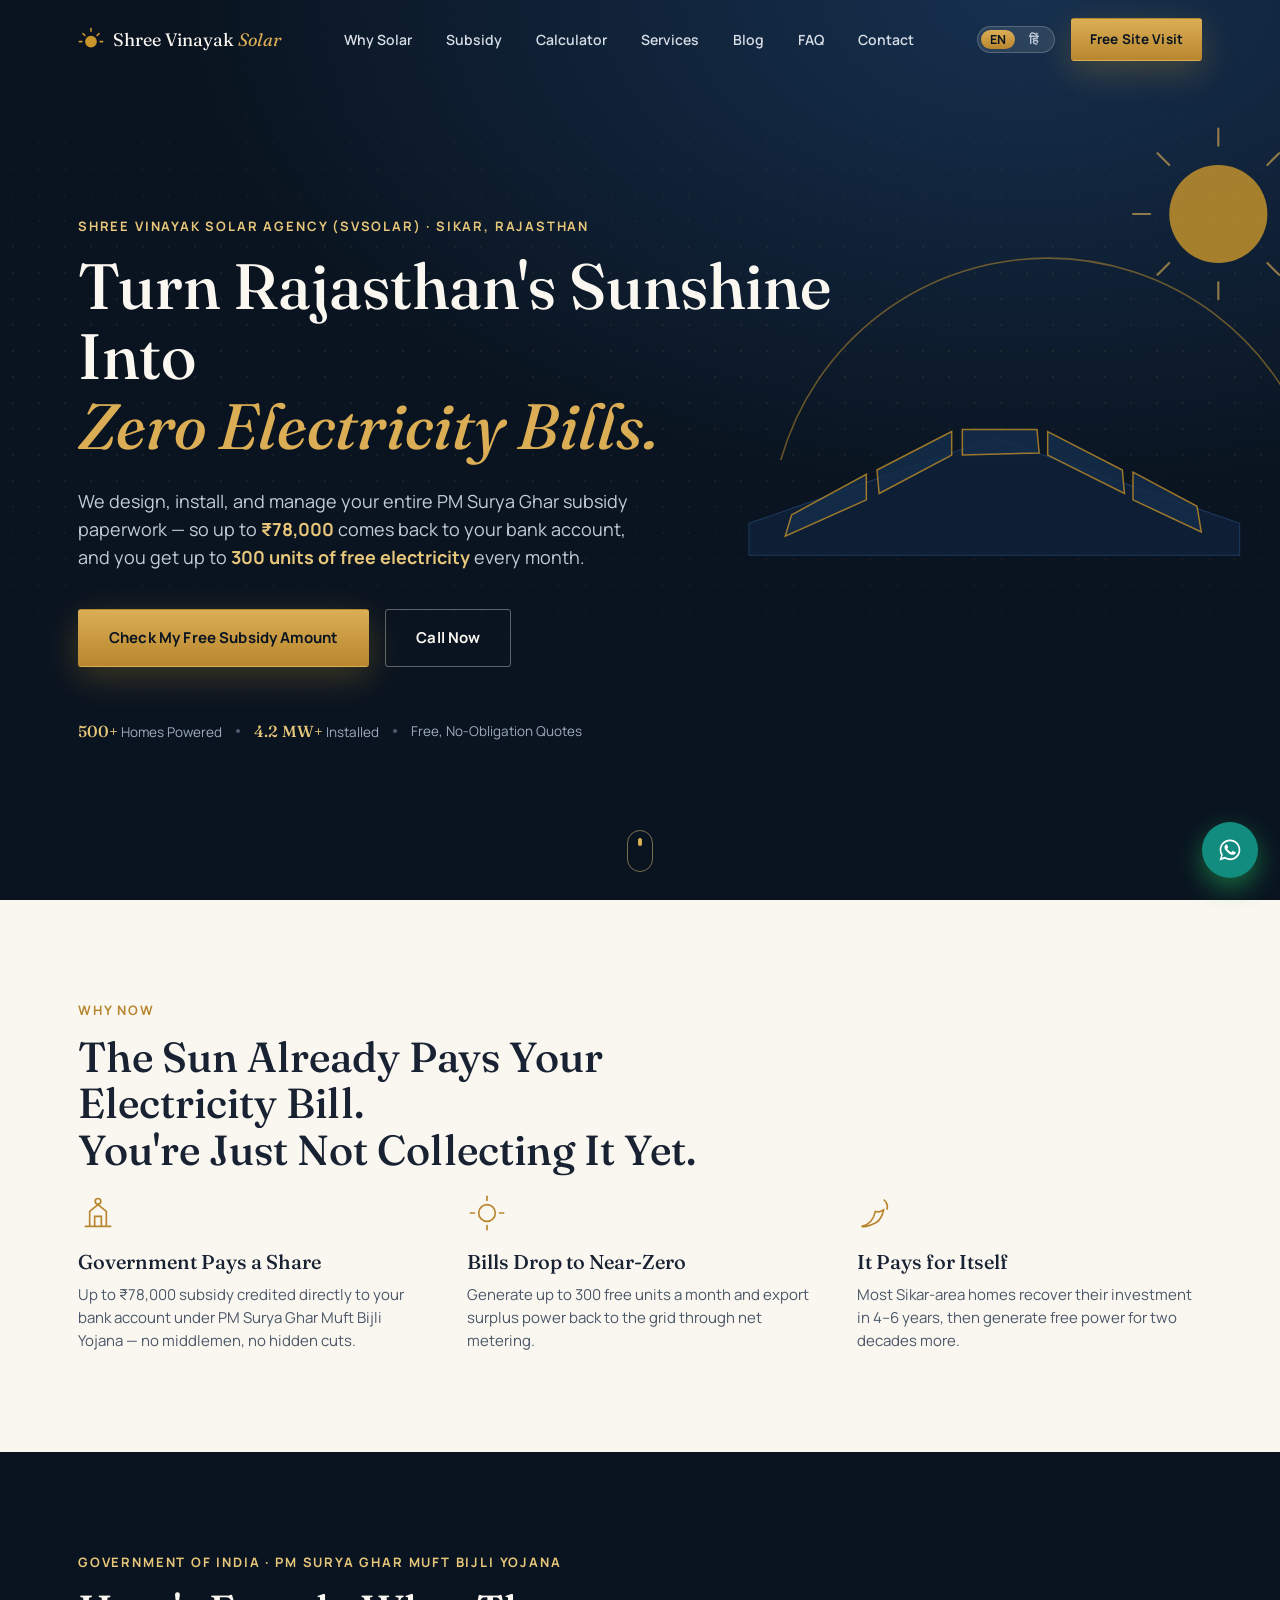
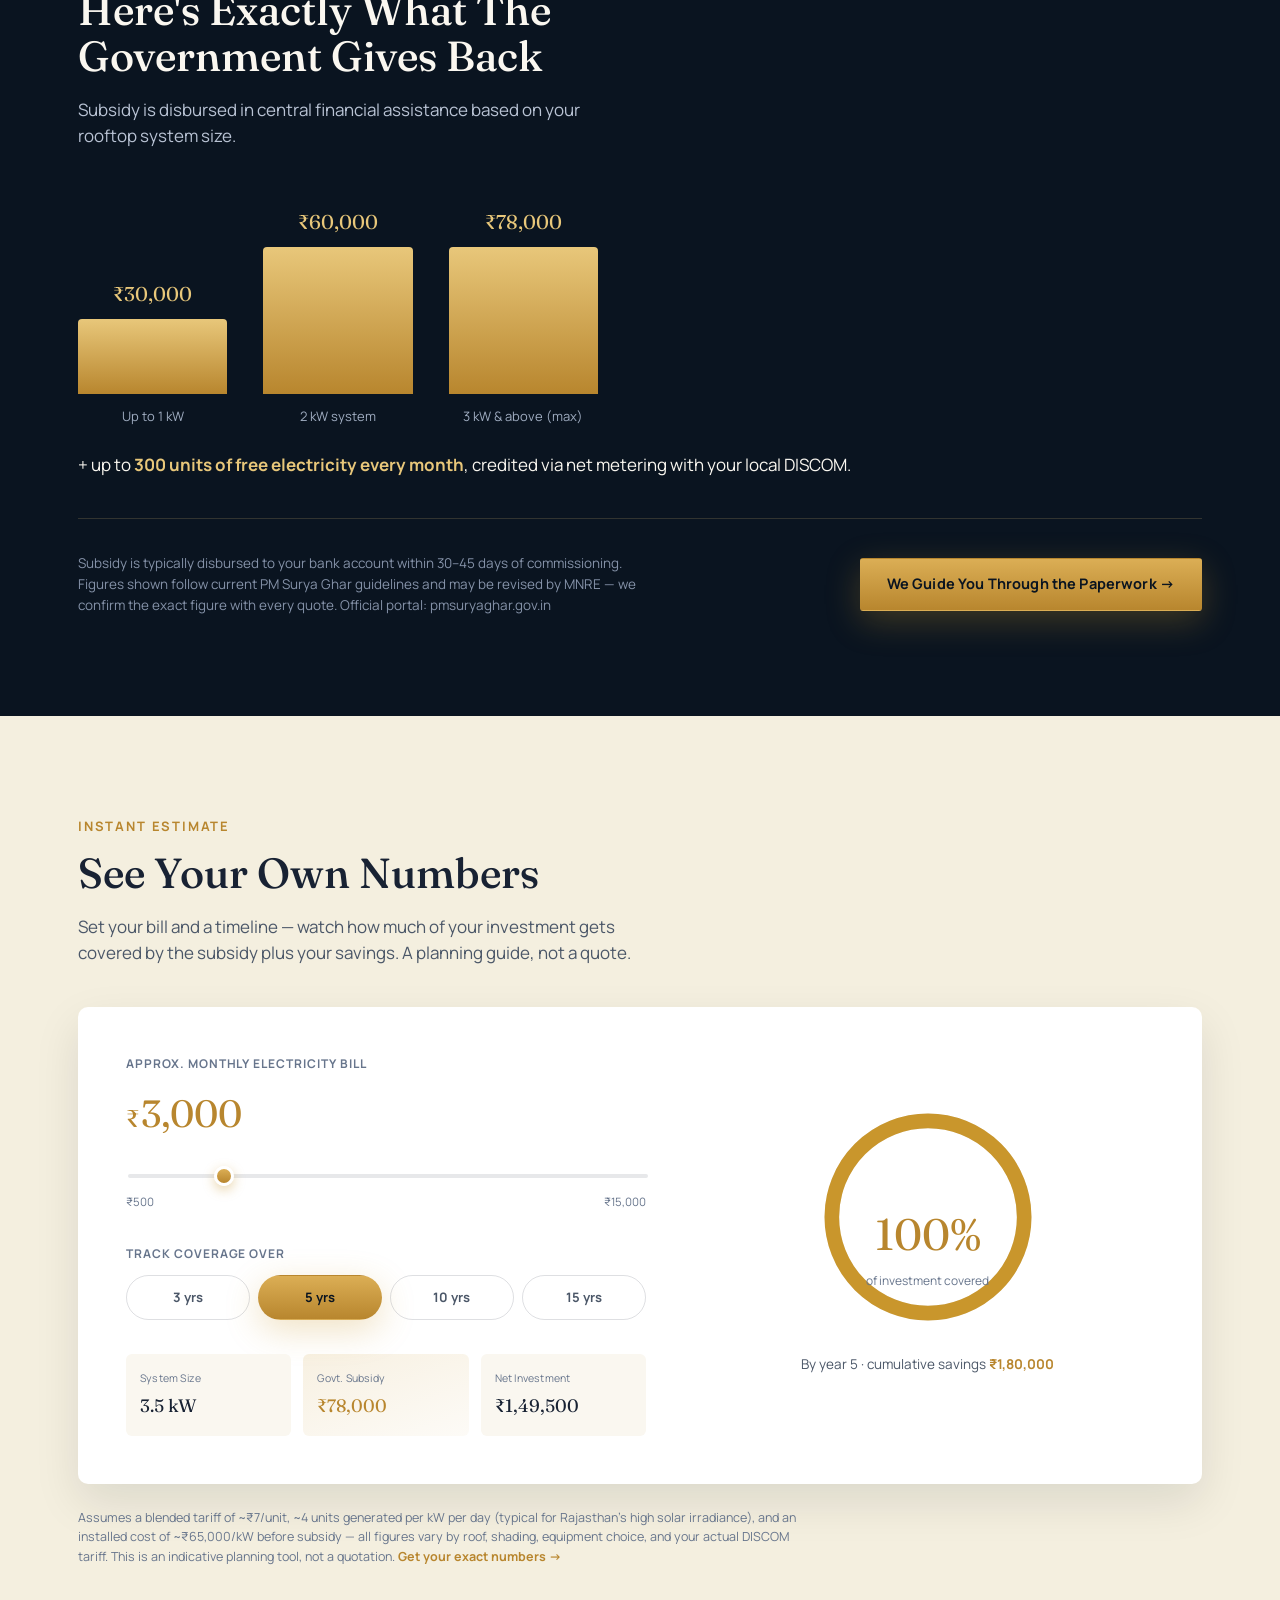
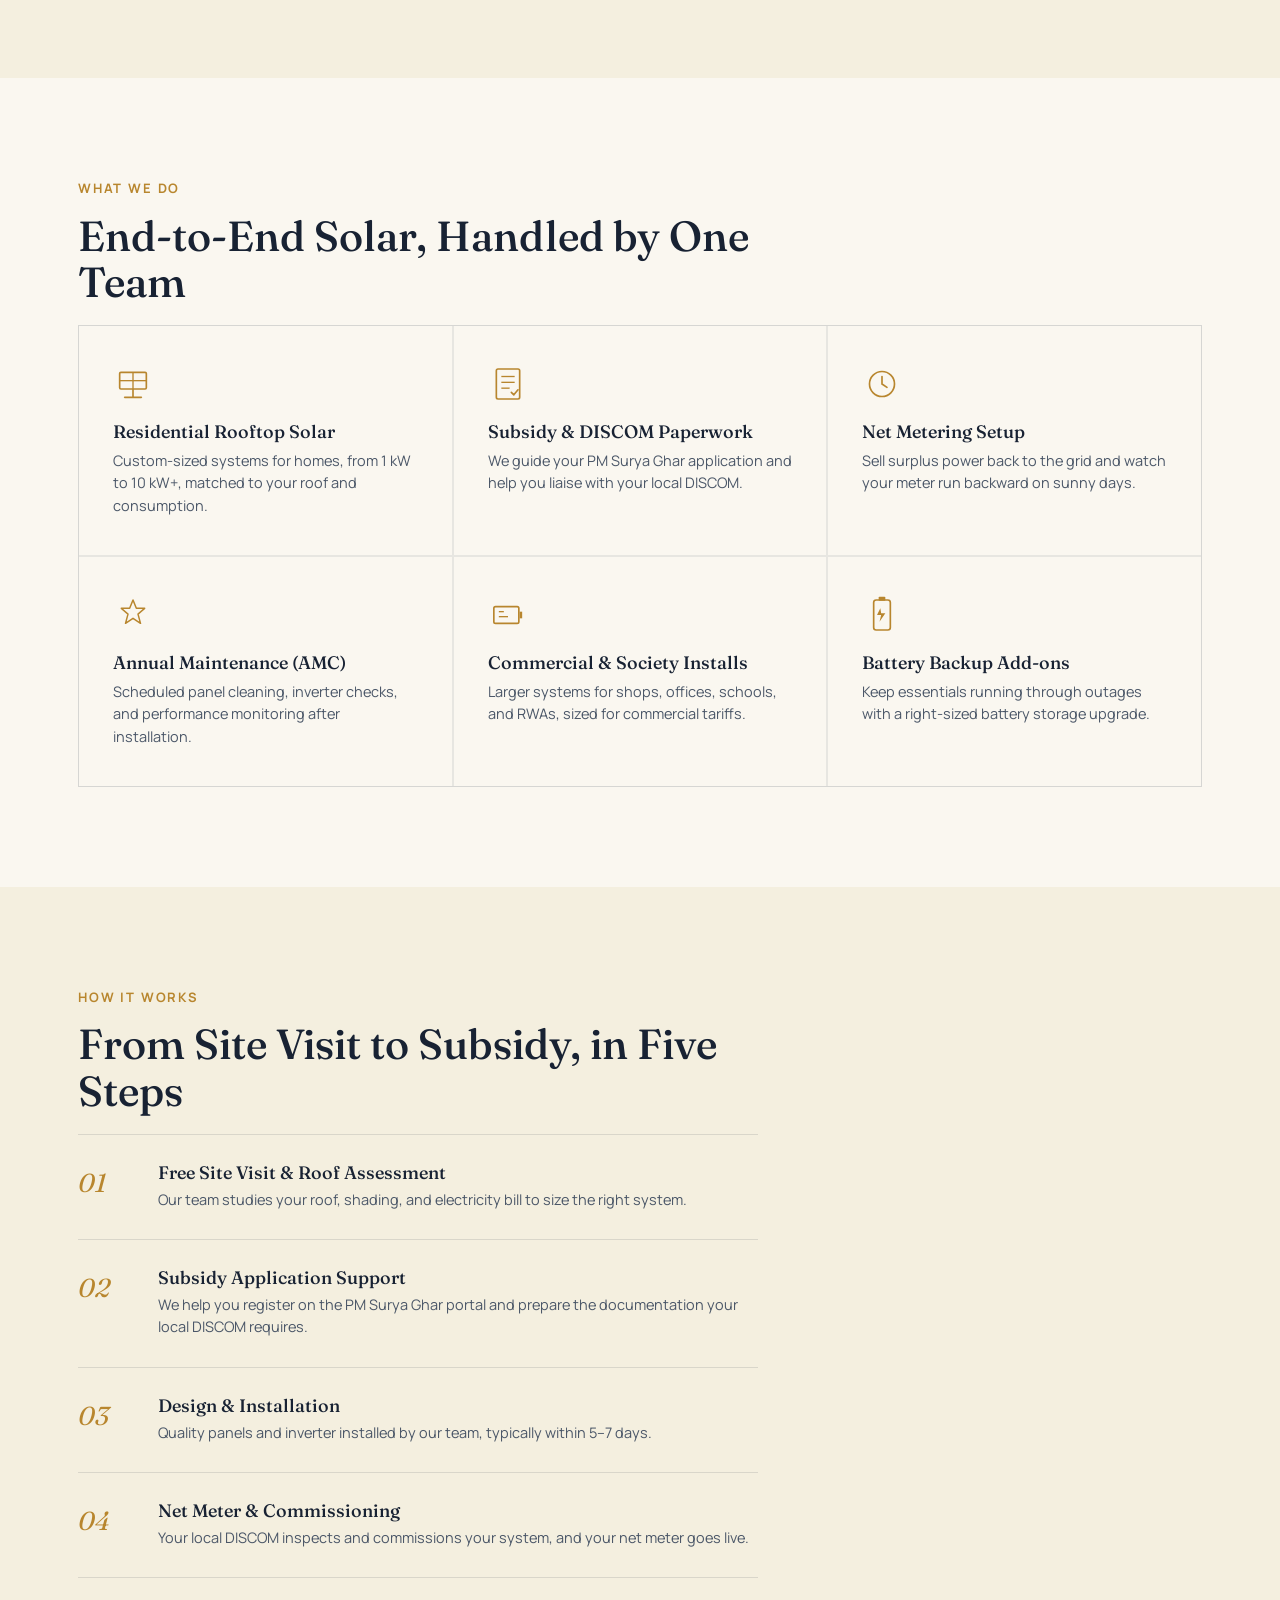
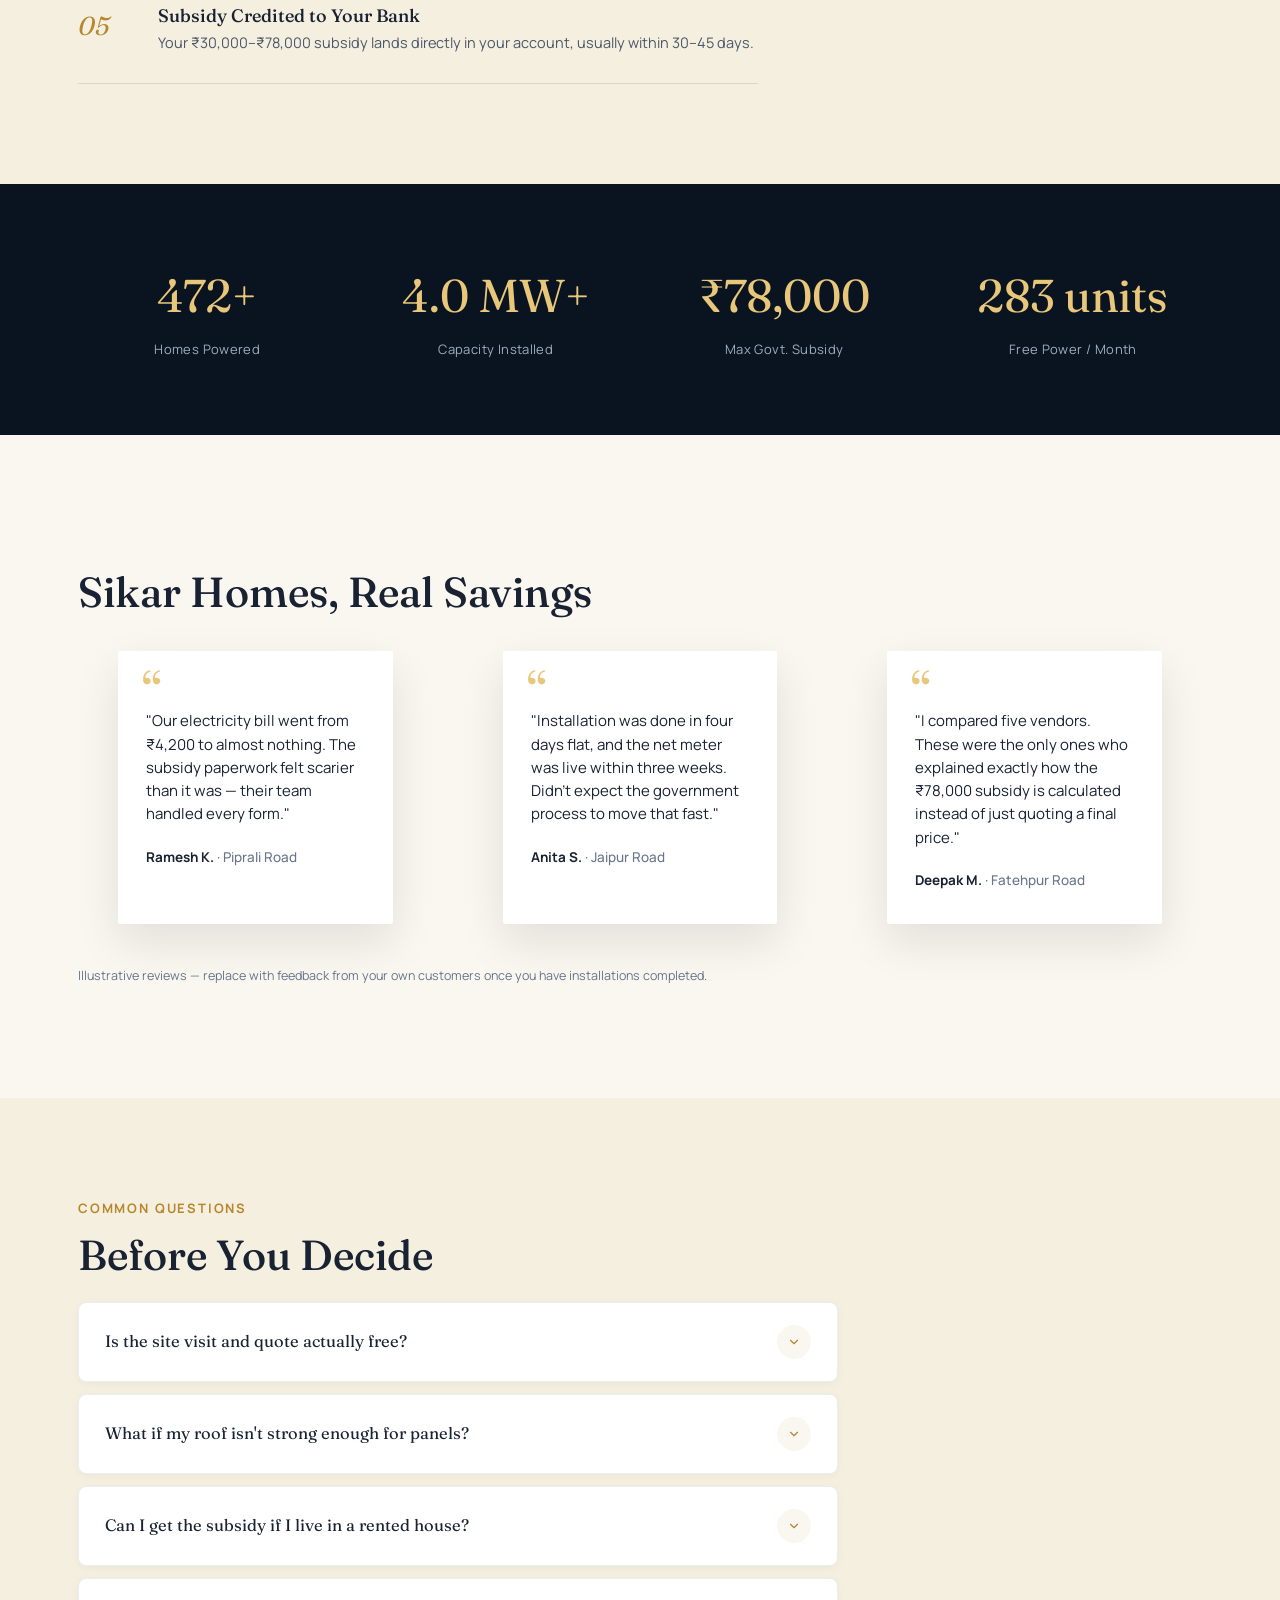
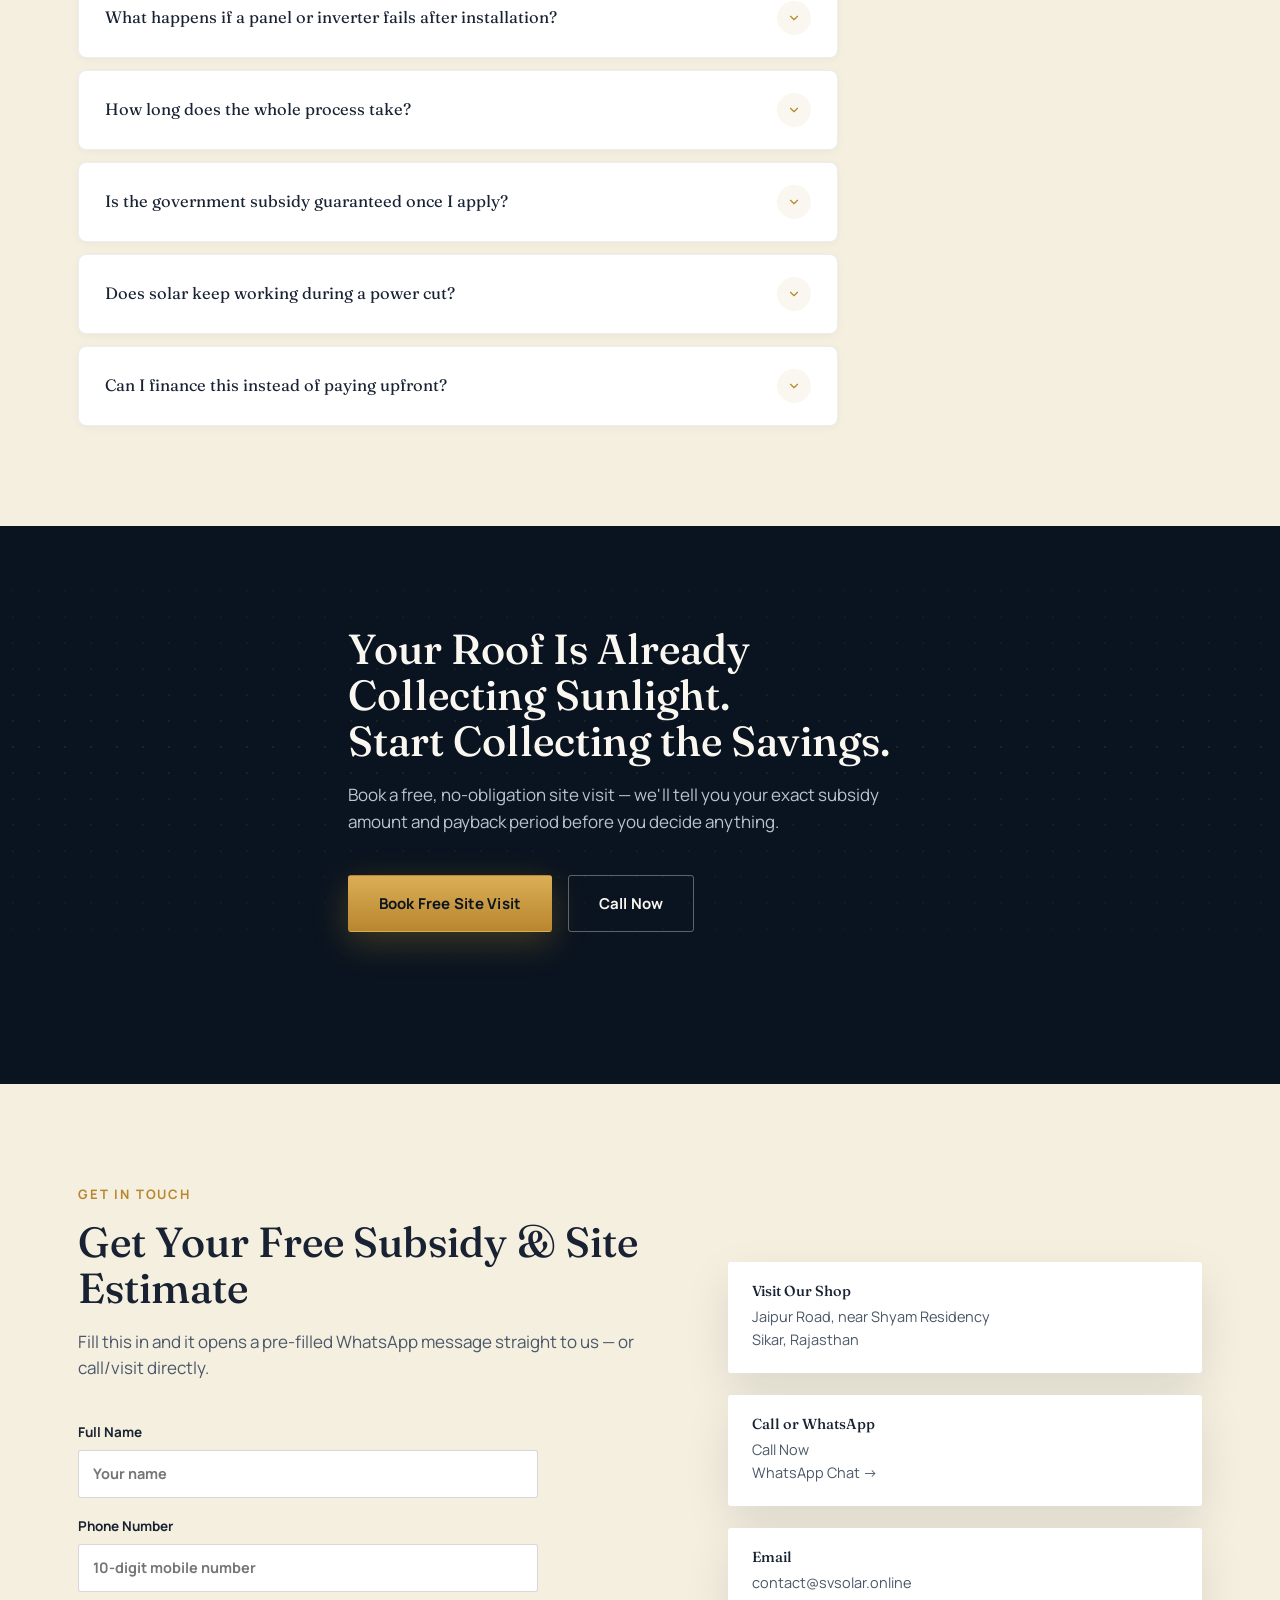
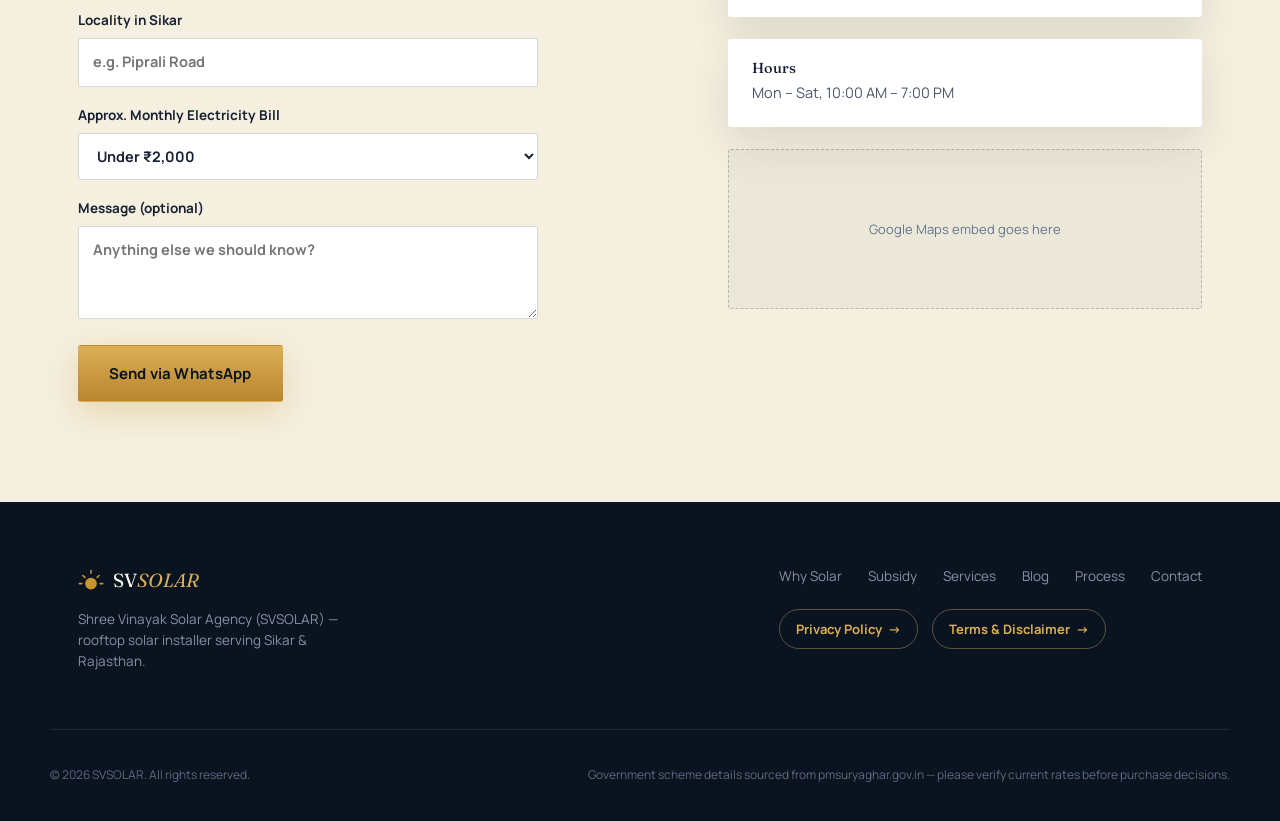
<file: index.html>
<!DOCTYPE html>
<html lang="en">
<head>
<meta charset="UTF-8">
<meta name="google-site-verification" content="e2ynMl9WnZSCU8bjYGTIFZzNcXRfY9hF8iK5Xwq47rM" />
<meta name="viewport" content="width=device-width, initial-scale=1.0">
<script async src="https://pagead2.googlesyndication.com/pagead/js/adsbygoogle.js?client=ca-pub-9946067025800879"
     crossorigin="anonymous"></script>
<title>Shree Vinayak Solar Agency (SVSOLAR) — Best Solar Company in Sikar, Rajasthan</title>
<meta name="description" content="Shree Vinayak Solar Agency (SVSOLAR) — Sikar's rooftop solar installer. Free site visit, PM Surya Ghar subsidy up to ₹78,000, and 300 free electricity units every month.">

<!-- NOTE: replace https://svsolar.online/ below with your actual live URL once deployed, if different -->
<link rel="canonical" href="https://svsolar.online/">

<meta property="og:type" content="website">
<meta property="og:site_name" content="SVSOLAR">
<meta property="og:title" content="Shree Vinayak Solar Agency (SVSOLAR) — Best Solar Company in Sikar">
<meta property="og:description" content="Shree Vinayak Solar Agency (SVSOLAR) — Sikar's rooftop solar installer. Free site visit, PM Surya Ghar subsidy up to ₹78,000, and 300 free electricity units every month.">
<meta property="og:image" content="https://svsolar.online/og-image.png">
<meta property="og:image:width" content="1200">
<meta property="og:image:height" content="630">
<meta property="og:url" content="https://svsolar.online/">
<meta property="og:locale" content="en_IN">

<meta name="twitter:card" content="summary_large_image">
<meta name="twitter:title" content="Shree Vinayak Solar Agency (SVSOLAR) — Sikar">
<meta name="twitter:description" content="PM Surya Ghar subsidy up to ₹78,000, handled end-to-end. Free site visit in Sikar.">
<meta name="twitter:image" content="https://svsolar.online/og-image.png">

<!--
  ============================================================
  SVSOLAR — Sikar, Rajasthan. Business details filled in below.
  Still pending: real Google Maps embed (see contact section —
  search "MAPS_EMBED"). Stats in the STATS section and testimonials
  are placeholders — swap for real numbers/reviews once available.
  Government subsidy figures follow current PM Surya Ghar guidelines —
  reverify at pmsuryaghar.gov.in before quoting customers, since these
  can be revised.
  ============================================================
-->

<link rel="icon" href="data:image/svg+xml,%3Csvg xmlns='http://www.w3.org/2000/svg' viewBox='0 0 100 100'%3E%3Ccircle cx='50' cy='58' r='26' fill='%23C9962C'/%3E%3Cg stroke='%23C9962C' stroke-width='6' stroke-linecap='round'%3E%3Cline x1='50' y1='10' x2='50' y2='20'/%3E%3Cline x1='18' y1='58' x2='8' y2='58'/%3E%3Cline x1='92' y1='58' x2='82' y2='58'/%3E%3Cline x1='27' y1='35' x2='20' y2='28'/%3E%3Cline x1='73' y1='35' x2='80' y2='28'/%3E%3C/g%3E%3C/svg%3E">
<link rel="apple-touch-icon" href="apple-touch-icon.png">
<link rel="manifest" href="site.webmanifest">
<meta name="theme-color" content="#0A1420">

<link rel="preconnect" href="https://fonts.googleapis.com">
<link rel="preconnect" href="https://fonts.gstatic.com" crossorigin>
<link href="https://fonts.googleapis.com/css2?family=Fraunces:ital,opsz,wght@0,9..144,400;0,9..144,500;0,9..144,600;1,9..144,500&family=Manrope:wght@400;500;600;700;800&display=swap" rel="stylesheet">

<link rel="stylesheet" href="styles.css">

<!-- Structured data for local search (SEO). Replace placeholder values. -->
<script type="application/ld+json">
{
  "@context": "https://schema.org",
  "@type": "HomeAndConstructionBusiness",
  "name": "Shree Vinayak Solar Agency",
  "alternateName": "SVSOLAR",
  "image": "",
  "telephone": "+91-7727852619",
  "email": "contact@svsolar.online",
  "address": {
    "@type": "PostalAddress",
    "streetAddress": "Jaipur Road, near Shyam Residency",
    "addressLocality": "Sikar",
    "addressRegion": "Rajasthan",
    "addressCountry": "IN"
  },
  "areaServed": "Sikar, Rajasthan",
  "priceRange": "₹₹"
}
</script>
<script type="application/ld+json">
{
  "@context": "https://schema.org",
  "@type": "FAQPage",
  "mainEntity": [
    {"@type": "Question", "name": "Is the site visit and quote actually free?", "acceptedAnswer": {"@type": "Answer", "text": "Yes — the roof assessment, system sizing, and quotation cost nothing and carry no obligation to proceed."}},
    {"@type": "Question", "name": "What if my roof isn't strong enough for panels?", "acceptedAnswer": {"@type": "Answer", "text": "Our site visit includes a structural check. Most RCC rooftops in Sikar handle standard mounting without reinforcement; if yours needs extra support, we flag it and price it upfront."}},
    {"@type": "Question", "name": "Can I get the subsidy if I live in a rented house?", "acceptedAnswer": {"@type": "Answer", "text": "The PM Surya Ghar subsidy is linked to the electricity connection and typically requires the applicant to be the registered consumer, with the property owner's consent for installation."}},
    {"@type": "Question", "name": "What happens if a panel or inverter fails after installation?", "acceptedAnswer": {"@type": "Answer", "text": "Panels typically carry a manufacturer performance warranty of around 25 years, and inverters around 5–10 years depending on brand. An Annual Maintenance Contract is also available."}},
    {"@type": "Question", "name": "How long does the whole process take?", "acceptedAnswer": {"@type": "Answer", "text": "Most homes go from application to power generation in roughly 4–6 weeks, depending mainly on DISCOM feasibility approval timelines."}},
    {"@type": "Question", "name": "Is the government subsidy guaranteed once I apply?", "acceptedAnswer": {"@type": "Answer", "text": "No — it is approved by MNRE and the DISCOM based on eligibility, documentation, ALMM-listed panels, and installation by an empanelled vendor."}},
    {"@type": "Question", "name": "Does solar keep working during a power cut?", "acceptedAnswer": {"@type": "Answer", "text": "A standard on-grid system shuts off automatically during outages for safety. A battery backup add-on is available for those who want power during outages too."}},
    {"@type": "Question", "name": "Can I finance this instead of paying upfront?", "acceptedAnswer": {"@type": "Answer", "text": "Several nationalised banks offer collateral-free solar loans for systems under PM Surya Ghar Muft Bijli Yojana; current rates and limits are confirmed during the site visit."}}
  ]
}
</script>
</head>
<body>

<!-- ================= NAV ================= -->
<header class="nav" id="top">
  <div class="nav__inner">
    <a href="#top" class="nav__brand">
      <svg class="nav__mark" viewBox="0 0 40 40" aria-hidden="true"><circle cx="20" cy="24" r="9" fill="currentColor"/><g stroke="currentColor" stroke-width="2.4" stroke-linecap="round"><line x1="20" y1="4" x2="20" y2="8"/><line x1="6" y1="24" x2="2" y2="24"/><line x1="38" y1="24" x2="34" y2="24"/><line x1="10.5" y1="14.5" x2="7.5" y2="11.5"/><line x1="29.5" y1="14.5" x2="32.5" y2="11.5"/></g></svg>
      <span class="nav__brand-full" data-i18n="nav_brand" data-i18n-html>Shree Vinayak <em>Solar</em></span>
    </a>

    <nav class="nav__links" id="navLinks">
      <a href="#why" data-i18n="nav_why">Why Solar</a>
      <a href="#subsidy" data-i18n="nav_subsidy">Subsidy</a>
      <a href="#calculator" data-i18n="nav_calculator">Calculator</a>
      <a href="#services" data-i18n="nav_services">Services</a>
      <a href="/blog.html" data-i18n="nav_blog">Blog</a>
      <a href="#faq" data-i18n="nav_faq">FAQ</a>
      <a href="#contact" data-i18n="nav_contact">Contact</a>
    </nav>

    <div class="nav__actions">
      <button class="lang-toggle" id="langToggle" aria-label="Switch language / भाषा बदलें">
        <span class="lang-toggle__pill" id="langTogglePill"></span>
        <span class="lang-toggle__opt is-active" data-lang="en">EN</span>
        <span class="lang-toggle__opt" data-lang="hi">हिं</span>
      </button>
      <a href="#contact" class="btn btn--gold btn--sm" data-i18n="nav_cta">Free Site Visit</a>
      <button class="nav__burger" id="navBurger" aria-label="Open menu" aria-expanded="false">
        <span></span><span></span><span></span>
      </button>
    </div>
  </div>
</header>

<!-- ================= HERO ================= -->
<section class="hero">
  <canvas class="hero__pattern" aria-hidden="true"></canvas>

  <svg class="hero__sun" viewBox="0 0 600 500" aria-hidden="true">
    <path id="sunArc" d="M 60 380 A 260 260 0 0 1 560 380" fill="none" stroke="#C9962C" stroke-width="1.5" stroke-linecap="round" opacity="0.55"/>
    <g class="sun-rays">
      <circle cx="470" cy="150" r="46" fill="#C9962C" opacity="0.9"/>
      <g stroke="#DBAE55" stroke-width="2" stroke-linecap="round" opacity="0.7">
        <line x1="470" y1="70" x2="470" y2="86"/>
        <line x1="470" y1="214" x2="470" y2="230"/>
        <line x1="390" y1="150" x2="406" y2="150"/>
        <line x1="534" y1="150" x2="550" y2="150"/>
        <line x1="413" y1="93" x2="424" y2="104"/>
        <line x1="516" y1="196" x2="527" y2="207"/>
        <line x1="527" y1="93" x2="516" y2="104"/>
        <line x1="424" y1="196" x2="413" y2="207"/>
      </g>
    </g>
    <!-- rooftop with panel grid -->
    <g transform="translate(30,360)">
      <polygon points="0,80 230,0 460,80 460,110 0,110" fill="#0F2038" stroke="#1E3E63" stroke-width="1"/>
      <g stroke="#C9962C" stroke-width="1.4" opacity="0.85">
        <polygon points="40,72 110,34 110,58 34,92" fill="#16304F"/>
        <polygon points="120,30 190,-6 190,16 122,52" fill="#16304F"/>
        <polygon points="200,-8 270,-8 272,14 200,16" fill="#16304F"/>
        <polygon points="280,-6 350,30 352,52 280,16" fill="#16304F"/>
        <polygon points="360,32 420,64 424,88 360,58" fill="#16304F"/>
      </g>
    </g>
  </svg>

  <div class="hero__inner">
    <p class="eyebrow eyebrow--light hero-anim" style="--d:0" data-i18n="hero_eyebrow">Shree Vinayak Solar Agency (SVSOLAR) · Sikar, Rajasthan</p>
    <h1 class="hero__title">
      <span class="hero-anim" style="--d:1" data-i18n="hero_title_1">Turn Rajasthan's Sunshine Into</span>
      <span class="hero-anim hero__title--accent" style="--d:2" data-i18n="hero_title_2">Zero Electricity Bills.</span>
    </h1>
    <p class="hero__sub hero-anim" style="--d:3" data-i18n="hero_sub" data-i18n-html>We design, install, and manage your entire PM Surya Ghar subsidy paperwork —
      so up to <strong>₹78,000</strong> comes back to your bank account, and you get up to
      <strong>300 units of free electricity</strong> every month.</p>

    <div class="hero__cta hero-anim" style="--d:4">
      <a href="#contact" class="btn btn--gold btn--lg" data-i18n="hero_cta1">Check My Free Subsidy Amount</a>
      <a href="tel:+917727852619" class="btn btn--ghost btn--lg" data-i18n="hero_cta2">Call Now</a>
    </div>

    <div class="hero__trust hero-anim" style="--d:5">
      <span data-i18n="hero_trust1" data-i18n-html><strong>500+</strong> Homes Powered</span>
      <span class="dot" aria-hidden="true"></span>
      <span data-i18n="hero_trust2" data-i18n-html><strong>4.2 MW+</strong> Installed</span>
      <span class="dot" aria-hidden="true"></span>
      <span data-i18n="hero_trust3">Free, No-Obligation Quotes</span>
    </div>
  </div>

  <a href="#why" class="hero__scroll" aria-label="Scroll to content"><span></span></a>
</section>

<!-- ================= WHY SOLAR ================= -->
<section class="section section--ivory" id="why">
  <div class="container">
    <p class="eyebrow reveal" data-i18n="why_eyebrow">Why Now</p>
    <h2 class="section__title reveal" data-i18n="why_title" data-i18n-html>The Sun Already Pays Your Electricity Bill.<br>You're Just Not Collecting It Yet.</h2>

    <div class="why-grid">
      <div class="why-item reveal">
        <svg class="why-icon" viewBox="0 0 48 48" aria-hidden="true"><path d="M8 40h32M14 40V22l10-8 10 8v18" stroke="currentColor" stroke-width="2" fill="none" stroke-linejoin="round"/><path d="M20 40V28h8v12" stroke="currentColor" stroke-width="2" fill="none"/><circle cx="24" cy="10" r="3.4" stroke="currentColor" stroke-width="2" fill="none"/></svg>
        <h3 data-i18n="why1_title">Government Pays a Share</h3>
        <p data-i18n="why1_desc">Up to ₹78,000 subsidy credited directly to your bank account under PM Surya Ghar Muft Bijli Yojana — no middlemen, no hidden cuts.</p>
      </div>
      <div class="why-item reveal">
        <svg class="why-icon" viewBox="0 0 48 48" aria-hidden="true"><circle cx="24" cy="24" r="10" stroke="currentColor" stroke-width="2" fill="none"/><g stroke="currentColor" stroke-width="2" stroke-linecap="round"><line x1="24" y1="4" x2="24" y2="9"/><line x1="24" y1="39" x2="24" y2="44"/><line x1="4" y1="24" x2="9" y2="24"/><line x1="39" y1="24" x2="44" y2="24"/></g></svg>
        <h3 data-i18n="why2_title">Bills Drop to Near-Zero</h3>
        <p data-i18n="why2_desc">Generate up to 300 free units a month and export surplus power back to the grid through net metering.</p>
      </div>
      <div class="why-item reveal">
        <svg class="why-icon" viewBox="0 0 48 48" aria-hidden="true"><path d="M6 40c8-2 14-8 16-18 6 2 10-2 10-2s-2 12-10 16c-6 3-12 5-16 4z" stroke="currentColor" stroke-width="2" fill="none" stroke-linejoin="round"/><path d="M32 8s6 4 4 12" stroke="currentColor" stroke-width="2" fill="none"/></svg>
        <h3 data-i18n="why3_title">It Pays for Itself</h3>
        <p data-i18n="why3_desc">Most Sikar-area homes recover their investment in 4–6 years, then generate free power for two decades more.</p>
      </div>
    </div>
  </div>
</section>
<ins class="adsbygoogle"
     style="display:block"
     data-ad-client="ca-pub-9946067025800879"
     data-ad-slot="9845944278"
     data-ad-format="auto"
     data-full-width-responsive="true"></ins>
<script>
     (adsbygoogle = window.adsbygoogle || []).push({});
</script>
<!-- ================= SUBSIDY ================= -->
<section class="section section--navy" id="subsidy">
  <div class="container">
    <p class="eyebrow eyebrow--light reveal" data-i18n="subsidy_eyebrow">Government of India · PM Surya Ghar Muft Bijli Yojana</p>
    <h2 class="section__title section__title--light reveal" data-i18n="subsidy_title">Here's Exactly What The Government Gives Back</h2>
    <p class="section__lead reveal" data-i18n="subsidy_lead">Subsidy is disbursed in central financial assistance based on your rooftop system size.</p>

    <div class="subsidy-bars reveal">
      <div class="subsidy-bar" style="--h:34%">
        <span class="subsidy-bar__amount">₹30,000</span>
        <div class="subsidy-bar__fill"></div>
        <span class="subsidy-bar__label" data-i18n="subsidy_bar1_label">Up to 1 kW</span>
      </div>
      <div class="subsidy-bar" style="--h:68%">
        <span class="subsidy-bar__amount">₹60,000</span>
        <div class="subsidy-bar__fill"></div>
        <span class="subsidy-bar__label" data-i18n="subsidy_bar2_label">2 kW system</span>
      </div>
      <div class="subsidy-bar" style="--h:100%">
        <span class="subsidy-bar__amount">₹78,000</span>
        <div class="subsidy-bar__fill"></div>
        <span class="subsidy-bar__label" data-i18n="subsidy_bar3_label">3 kW &amp; above (max)</span>
      </div>
    </div>

    <p class="subsidy-note reveal" data-i18n="subsidy_note" data-i18n-html>+ up to <strong>300 units of free electricity every month</strong>, credited via net metering with your local DISCOM.</p>

    <div class="subsidy-footer reveal">
      <p data-i18n="subsidy_footer_p" data-i18n-html>Subsidy is typically disbursed to your bank account within 30–45 days of commissioning. Figures shown follow current PM Surya Ghar guidelines and may be revised by MNRE — we confirm the exact figure with every quote. Official portal: <span class="nowrap">pmsuryaghar.gov.in</span></p>
      <a href="#contact" class="btn btn--gold" data-i18n="subsidy_cta">We Guide You Through the Paperwork →</a>
    </div>
  </div>
</section>

<!-- ================= CALCULATOR ================= -->
<section class="section section--cream" id="calculator">
  <div class="container">
    <p class="eyebrow reveal" data-i18n="calc_eyebrow">Instant Estimate</p>
    <h2 class="section__title reveal" data-i18n="calc_title">See Your Own Numbers</h2>
    <p class="section__lead reveal" data-i18n="calc_lead">Set your bill and a timeline — watch how much of your investment gets covered by the subsidy plus your savings. A planning guide, not a quote.</p>

    <div class="calc reveal">
      <div class="calc__controls">
        <div class="calc__field">
          <label for="calcBill" data-i18n="calc_bill_label">Approx. monthly electricity bill</label>
          <div class="calc__bill-value"><span>₹</span><span id="calcBillDisplay">3,000</span></div>
          <input type="range" id="calcBill" min="500" max="15000" step="100" value="3000">
          <div class="calc__range-labels"><span>₹500</span><span>₹15,000</span></div>
        </div>

        <div class="calc__field">
          <label data-i18n="calc_tenure_label">Track coverage over</label>
          <div class="calc__tenure" id="calcTenure" role="tablist">
            <button class="calc__tenure-btn" data-years="3" role="tab" data-i18n="calc_tenure_3">3 yrs</button>
            <button class="calc__tenure-btn is-active" data-years="5" role="tab" aria-selected="true" data-i18n="calc_tenure_5">5 yrs</button>
            <button class="calc__tenure-btn" data-years="10" role="tab" data-i18n="calc_tenure_10">10 yrs</button>
            <button class="calc__tenure-btn" data-years="15" role="tab" data-i18n="calc_tenure_15">15 yrs</button>
          </div>
        </div>

        <div class="calc__stats">
          <div class="calc__stat">
            <span class="calc__stat-label" data-i18n="calc_stat1_label">System Size</span>
            <span class="calc__stat-value" id="calcKw">3 kW</span>
          </div>
          <div class="calc__stat calc__stat--gold">
            <span class="calc__stat-label" data-i18n="calc_stat2_label">Govt. Subsidy</span>
            <span class="calc__stat-value" id="calcSubsidy">₹78,000</span>
          </div>
          <div class="calc__stat">
            <span class="calc__stat-label" data-i18n="calc_stat3_label">Net Investment</span>
            <span class="calc__stat-value" id="calcNetCost">₹1,17,000</span>
          </div>
        </div>
      </div>

      <div class="calc__visual">
        <svg class="calc__ring" viewBox="0 0 220 220">
          <circle class="calc__ring-track" cx="110" cy="110" r="92"></circle>
          <circle class="calc__ring-fill" id="calcRingFill" cx="110" cy="110" r="92"></circle>
        </svg>
        <div class="calc__ring-center">
          <span class="calc__ring-percent" id="calcCoveragePct">0%</span>
          <span class="calc__ring-caption" data-i18n="calc_ring_caption">of investment covered</span>
        </div>
        <p class="calc__visual-footer"><span id="calcYearsLabel">By year 5</span> <span data-i18n="calc_cumtext">· cumulative savings </span><strong id="calcCumSavings">₹0</strong></p>
      </div>
    </div>

    <p class="calc__disclaimer reveal" data-i18n="calc_disclaimer" data-i18n-html>Assumes a blended tariff of ~₹7/unit, ~4 units generated per kW per day (typical for Rajasthan's high solar irradiance), and an installed cost of ~₹65,000/kW before subsidy — all figures vary by roof, shading, equipment choice, and your actual DISCOM tariff. This is an indicative planning tool, not a quotation. <a href="#contact">Get your exact numbers →</a></p>
  </div>
</section>
<ins class="adsbygoogle"
     style="display:block"
     data-ad-client="ca-pub-9946067025800879"
     data-ad-slot="9845944278"
     data-ad-format="auto"
     data-full-width-responsive="true"></ins>
<script>
     (adsbygoogle = window.adsbygoogle || []).push({});
</script>
<!-- ================= SERVICES ================= -->
<section class="section section--ivory" id="services">
  <div class="container">
    <p class="eyebrow reveal" data-i18n="services_eyebrow">What We Do</p>
    <h2 class="section__title reveal" data-i18n="services_title">End-to-End Solar, Handled by One Team</h2>

    <div class="services-grid">
      <div class="service-card reveal">
        <svg class="why-icon" viewBox="0 0 48 48" aria-hidden="true"><rect x="8" y="10" width="32" height="20" rx="1.5" stroke="currentColor" stroke-width="2" fill="none"/><line x1="8" y1="20" x2="40" y2="20" stroke="currentColor" stroke-width="1.6"/><line x1="24" y1="10" x2="24" y2="30" stroke="currentColor" stroke-width="1.6"/><line x1="24" y1="30" x2="24" y2="40" stroke="currentColor" stroke-width="2"/><line x1="14" y1="40" x2="34" y2="40" stroke="currentColor" stroke-width="2" stroke-linecap="round"/></svg>
        <h3 data-i18n="svc1_title">Residential Rooftop Solar</h3>
        <p data-i18n="svc1_desc">Custom-sized systems for homes, from 1 kW to 10 kW+, matched to your roof and consumption.</p>
      </div>
      <div class="service-card reveal">
        <svg class="why-icon" viewBox="0 0 48 48" aria-hidden="true"><rect x="10" y="6" width="28" height="36" rx="2" stroke="currentColor" stroke-width="2" fill="none"/><line x1="16" y1="15" x2="32" y2="15" stroke="currentColor" stroke-width="1.6"/><line x1="16" y1="22" x2="32" y2="22" stroke="currentColor" stroke-width="1.6"/><line x1="16" y1="29" x2="26" y2="29" stroke="currentColor" stroke-width="1.6"/><path d="M28 34l3 3 5-6" stroke="currentColor" stroke-width="2" fill="none" stroke-linecap="round" stroke-linejoin="round"/></svg>
        <h3 data-i18n="svc2_title">Subsidy &amp; DISCOM Paperwork</h3>
        <p data-i18n="svc2_desc">We guide your PM Surya Ghar application and help you liaise with your local DISCOM.</p>
      </div>
      <div class="service-card reveal">
        <svg class="why-icon" viewBox="0 0 48 48" aria-hidden="true"><circle cx="24" cy="24" r="15" stroke="currentColor" stroke-width="2" fill="none"/><path d="M24 15v9l6 4" stroke="currentColor" stroke-width="2" fill="none" stroke-linecap="round"/></svg>
        <h3 data-i18n="svc3_title">Net Metering Setup</h3>
        <p data-i18n="svc3_desc">Sell surplus power back to the grid and watch your meter run backward on sunny days.</p>
      </div>
      <div class="service-card reveal">
        <svg class="why-icon" viewBox="0 0 48 48" aria-hidden="true"><path d="M24 6l4 10h10l-8 7 3 11-9-6-9 6 3-11-8-7h10z" stroke="currentColor" stroke-width="1.8" fill="none" stroke-linejoin="round"/></svg>
        <h3 data-i18n="svc4_title">Annual Maintenance (AMC)</h3>
        <p data-i18n="svc4_desc">Scheduled panel cleaning, inverter checks, and performance monitoring after installation.</p>
      </div>
      <div class="service-card reveal">
        <svg class="why-icon" viewBox="0 0 48 48" aria-hidden="true"><rect x="7" y="14" width="30" height="20" rx="2" stroke="currentColor" stroke-width="2" fill="none"/><rect x="38" y="20" width="3" height="8" fill="currentColor"/><line x1="13" y1="20" x2="19" y2="20" stroke="currentColor" stroke-width="1.6"/><line x1="13" y1="26" x2="24" y2="26" stroke="currentColor" stroke-width="1.6"/></svg>
        <h3 data-i18n="svc5_title">Commercial &amp; Society Installs</h3>
        <p data-i18n="svc5_desc">Larger systems for shops, offices, schools, and RWAs, sized for commercial tariffs.</p>
      </div>
      <div class="service-card reveal">
        <svg class="why-icon" viewBox="0 0 48 48" aria-hidden="true"><rect x="14" y="6" width="20" height="36" rx="3" stroke="currentColor" stroke-width="2" fill="none"/><rect x="20" y="2" width="8" height="5" rx="1" fill="currentColor"/><path d="M22 16l-4 8h5l-2 8 7-10h-5z" fill="currentColor"/></svg>
        <h3 data-i18n="svc6_title">Battery Backup Add-ons</h3>
        <p data-i18n="svc6_desc">Keep essentials running through outages with a right-sized battery storage upgrade.</p>
      </div>
    </div>
  </div>
</section>

<!-- ================= PROCESS ================= -->
<section class="section section--cream" id="process">
  <div class="container">
    <p class="eyebrow reveal" data-i18n="process_eyebrow">How It Works</p>
    <h2 class="section__title reveal" data-i18n="process_title">From Site Visit to Subsidy, in Five Steps</h2>

    <ol class="process-list">
      <li class="process-step reveal">
        <span class="process-step__num">01</span>
        <div><h3 data-i18n="step1_title">Free Site Visit &amp; Roof Assessment</h3><p data-i18n="step1_desc">Our team studies your roof, shading, and electricity bill to size the right system.</p></div>
      </li>
      <li class="process-step reveal">
        <span class="process-step__num">02</span>
        <div><h3 data-i18n="step2_title">Subsidy Application Support</h3><p data-i18n="step2_desc">We help you register on the PM Surya Ghar portal and prepare the documentation your local DISCOM requires.</p></div>
      </li>
      <li class="process-step reveal">
        <span class="process-step__num">03</span>
        <div><h3 data-i18n="step3_title">Design &amp; Installation</h3><p data-i18n="step3_desc">Quality panels and inverter installed by our team, typically within 5–7 days.</p></div>
      </li>
      <li class="process-step reveal">
        <span class="process-step__num">04</span>
        <div><h3 data-i18n="step4_title">Net Meter &amp; Commissioning</h3><p data-i18n="step4_desc">Your local DISCOM inspects and commissions your system, and your net meter goes live.</p></div>
      </li>
      <li class="process-step reveal">
        <span class="process-step__num">05</span>
        <div><h3 data-i18n="step5_title">Subsidy Credited to Your Bank</h3><p data-i18n="step5_desc">Your ₹30,000–₹78,000 subsidy lands directly in your account, usually within 30–45 days.</p></div>
      </li>
    </ol>
  </div>
</section>

<!-- ================= STATS ================= -->
<section class="section section--navy stats">
  <div class="container">
    <div class="stats-grid">
      <div class="stat reveal">
        <span class="stat__num" data-count="500" data-suffix="+">0</span>
        <span class="stat__label" data-i18n="stat1_label">Homes Powered</span>
      </div>
      <div class="stat reveal">
        <span class="stat__num" data-count="4.2" data-decimal="1" data-suffix=" MW+">0</span>
        <span class="stat__label" data-i18n="stat2_label">Capacity Installed</span>
      </div>
      <div class="stat reveal">
        <span class="stat__num" data-static="₹78,000">₹78,000</span>
        <span class="stat__label" data-i18n="stat3_label">Max Govt. Subsidy</span>
      </div>
      <div class="stat reveal">
        <span class="stat__num" data-count="300" data-suffix=" units">0</span>
        <span class="stat__label" data-i18n="stat4_label">Free Power / Month</span>
      </div>
    </div>
  </div>
</section>

<!-- ================= TESTIMONIALS ================= -->
<section class="section section--ivory" id="reviews">
  <div class="container">
    <p class="eyebrow reveal" data-i18n="testi_eyebrow">In Their Words</p>
    <h2 class="section__title reveal" data-i18n="testi_title">Sikar Homes, Real Savings</h2>

    <div class="testimonial-grid">
      <blockquote class="testimonial reveal">
        <p data-i18n="testi1_quote">"Our electricity bill went from ₹4,200 to almost nothing. The subsidy paperwork felt scarier than it was — their team handled every form."</p>
        <cite data-i18n="testi1_cite" data-i18n-html>Ramesh K. <span>· Piprali Road</span></cite>
      </blockquote>
      <blockquote class="testimonial reveal">
        <p data-i18n="testi2_quote">"Installation was done in four days flat, and the net meter was live within three weeks. Didn't expect the government process to move that fast."</p>
        <cite data-i18n="testi2_cite" data-i18n-html>Anita S. <span>· Jaipur Road</span></cite>
      </blockquote>
      <blockquote class="testimonial reveal">
        <p data-i18n="testi3_quote">"I compared five vendors. These were the only ones who explained exactly how the ₹78,000 subsidy is calculated instead of just quoting a final price."</p>
        <cite data-i18n="testi3_cite" data-i18n-html>Deepak M. <span>· Fatehpur Road</span></cite>
      </blockquote>
    </div>
    <p class="testimonial-disclaimer reveal" data-i18n="testi_disclaimer">Illustrative reviews.</p>
  </div>
</section>
<script async src="https://pagead2.googlesyndication.com/pagead/js/adsbygoogle.js?client=ca-pub-9946067025800879"
     crossorigin="anonymous"></script>
<!-- aa -->
<ins class="adsbygoogle"
     style="display:block"
     data-ad-client="ca-pub-9946067025800879"
     data-ad-slot="9845944278"
     data-ad-format="auto"
     data-full-width-responsive="true"></ins>
<script>
     (adsbygoogle = window.adsbygoogle || []).push({});
</script>
<!-- ================= FAQ ================= -->
<section class="section section--cream" id="faq">
  <div class="container">
    <p class="eyebrow reveal" data-i18n="faq_eyebrow">Common Questions</p>
    <h2 class="section__title reveal" data-i18n="faq_title">Before You Decide</h2>

    <div class="faq-list">
      <div class="faq-item reveal">
        <button class="faq-item__q" aria-expanded="false">
          <span data-i18n="faq1_q">Is the site visit and quote actually free?</span>
          <span class="faq-item__icon" aria-hidden="true">
            <svg viewBox="0 0 24 24" fill="none"><path d="M6 9l6 6 6-6" stroke-width="2" stroke-linecap="round" stroke-linejoin="round"/></svg>
          </span>
        </button>
        <div class="faq-item__a"><p data-i18n="faq1_a">Yes — the roof assessment, system sizing, and quotation cost nothing and carry no obligation to proceed.</p></div>
      </div>

      <div class="faq-item reveal">
        <button class="faq-item__q" aria-expanded="false">
          <span data-i18n="faq2_q">What if my roof isn't strong enough for panels?</span>
          <span class="faq-item__icon" aria-hidden="true">
            <svg viewBox="0 0 24 24" fill="none"><path d="M6 9l6 6 6-6" stroke-width="2" stroke-linecap="round" stroke-linejoin="round"/></svg>
          </span>
        </button>
        <div class="faq-item__a"><p data-i18n="faq2_a">Our site visit includes a structural check. Most RCC rooftops in Sikar handle standard mounting without reinforcement; if yours needs extra support, we'll flag it and price it upfront before you commit to anything.</p></div>
      </div>

      <div class="faq-item reveal">
        <button class="faq-item__q" aria-expanded="false">
          <span data-i18n="faq3_q">Can I get the subsidy if I live in a rented house?</span>
          <span class="faq-item__icon" aria-hidden="true">
            <svg viewBox="0 0 24 24" fill="none"><path d="M6 9l6 6 6-6" stroke-width="2" stroke-linecap="round" stroke-linejoin="round"/></svg>
          </span>
        </button>
        <div class="faq-item__a"><p data-i18n="faq3_a">The PM Surya Ghar subsidy is linked to the electricity connection and typically requires the applicant to be the registered consumer, with the property owner's consent for installation. If you're renting, talk to us and we'll check your specific eligibility.</p></div>
      </div>

      <div class="faq-item reveal">
        <button class="faq-item__q" aria-expanded="false">
          <span data-i18n="faq4_q">What happens if a panel or inverter fails after installation?</span>
          <span class="faq-item__icon" aria-hidden="true">
            <svg viewBox="0 0 24 24" fill="none"><path d="M6 9l6 6 6-6" stroke-width="2" stroke-linecap="round" stroke-linejoin="round"/></svg>
          </span>
        </button>
        <div class="faq-item__a"><p data-i18n="faq4_a">Panels typically carry a manufacturer performance warranty of around 25 years, and inverters around 5–10 years depending on brand. We also offer an Annual Maintenance Contract for regular checks and faster response if something needs attention.</p></div>
      </div>

      <div class="faq-item reveal">
        <button class="faq-item__q" aria-expanded="false">
          <span data-i18n="faq5_q">How long does the whole process take?</span>
          <span class="faq-item__icon" aria-hidden="true">
            <svg viewBox="0 0 24 24" fill="none"><path d="M6 9l6 6 6-6" stroke-width="2" stroke-linecap="round" stroke-linejoin="round"/></svg>
          </span>
        </button>
        <div class="faq-item__a"><p data-i18n="faq5_a">Most homes go from application to power generation in roughly 4–6 weeks — this depends mainly on DISCOM feasibility approval timelines, which are outside our control but which we track closely on your behalf.</p></div>
      </div>

      <div class="faq-item reveal">
        <button class="faq-item__q" aria-expanded="false">
          <span data-i18n="faq6_q">Is the government subsidy guaranteed once I apply?</span>
          <span class="faq-item__icon" aria-hidden="true">
            <svg viewBox="0 0 24 24" fill="none"><path d="M6 9l6 6 6-6" stroke-width="2" stroke-linecap="round" stroke-linejoin="round"/></svg>
          </span>
        </button>
        <div class="faq-item__a"><p data-i18n="faq6_a">No — it's approved by MNRE/your DISCOM based on eligibility, correct documentation, ALMM-listed panels, and installation by an empanelled vendor. We handle the paperwork carefully to avoid the most common rejection reasons, but final approval is a government decision, not ours.</p></div>
      </div>

      <div class="faq-item reveal">
        <button class="faq-item__q" aria-expanded="false">
          <span data-i18n="faq7_q">Does solar keep working during a power cut?</span>
          <span class="faq-item__icon" aria-hidden="true">
            <svg viewBox="0 0 24 24" fill="none"><path d="M6 9l6 6 6-6" stroke-width="2" stroke-linecap="round" stroke-linejoin="round"/></svg>
          </span>
        </button>
        <div class="faq-item__a"><p data-i18n="faq7_a">A standard on-grid system shuts off automatically during outages for safety, same as most rooftop solar in India. If you want power during outages too, ask us about our battery backup add-on.</p></div>
      </div>

      <div class="faq-item reveal">
        <button class="faq-item__q" aria-expanded="false">
          <span data-i18n="faq8_q">Can I finance this instead of paying upfront?</span>
          <span class="faq-item__icon" aria-hidden="true">
            <svg viewBox="0 0 24 24" fill="none"><path d="M6 9l6 6 6-6" stroke-width="2" stroke-linecap="round" stroke-linejoin="round"/></svg>
          </span>
        </button>
        <div class="faq-item__a"><p data-i18n="faq8_a">Several nationalised banks offer collateral-free solar loans for systems under PM Surya Ghar. Rates and limits change, so we'll point you to current options during your site visit rather than quote a number here that may be outdated.</p></div>
      </div>
    </div>
  </div>
</section>

<!-- ================= FINAL CTA ================= -->
<section class="section section--navy final-cta">
  <canvas class="hero__pattern" aria-hidden="true"></canvas>
  <div class="container final-cta__inner">
    <h2 class="section__title section__title--light reveal" data-i18n="finalcta_title" data-i18n-html>Your Roof Is Already Collecting Sunlight.<br>Start Collecting the Savings.</h2>
    <p class="section__lead reveal" data-i18n="finalcta_lead">Book a free, no-obligation site visit — we'll tell you your exact subsidy amount and payback period before you decide anything.</p>
    <div class="hero__cta reveal">
      <a href="#contact" class="btn btn--gold btn--lg" data-i18n="finalcta_btn1">Book Free Site Visit</a>
      <a href="tel:+917727852619" class="btn btn--ghost btn--lg" data-i18n="hero_cta2">Call Now</a>
    </div>
  </div>
</section>

<!-- ================= CONTACT ================= -->
<section class="section section--cream" id="contact">
  <div class="container contact-grid">
    <div class="reveal">
      <p class="eyebrow" data-i18n="contact_eyebrow">Get In Touch</p>
      <h2 class="section__title" data-i18n="contact_title">Get Your Free Subsidy &amp; Site Estimate</h2>
      <p class="section__lead" data-i18n="contact_lead">Fill this in and it opens a pre-filled WhatsApp message straight to us — or call/visit directly.</p>

      <form id="leadForm" class="lead-form">
        <label><span data-i18n="form_name_label">Full Name</span><input type="text" name="name" required placeholder="Your name" data-i18n-placeholder="form_name_placeholder"></label>
        <label><span data-i18n="form_phone_label">Phone Number</span><input type="tel" name="phone" required placeholder="10-digit mobile number" data-i18n-placeholder="form_phone_placeholder"></label>
        <label><span data-i18n="form_locality_label">Locality in Sikar</span><input type="text" name="locality" placeholder="e.g. Piprali Road" data-i18n-placeholder="form_locality_placeholder"></label>
        <label><span data-i18n="form_bill_label">Approx. Monthly Electricity Bill</span>
          <select name="bill">
            <option value="Under ₹2,000" data-i18n="bill_opt1">Under ₹2,000</option>
            <option value="₹2,000 – ₹4,000" data-i18n="bill_opt2">₹2,000 – ₹4,000</option>
            <option value="₹4,000 – ₹8,000" data-i18n="bill_opt3">₹4,000 – ₹8,000</option>
            <option value="Above ₹8,000" data-i18n="bill_opt4">Above ₹8,000</option>
          </select>
        </label>
        <label><span data-i18n="form_message_label">Message (optional)</span><textarea name="message" rows="3" placeholder="Anything else we should know?" data-i18n-placeholder="form_message_placeholder"></textarea></label>
        <button type="submit" class="btn btn--gold btn--lg liquid-btn" data-i18n="form_submit"><span>Send via WhatsApp</span></button>
      </form>
    </div>

    <div class="contact-info reveal">
      <div class="contact-card">
        <h3 data-i18n="contact_card1_title">Visit Our Shop</h3>
        <p data-i18n="contact_card1_addr" data-i18n-html>Jaipur Road, near Shyam Residency<br>Sikar, Rajasthan</p>
      </div>
      <div class="contact-card">
        <h3 data-i18n="contact_card2_title">Call or WhatsApp</h3>
        <p><a href="tel:+917727852619" data-i18n="hero_cta2">Call Now</a><br><a href="https://wa.me/917727852619" target="_blank" rel="noopener" data-i18n="whatsapp_chat">WhatsApp Chat →</a></p>
      </div>
      <div class="contact-card">
        <h3 data-i18n="contact_card3_title">Email</h3>
        <p><a href="mailto:contact@svsolar.online">contact@svsolar.online</a></p>
      </div>
      <div class="contact-card">
        <h3 data-i18n="contact_card4_title">Hours</h3>
        <p data-i18n="contact_card4_hours">Mon – Sat, 10:00 AM – 7:00 PM</p>
      </div>
      <!-- Replace this block with your real Google Maps embed:
           Google Maps → Share → Embed a map → copy the <iframe> here -->
      <div class="map-placeholder" data-i18n="map_placeholder">Google Maps embed goes here</div>
    </div>
  </div>
</section>

<!-- ================= FOOTER ================= -->
<footer class="footer">
  <div class="container footer__inner">
    <div>
      <a href="#top" class="nav__brand nav__brand--footer">
        <svg class="nav__mark" viewBox="0 0 40 40" aria-hidden="true"><circle cx="20" cy="24" r="9" fill="currentColor"/><g stroke="currentColor" stroke-width="2.4" stroke-linecap="round"><line x1="20" y1="4" x2="20" y2="8"/><line x1="6" y1="24" x2="2" y2="24"/><line x1="38" y1="24" x2="34" y2="24"/><line x1="10.5" y1="14.5" x2="7.5" y2="11.5"/><line x1="29.5" y1="14.5" x2="32.5" y2="11.5"/></g></svg>
        <span>SV<em>SOLAR</em></span>
      </a>
      <p class="footer__tag" data-i18n="footer_tagline">Shree Vinayak Solar Agency (SVSOLAR) — rooftop solar installer serving Sikar &amp; Rajasthan.</p>
    </div>
    <div class="footer__nav-group">
      <nav class="footer__links">
        <a href="#why">Why Solar</a>
        <a href="#subsidy">Subsidy</a>
        <a href="#services">Services</a>
        <a href="/blog.html">Blog</a>
        <a href="#process">Process</a>
        <a href="#contact">Contact</a>
      </nav>
      <nav class="footer__legal-links">
        <a href="privacy.html"><span data-i18n="footer_privacy">Privacy Policy</span> <span aria-hidden="true">→</span></a>
        <a href="terms.html"><span data-i18n="footer_terms">Terms &amp; Disclaimer</span> <span aria-hidden="true">→</span></a>
      </nav>
    </div>
  </div>
  <div class="container footer__bottom">
    <p>© <span id="year"></span> SVSOLAR. <span data-i18n="footer_rights">All rights reserved.</span></p>
    <p data-i18n="footer_scheme_note">Government scheme details sourced from pmsuryaghar.gov.in — please verify current rates before purchase decisions.</p>
  </div>
</footer>

<a class="wa-float" href="https://wa.me/917727852619" target="_blank" rel="noopener" aria-label="Chat on WhatsApp">
  <svg viewBox="0 0 32 32" width="26" height="26" aria-hidden="true"><path fill="#fff" d="M16 3C9 3 3.3 8.7 3.3 15.7c0 2.5.7 4.8 1.9 6.8L3 29l6.7-2.1a12.6 12.6 0 0 0 6.3 1.7c7 0 12.7-5.7 12.7-12.7C28.7 8.7 23 3 16 3zm0 23.1c-2 0-3.9-.5-5.6-1.5l-.4-.2-4 1.2 1.2-3.9-.3-.4a10.4 10.4 0 0 1-1.6-5.6C5.3 9.9 10.1 5.1 16 5.1c5.9 0 10.7 4.8 10.7 10.6 0 5.9-4.8 10.6-10.7 10.6zm5.9-7.9c-.3-.2-1.9-1-2.2-1.1-.3-.1-.5-.2-.7.2-.2.3-.8 1.1-1 1.3-.2.2-.4.3-.7.1-.3-.2-1.4-.5-2.7-1.7-1-.9-1.6-2-1.9-2.3-.2-.3 0-.5.1-.7.1-.1.3-.4.5-.5.2-.2.2-.3.3-.6.1-.2 0-.5 0-.6-.1-.2-.7-1.8-1-2.4-.3-.6-.5-.5-.7-.6h-.6c-.2 0-.6.1-.9.4-.3.3-1.2 1.1-1.2 2.8s1.2 3.3 1.4 3.5c.2.2 2.4 3.7 5.8 5.1.8.4 1.5.6 2 .7.8.2 1.6.2 2.1.1.7-.1 1.9-.8 2.2-1.5.3-.7.3-1.4.2-1.5-.1-.1-.3-.2-.6-.4z"/></svg>
</a>

<!-- ================= STICKY MOBILE CTA BAR ================= -->
<div class="sticky-cta" id="stickyCta">
  <a href="tel:+917727852619" class="sticky-cta__btn sticky-cta__btn--call">
    <svg viewBox="0 0 24 24" fill="none" aria-hidden="true"><path d="M6.6 10.8c1.4 2.8 3.8 5.1 6.6 6.6l2.2-2.2c.3-.3.7-.4 1-.2 1.1.4 2.3.6 3.6.6.6 0 1 .4 1 1V20c0 .6-.4 1-1 1C10.5 21 3 13.5 3 4c0-.6.4-1 1-1h3.4c.6 0 1 .4 1 1 0 1.3.2 2.5.6 3.6.1.3 0 .7-.2 1l-2.2 2.2z" stroke="currentColor" stroke-width="1.6" stroke-linejoin="round"/></svg>
    <span data-i18n="hero_cta2">Call Now</span>
  </a>
  <a href="https://wa.me/917727852619" target="_blank" rel="noopener" class="sticky-cta__btn sticky-cta__btn--wa">
    <svg viewBox="0 0 32 32" fill="none" aria-hidden="true"><path fill="currentColor" d="M16 3C9 3 3.3 8.7 3.3 15.7c0 2.5.7 4.8 1.9 6.8L3 29l6.7-2.1a12.6 12.6 0 0 0 6.3 1.7c7 0 12.7-5.7 12.7-12.7C28.7 8.7 23 3 16 3z" opacity="0"/><path stroke="currentColor" stroke-width="0" d="M0 0h32v32H0z"/><path fill="currentColor" d="M16 3C9 3 3.3 8.7 3.3 15.7c0 2.5.7 4.8 1.9 6.8L3 29l6.7-2.1a12.6 12.6 0 0 0 6.3 1.7c7 0 12.7-5.7 12.7-12.7C28.7 8.7 23 3 16 3zm0 23.1c-2 0-3.9-.5-5.6-1.5l-.4-.2-4 1.2 1.2-3.9-.3-.4a10.4 10.4 0 0 1-1.6-5.6C5.3 9.9 10.1 5.1 16 5.1c5.9 0 10.7 4.8 10.7 10.6 0 5.9-4.8 10.6-10.7 10.6z"/></svg>
    <span>WhatsApp</span>
  </a>
</div>



<!--
  Analytics — free, privacy-friendly, no cookies, no consent banner needed.
  To activate: go to the Cloudflare dashboard → Analytics & Logs → Web Analytics →
  Add a site → copy your token → paste it below in place of YOUR_CF_TOKEN.
  Until you do that, this script simply does nothing (safe to leave in place).
-->
<script defer src="https://static.cloudflareinsights.com/beacon.min.js" data-cf-beacon='{"token": "YOUR_CF_TOKEN"}'></script>

<script src="script.js"></script>
</body>
</html>
</file>
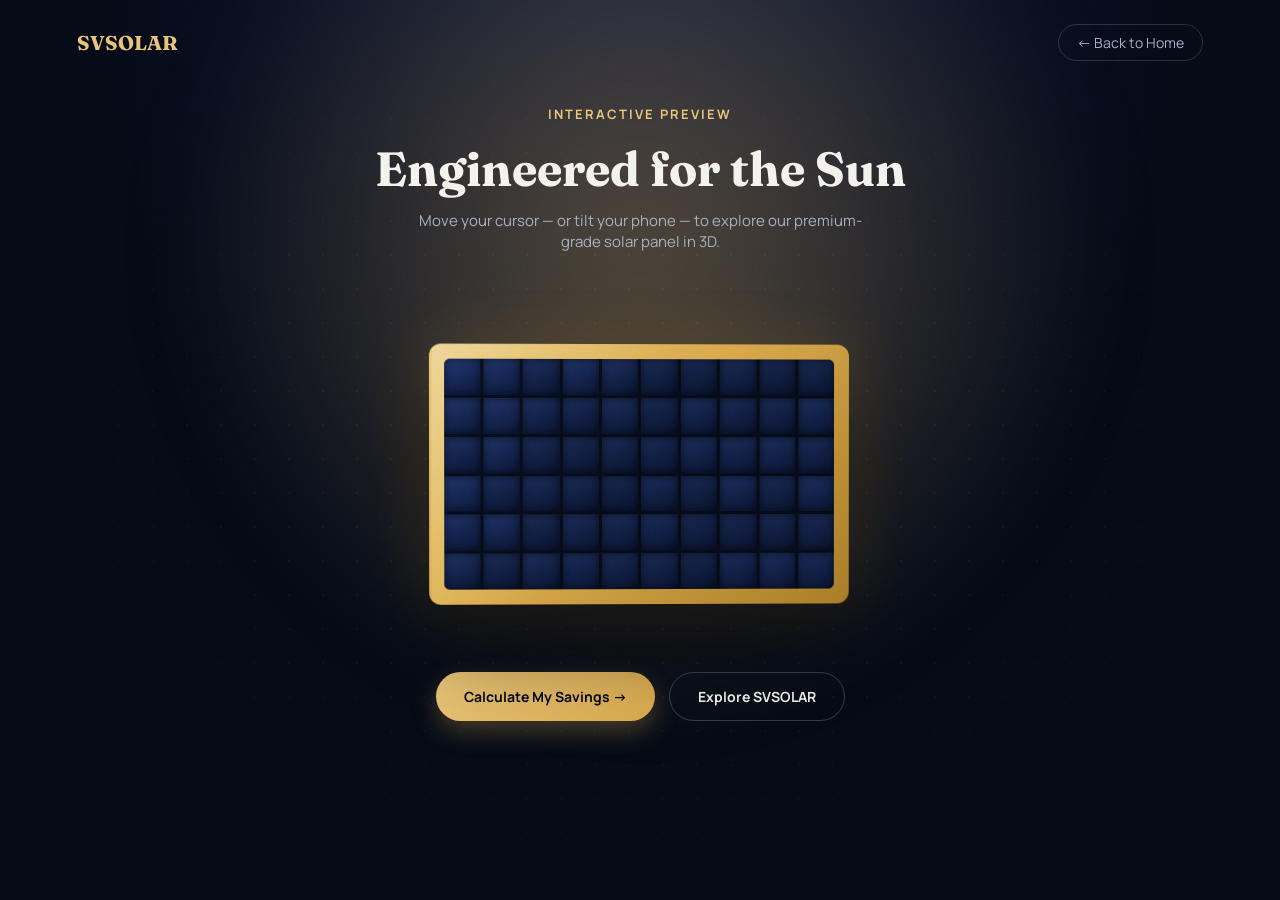
<file: 3d.html>
<!DOCTYPE html>
<html lang="en">
<head>
<meta charset="UTF-8">
<meta name="viewport" content="width=device-width, initial-scale=1.0">
<title>3D Solar Panel Preview | SVSOLAR — Shree Vinayak Solar Agency</title>
<meta name="description" content="Explore our premium solar panel in interactive 3D. Move your cursor or tilt your phone to see it come alive.">
<link rel="canonical" href="https://svsolar.online/3d.html">
<link rel="icon" href="/icon-192.png" type="image/png">
<link rel="preconnect" href="https://fonts.googleapis.com">
<link href="https://fonts.googleapis.com/css2?family=Fraunces:opsz,wght@9..144,400;9..144,600;9..144,700&family=Manrope:wght@400;500;600;700;800&display=swap" rel="stylesheet">

<style>
  :root{
    --navy-950:#050b17;
    --navy-900:#0a1330;
    --navy-800:#101c40;
    --navy-700:#182852;
    --gold-500:#d9a94c;
    --gold-400:#e8c579;
    --gold-glow: rgba(217,169,76,0.35);
    --text-light:#f3f2ec;
    --text-muted:#a8b0c4;
  }

  *{ margin:0; padding:0; box-sizing:border-box; }

  html, body{
    height:100%;
    background: radial-gradient(ellipse at 50% -10%, var(--navy-800) 0%, var(--navy-950) 60%);
    color: var(--text-light);
    font-family:'Manrope', sans-serif;
    overflow-x:hidden;
  }

  /* ===== Ambient background ===== */
  .bg-glow{
    position:fixed;
    top:-250px;
    left:50%;
    transform:translateX(-50%);
    width:1000px;
    height:1000px;
    background: radial-gradient(circle, var(--gold-glow) 0%, transparent 65%);
    filter: blur(50px);
    animation: pulse 7s ease-in-out infinite;
    pointer-events:none;
    z-index:0;
  }
  @keyframes pulse{
    0%,100%{ opacity:0.4; transform:translateX(-50%) scale(1); }
    50%{ opacity:0.7; transform:translateX(-50%) scale(1.1); }
  }

  .bg-dots{
    position:fixed;
    inset:0;
    background-image: radial-gradient(rgba(217,169,76,0.12) 1.5px, transparent 1.5px);
    background-size: 34px 34px;
    mask-image: radial-gradient(ellipse at center, black 0%, transparent 80%);
    pointer-events:none;
    z-index:0;
  }

  /* Floating light particles */
  .particle{
    position:fixed;
    bottom:-20px;
    width:4px;
    height:4px;
    background: var(--gold-400);
    border-radius:50%;
    opacity:0.6;
    box-shadow: 0 0 8px var(--gold-400);
    animation: floatUp linear infinite;
    pointer-events:none;
    z-index:1;
  }
  @keyframes floatUp{
    to{ transform: translateY(-110vh) translateX(20px); opacity:0; }
  }

  /* ===== Header ===== */
  header{
    position:relative;
    z-index:5;
    display:flex;
    justify-content:space-between;
    align-items:center;
    padding: 24px 6%;
  }
  header a.logo{
    font-family:'Fraunces', serif;
    color: var(--gold-400);
    font-weight:700;
    font-size:20px;
    text-decoration:none;
  }
  header a.back{
    color: var(--text-muted);
    text-decoration:none;
    font-size:14px;
    border: 1px solid rgba(255,255,255,0.15);
    padding: 8px 18px;
    border-radius: 50px;
    transition: all .3s ease;
  }
  header a.back:hover{
    border-color: var(--gold-500);
    color: var(--gold-400);
  }

  /* ===== Hero / Scene ===== */
  .hero-3d{
    position:relative;
    z-index:2;
    display:flex;
    flex-direction:column;
    align-items:center;
    padding: 20px 20px 80px;
  }

  .eyebrow{
    color: var(--gold-400);
    font-size:13px;
    font-weight:700;
    letter-spacing: 2px;
    text-transform:uppercase;
    margin-bottom: 16px;
  }

  .hero-3d h1{
    font-family:'Fraunces', serif;
    font-size: clamp(28px, 5vw, 48px);
    text-align:center;
    margin-bottom: 12px;
    max-width: 700px;
  }

  .hero-3d p.sub{
    color: var(--text-muted);
    text-align:center;
    max-width: 480px;
    margin-bottom: 50px;
    font-size:15px;
  }

  /* ===== 3D Scene ===== */
  .scene{
    perspective: 1400px;
    width: 100%;
    max-width: 560px;
    height: clamp(240px, 40vw, 340px);
    display:flex;
    align-items:center;
    justify-content:center;
    position:relative;
    margin-bottom: 30px;
  }

  .panel-shadow{
    position:absolute;
    bottom: -20px;
    width: 60%;
    height: 30px;
    background: radial-gradient(ellipse, rgba(0,0,0,0.55) 0%, transparent 70%);
    filter: blur(6px);
    border-radius: 50%;
    transition: transform 0.1s ease-out, opacity 0.1s ease-out;
    z-index:1;
  }

  .panel-wrapper{
    width: min(420px, 78vw);
    aspect-ratio: 420 / 260;
    position:relative;
    transform-style: preserve-3d;
    will-change: transform;
    z-index:2;
  }

  .panel-frame{
    width:100%;
    height:100%;
    padding: 3.5%;
    background: linear-gradient(135deg, var(--gold-400), var(--gold-500) 45%, #a97e28);
    border-radius: 12px;
    box-shadow:
      0 40px 80px rgba(0,0,0,0.55),
      0 0 70px rgba(217,169,76,0.25);
    transform-style: preserve-3d;
    position:relative;
    overflow:hidden;
  }

  .panel-grid{
    width:100%;
    height:100%;
    display:grid;
    grid-template-columns: repeat(10, 1fr);
    grid-template-rows: repeat(6, 1fr);
    gap: 3px;
    background: var(--navy-950);
    border-radius: 6px;
    overflow:hidden;
    position:relative;
  }

  .cell{
    background: linear-gradient(160deg, #1a2c58 0%, #0a1330 100%);
    box-shadow: inset 0 0 8px rgba(0,0,0,0.6), inset 0 0 1px rgba(255,255,255,0.08);
  }

  .panel-glass{
    position:absolute;
    inset:0;
    background: linear-gradient(120deg, rgba(255,255,255,0.3) 0%, rgba(255,255,255,0) 45%);
    mix-blend-mode: overlay;
    pointer-events:none;
    will-change: transform;
    border-radius: 6px;
  }

  .panel-shine{
    position:absolute;
    top:-50%;
    left:-150%;
    width: 60px;
    height: 220%;
    background: linear-gradient(90deg, transparent, rgba(255,255,255,0.45), transparent);
    transform: rotate(20deg);
    animation: shineSweep 5s ease-in-out infinite;
    pointer-events:none;
  }
  @keyframes shineSweep{
    0%{ left:-150%; }
    45%{ left:150%; }
    100%{ left:150%; }
  }

  /* ===== Mobile tilt permission button ===== */
  .tilt-btn{
    display:none;
    background: rgba(217,169,76,0.12);
    border: 1px solid rgba(217,169,76,0.4);
    color: var(--gold-400);
    padding: 10px 22px;
    border-radius: 50px;
    font-size: 13px;
    font-weight:700;
    cursor:pointer;
    margin-bottom: 30px;
  }

  /* ===== CTA ===== */
  .cta-group{
    display:flex;
    gap: 14px;
    flex-wrap:wrap;
    justify-content:center;
  }
  .btn{
    display:inline-flex;
    align-items:center;
    gap:8px;
    padding: 14px 28px;
    border-radius:50px;
    font-weight:700;
    font-size:14px;
    text-decoration:none;
    transition: all .3s ease;
  }
  .btn-primary{
    background: linear-gradient(135deg, var(--gold-400), var(--gold-500));
    color: var(--navy-950);
    box-shadow: 0 10px 26px rgba(217,169,76,0.3);
  }
  .btn-primary:hover{
    transform: translateY(-3px);
    box-shadow: 0 14px 34px rgba(217,169,76,0.45);
  }
  .btn-outline{
    background: transparent;
    color: var(--text-light);
    border: 1px solid rgba(255,255,255,0.2);
  }
  .btn-outline:hover{
    border-color: var(--gold-500);
    color: var(--gold-400);
    transform: translateY(-3px);
  }

  @media (max-width: 480px){
    .cta-group{ flex-direction:column; width:100%; }
    .btn{ justify-content:center; }
  }
</style>
</head>
<body>

<div class="bg-glow"></div>
<div class="bg-dots"></div>
<div id="particles"></div>

<header>
  <a href="/" class="logo">SVSOLAR</a>
  <a href="/" class="back">← Back to Home</a>
</header>

<section class="hero-3d">
  <span class="eyebrow">Interactive Preview</span>
  <h1>Engineered for the Sun</h1>
  <p class="sub">Move your cursor — or tilt your phone — to explore our premium-grade solar panel in 3D.</p>

  <button class="tilt-btn" id="tiltBtn">Enable Motion Tilt</button>

  <div class="scene" id="scene">
    <div class="panel-shadow" id="panelShadow"></div>
    <div class="panel-wrapper" id="panelWrapper">
      <div class="panel-frame">
        <div class="panel-grid" id="panelGrid"></div>
        <div class="panel-glass" id="panelGlass"></div>
        <div class="panel-shine"></div>
      </div>
    </div>
  </div>

  <div class="cta-group">
    <a href="/#calculator" class="btn btn-primary">Calculate My Savings →</a>
    <a href="/" class="btn btn-outline">Explore SVSOLAR</a>
  </div>
</section>

<script>
  // ===== Generate solar cell grid (10x6 = 60 cells) =====
  const grid = document.getElementById('panelGrid');
  for(let i = 0; i < 60; i++){
    const cell = document.createElement('div');
    cell.className = 'cell';
    // slight random brightness variation for realism
    const brightness = 0.92 + Math.random() * 0.16;
    cell.style.filter = `brightness(${brightness})`;
    grid.appendChild(cell);
  }

  // ===== Floating light particles =====
  const particleContainer = document.getElementById('particles');
  for(let i = 0; i < 18; i++){
    const p = document.createElement('div');
    p.className = 'particle';
    p.style.left = Math.random() * 100 + 'vw';
    p.style.animationDuration = (8 + Math.random() * 10) + 's';
    p.style.animationDelay = (Math.random() * 10) + 's';
    particleContainer.appendChild(p);
  }

  // ===== 3D Tilt Logic =====
  const scene = document.getElementById('scene');
  const wrapper = document.getElementById('panelWrapper');
  const glass = document.getElementById('panelGlass');
  const shadow = document.getElementById('panelShadow');

  const MAX_TILT = 18; // degrees
  let targetX = 0, targetY = 0;   // desired rotation
  let currentX = 0, currentY = 0; // smoothed rotation
  let idleTime = 0;

  function updateScene(){
    idleTime += 0.015;

    // Idle floating bob (always active, adds life even without input)
    const idleFloat = Math.sin(idleTime) * 6;
    const idleTiltX = Math.sin(idleTime * 0.6) * 2;
    const idleTiltY = Math.cos(idleTime * 0.5) * 2;

    // Smooth interpolation toward target tilt
    currentX += (targetX - currentX) * 0.08;
    currentY += (targetY - currentY) * 0.08;

    const finalX = currentX + idleTiltX;
    const finalY = currentY + idleTiltY;

    wrapper.style.transform =
      `translateY(${idleFloat}px) rotateX(${-finalX}deg) rotateY(${finalY}deg)`;

    // Glass parallax reflection (moves opposite of tilt)
    glass.style.transform =
      `translate(${finalY * 1.2}px, ${finalX * 1.2}px)`;

    // Shadow reacts to tilt + float height
    const shadowScale = 1 - Math.abs(finalY) / 90 - Math.abs(idleFloat) / 120;
    const shadowOpacity = 0.5 - Math.abs(idleFloat) / 40;
    shadow.style.transform = `translateX(${finalY * -2}px) scale(${shadowScale})`;
    shadow.style.opacity = Math.max(0.15, shadowOpacity);

    requestAnimationFrame(updateScene);
  }
  requestAnimationFrame(updateScene);

  // ===== Mouse tracking (desktop) =====
  scene.addEventListener('mousemove', (e) => {
    const rect = scene.getBoundingClientRect();
    const x = (e.clientX - rect.left) / rect.width - 0.5;  // -0.5 to 0.5
    const y = (e.clientY - rect.top) / rect.height - 0.5;

    targetX = y * MAX_TILT;
    targetY = x * MAX_TILT;
  });

  scene.addEventListener('mouseleave', () => {
    targetX = 0;
    targetY = 0;
  });

  // ===== Touch tracking (mobile drag) =====
  scene.addEventListener('touchmove', (e) => {
    const touch = e.touches[0];
    const rect = scene.getBoundingClientRect();
    const x = (touch.clientX - rect.left) / rect.width - 0.5;
    const y = (touch.clientY - rect.top) / rect.height - 0.5;

    targetX = y * MAX_TILT;
    targetY = x * MAX_TILT;
  }, { passive: true });

  scene.addEventListener('touchend', () => {
    targetX = 0;
    targetY = 0;
  });

  // ===== Device orientation (gyroscope) for mobile =====
  function enableGyro(){
    window.addEventListener('deviceorientation', (e) => {
      if(e.beta === null || e.gamma === null) return;
      // beta: front-back tilt (-180 to 180), gamma: left-right tilt (-90 to 90)
      const x = Math.max(-30, Math.min(30, e.beta - 45)); // offset assumes phone held upright-ish
      const y = Math.max(-30, Math.min(30, e.gamma));

      targetX = (x / 30) * MAX_TILT;
      targetY = (y / 30) * MAX_TILT;
    });
  }

  const tiltBtn = document.getElementById('tiltBtn');

  // iOS 13+ requires explicit permission
  if (typeof DeviceOrientationEvent !== 'undefined' &&
      typeof DeviceOrientationEvent.requestPermission === 'function') {
    tiltBtn.style.display = 'inline-block';
    tiltBtn.addEventListener('click', () => {
      DeviceOrientationEvent.requestPermission().then(response => {
        if (response === 'granted') {
          enableGyro();
          tiltBtn.style.display = 'none';
        }
      }).catch(console.error);
    });
  } else if (window.DeviceOrientationEvent && /Mobi|Android/i.test(navigator.userAgent)) {
    // Android / other mobile — no permission needed
    enableGyro();
  }
</script>

</body>
</html>
</file>
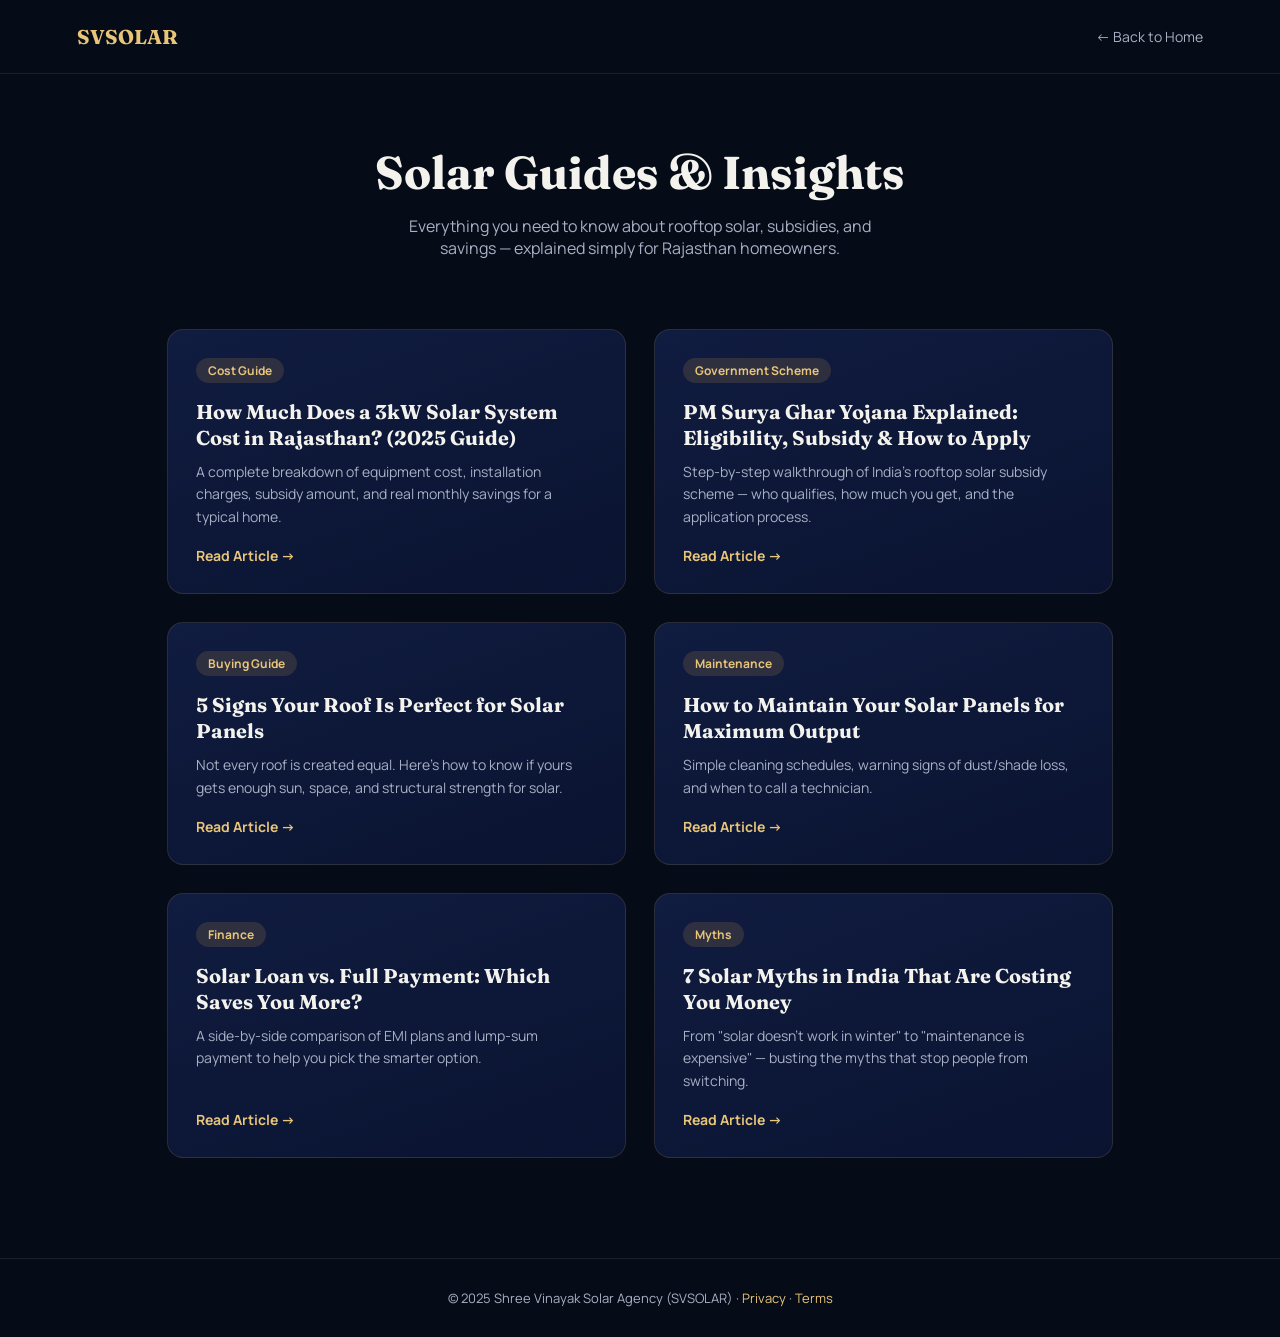
<file: blog.html>
<!DOCTYPE html>
<html lang="en">
<head>
<meta charset="UTF-8">
<meta name="viewport" content="width=device-width, initial-scale=1.0">
<title>Solar Guides & Tips | SVSOLAR Blog — Shree Vinayak Solar Agency</title>
<meta name="description" content="Learn about solar subsidies, PM Surya Ghar Yojana, installation costs, and rooftop solar tips for homes in Rajasthan.">
<link rel="canonical" href="https://svsolar.online/blog.html">
<link rel="icon" href="/icon-192.png" type="image/png">
<link href="https://fonts.googleapis.com/css2?family=Fraunces:opsz,wght@9..144,400;9..144,600;9..144,700&family=Manrope:wght@400;500;600;700;800&display=swap" rel="stylesheet">
<style>
  :root{
    --navy-950:#050b17; --navy-900:#0a1330; --navy-800:#101c40;
    --gold-500:#d9a94c; --gold-400:#e8c579;
    --text-light:#f3f2ec; --text-muted:#a8b0c4;
  }
  *{margin:0;padding:0;box-sizing:border-box;}
  body{
    background: var(--navy-950);
    color:var(--text-light);
    font-family:'Manrope', sans-serif;
  }
  header{
    padding: 24px 6%;
    display:flex;
    justify-content:space-between;
    align-items:center;
    border-bottom: 1px solid rgba(255,255,255,0.08);
  }
  header a.logo{
    font-family:'Fraunces', serif;
    color: var(--gold-400);
    font-weight:700;
    font-size:20px;
    text-decoration:none;
  }
  header a.back{
    color: var(--text-muted);
    text-decoration:none;
    font-size:14px;
  }
  header a.back:hover{ color: var(--gold-400); }

  .hero{
    text-align:center;
    padding: 70px 20px 50px;
  }
  .hero h1{
    font-family:'Fraunces', serif;
    font-size: clamp(30px, 5vw, 46px);
    margin-bottom:14px;
  }
  .hero p{
    color: var(--text-muted);
    max-width:520px;
    margin:0 auto;
  }

  .grid{
    max-width: 1100px;
    margin: 0 auto;
    padding: 20px 6% 100px;
    display:grid;
    grid-template-columns: repeat(auto-fit, minmax(300px, 1fr));
    gap: 28px;
  }

  .card{
    background: linear-gradient(160deg, var(--navy-800), var(--navy-900));
    border: 1px solid rgba(217,169,76,0.15);
    border-radius: 16px;
    padding: 28px;
    text-decoration:none;
    color: inherit;
    display:flex;
    flex-direction:column;
    transition: all .3s ease;
  }
  .card:hover{
    transform: translateY(-6px);
    border-color: rgba(217,169,76,0.4);
    box-shadow: 0 20px 40px rgba(0,0,0,0.3);
  }
  .tag{
    display:inline-block;
    background: rgba(217,169,76,0.15);
    color: var(--gold-400);
    font-size:12px;
    font-weight:700;
    padding: 4px 12px;
    border-radius: 50px;
    margin-bottom: 16px;
    width: fit-content;
  }
  .card h2{
    font-family:'Fraunces', serif;
    font-size: 20px;
    margin-bottom: 10px;
    line-height:1.3;
  }
  .card p{
    color: var(--text-muted);
    font-size:14px;
    line-height:1.6;
    margin-bottom:18px;
    flex-grow:1;
  }
  .read-more{
    color: var(--gold-400);
    font-size:14px;
    font-weight:700;
  }

  .coming-soon{
    opacity: 0.5;
    pointer-events:none;
  }

  footer{
    text-align:center;
    padding: 30px;
    color: var(--text-muted);
    font-size:13px;
    border-top: 1px solid rgba(255,255,255,0.08);
  }
  footer a{ color: var(--gold-400); text-decoration:none; }
</style>
</head>
<body>

<header>
  <a href="/" class="logo">SVSOLAR</a>
  <a href="/" class="back">← Back to Home</a>
</header>

<section class="hero">
  <h1>Solar Guides & Insights</h1>
  <p>Everything you need to know about rooftop solar, subsidies, and savings — explained simply for Rajasthan homeowners.</p>
</section>

<div class="grid">

  <a href="/blog/3kw-solar-cost-rajasthan.html" class="card scroll-anim delay-2 graffiti-hover">
    <span class="tag">Cost Guide</span>
    <h2 class="scroll-anim pop-in">How Much Does a 3kW Solar System Cost in Rajasthan? (2025 Guide)</h2>
    <p>A complete breakdown of equipment cost, installation charges, subsidy amount, and real monthly savings for a typical home.</p>
    <span class="read-more">Read Article →</span>
  </a>

  <a href="/blog/pm-surya-ghar-yojana-explained.html" class="card scroll-anim delay-3 graffiti-hover">
    <span class="tag">Government Scheme</span>
    <h2 class="scroll-anim pop-in">PM Surya Ghar Yojana Explained: Eligibility, Subsidy & How to Apply</h2>
    <p>Step-by-step walkthrough of India's rooftop solar subsidy scheme — who qualifies, how much you get, and the application process.</p>
    <span class="read-more">Read Article →</span>
  </a>

  <a href="/blog/roof-suitable-for-solar.html" class="card scroll-anim delay-4 graffiti-hover">
    <span class="tag">Buying Guide</span>
    <h2 class="scroll-anim pop-in">5 Signs Your Roof Is Perfect for Solar Panels</h2>
    <p>Not every roof is created equal. Here's how to know if yours gets enough sun, space, and structural strength for solar.</p>
    <span class="read-more">Read Article →</span>
  </a>

  <a href="/blog/solar-panel-maintenance-guide.html" class="card scroll-anim delay-1 graffiti-hover">
    <span class="tag">Maintenance</span>
    <h2 class="scroll-anim pop-in">How to Maintain Your Solar Panels for Maximum Output</h2>
    <p>Simple cleaning schedules, warning signs of dust/shade loss, and when to call a technician.</p>
    <span class="read-more">Read Article →</span>
  </a>

  <a href="/blog/solar-loan-vs-full-payment.html" class="card scroll-anim delay-2 graffiti-hover">
    <span class="tag">Finance</span>
    <h2 class="scroll-anim pop-in">Solar Loan vs. Full Payment: Which Saves You More?</h2>
    <p>A side-by-side comparison of EMI plans and lump-sum payment to help you pick the smarter option.</p>
    <span class="read-more">Read Article →</span>
  </a>

  <a href="/blog/solar-myths-india.html" class="card scroll-anim delay-3 graffiti-hover">
    <span class="tag">Myths</span>
    <h2 class="scroll-anim pop-in">7 Solar Myths in India That Are Costing You Money</h2>
    <p>From "solar doesn't work in winter" to "maintenance is expensive" — busting the myths that stop people from switching.</p>
    <span class="read-more">Read Article →</span>
  </a>

</div>

<footer>
  © 2025 Shree Vinayak Solar Agency (SVSOLAR) · <a href="/privacy.html">Privacy</a> · <a href="/terms.html">Terms</a>
</footer>

</body>
</html>
</file>
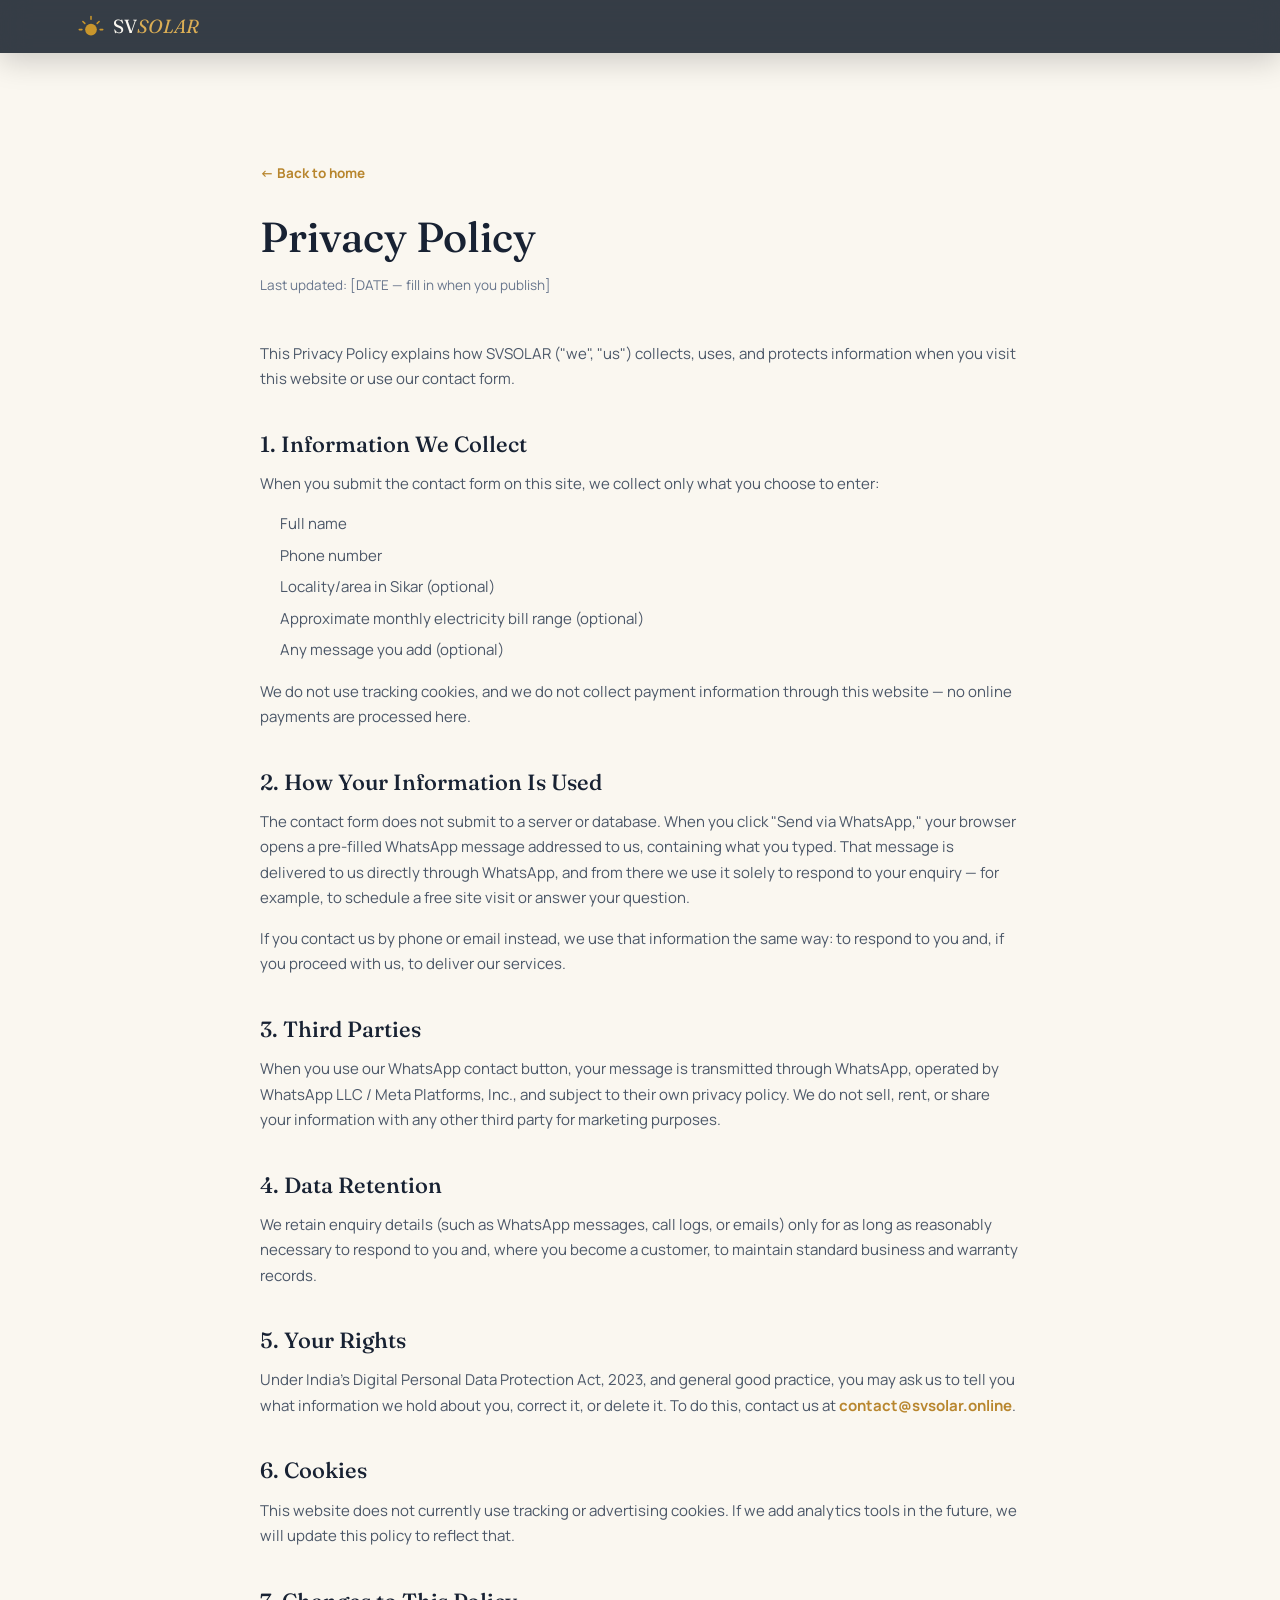
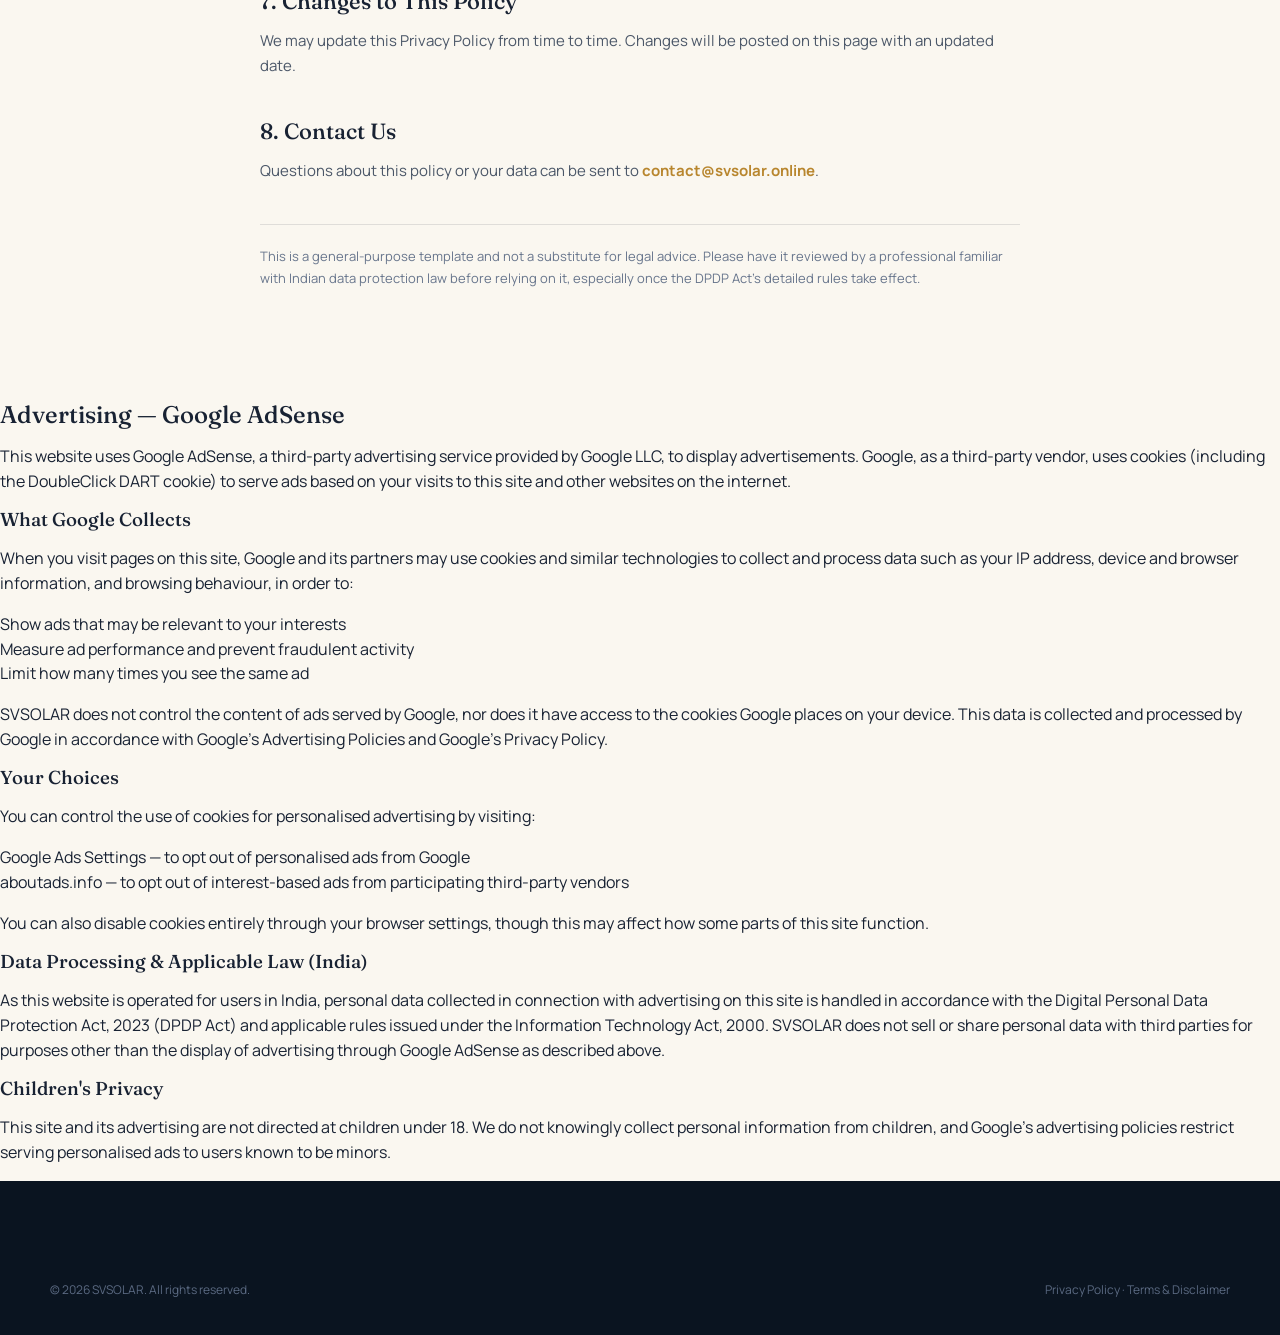
<file: privacy.html>
<!DOCTYPE html>
<html lang="en">
<head>
<meta charset="UTF-8">
<meta name="viewport" content="width=device-width, initial-scale=1.0">
<title>Privacy Policy — SVSOLAR</title>
<meta name="description" content="Privacy Policy for SVSOLAR — how we collect, use, and protect your information.">
<meta name="robots" content="noindex">
<link rel="icon" href="data:image/svg+xml,%3Csvg xmlns='http://www.w3.org/2000/svg' viewBox='0 0 100 100'%3E%3Ccircle cx='50' cy='58' r='26' fill='%23C9962C'/%3E%3Cg stroke='%23C9962C' stroke-width='6' stroke-linecap='round'%3E%3Cline x1='50' y1='10' x2='50' y2='20'/%3E%3Cline x1='18' y1='58' x2='8' y2='58'/%3E%3Cline x1='92' y1='58' x2='82' y2='58'/%3E%3Cline x1='27' y1='35' x2='20' y2='28'/%3E%3Cline x1='73' y1='35' x2='80' y2='28'/%3E%3C/g%3E%3C/svg%3E">
<link rel="preconnect" href="https://fonts.googleapis.com">
<link rel="preconnect" href="https://fonts.gstatic.com" crossorigin>
<link href="https://fonts.googleapis.com/css2?family=Fraunces:ital,opsz,wght@0,9..144,400;0,9..144,500;0,9..144,600;1,9..144,500&family=Manrope:wght@400;500;600;700;800&display=swap" rel="stylesheet">
<link rel="stylesheet" href="styles.css">
<style>
  .legal{padding:160px 0 100px;max-width:760px;margin:0 auto;}
  .legal h1{font-size:clamp(30px,4vw,42px);margin-bottom:8px;}
  .legal .legal__updated{color:var(--slate-500);font-size:13.5px;margin-bottom:44px;}
  .legal h2{font-family:var(--font-display);font-size:22px;margin:40px 0 12px;}
  .legal p,.legal li{font-size:15px;color:var(--ink-600);line-height:1.7;}
  .legal ul{margin:0 0 16px;padding-left:20px;}
  .legal li{margin-bottom:6px;}
  .legal a{color:var(--gold-600);font-weight:700;}
  .legal__back{display:inline-block;margin-bottom:30px;font-size:13.5px;font-weight:700;color:var(--gold-600);}
</style>
</head>
<body>

<header class="nav is-scrolled">
  <div class="nav__inner">
    <a href="index.html" class="nav__brand">
      <svg class="nav__mark" viewBox="0 0 40 40" aria-hidden="true"><circle cx="20" cy="24" r="9" fill="currentColor"/><g stroke="currentColor" stroke-width="2.4" stroke-linecap="round"><line x1="20" y1="4" x2="20" y2="8"/><line x1="6" y1="24" x2="2" y2="24"/><line x1="38" y1="24" x2="34" y2="24"/><line x1="10.5" y1="14.5" x2="7.5" y2="11.5"/><line x1="29.5" y1="14.5" x2="32.5" y2="11.5"/></g></svg>
      <span>SV<em>SOLAR</em></span>
    </a>
  </div>
</header>

<main class="container legal">
  <a href="index.html" class="legal__back">← Back to home</a>
  <h1>Privacy Policy</h1>
  <p class="legal__updated">Last updated: [DATE — fill in when you publish]</p>

  <p>This Privacy Policy explains how SVSOLAR ("we", "us") collects, uses, and protects information when you visit this website or use our contact form.</p>

  <h2>1. Information We Collect</h2>
  <p>When you submit the contact form on this site, we collect only what you choose to enter:</p>
  <ul>
    <li>Full name</li>
    <li>Phone number</li>
    <li>Locality/area in Sikar (optional)</li>
    <li>Approximate monthly electricity bill range (optional)</li>
    <li>Any message you add (optional)</li>
  </ul>
  <p>We do not use tracking cookies, and we do not collect payment information through this website — no online payments are processed here.</p>

  <h2>2. How Your Information Is Used</h2>
  <p>The contact form does not submit to a server or database. When you click "Send via WhatsApp," your browser opens a pre-filled WhatsApp message addressed to us, containing what you typed. That message is delivered to us directly through WhatsApp, and from there we use it solely to respond to your enquiry — for example, to schedule a free site visit or answer your question.</p>
  <p>If you contact us by phone or email instead, we use that information the same way: to respond to you and, if you proceed with us, to deliver our services.</p>

  <h2>3. Third Parties</h2>
  <p>When you use our WhatsApp contact button, your message is transmitted through WhatsApp, operated by WhatsApp LLC / Meta Platforms, Inc., and subject to their own privacy policy. We do not sell, rent, or share your information with any other third party for marketing purposes.</p>

  <h2>4. Data Retention</h2>
  <p>We retain enquiry details (such as WhatsApp messages, call logs, or emails) only for as long as reasonably necessary to respond to you and, where you become a customer, to maintain standard business and warranty records.</p>

  <h2>5. Your Rights</h2>
  <p>Under India's Digital Personal Data Protection Act, 2023, and general good practice, you may ask us to tell you what information we hold about you, correct it, or delete it. To do this, contact us at <a href="mailto:contact@svsolar.online">contact@svsolar.online</a>.</p>

  <h2>6. Cookies</h2>
  <p>This website does not currently use tracking or advertising cookies. If we add analytics tools in the future, we will update this policy to reflect that.</p>

  <h2>7. Changes to This Policy</h2>
  <p>We may update this Privacy Policy from time to time. Changes will be posted on this page with an updated date.</p>

  <h2>8. Contact Us</h2>
  <p>Questions about this policy or your data can be sent to <a href="mailto:contact@svsolar.online">contact@svsolar.online</a>.</p>

  <p style="margin-top:40px;font-size:13px;color:var(--slate-500);border-top:1px solid rgba(24,34,51,.12);padding-top:20px;">This is a general-purpose template and not a substitute for legal advice. Please have it reviewed by a professional familiar with Indian data protection law before relying on it, especially once the DPDP Act's detailed rules take effect.</p>
</main>
<section class="policy-section">
  <h2>Advertising — Google AdSense</h2>

  <p>This website uses Google AdSense, a third-party advertising service provided
  by Google LLC, to display advertisements. Google, as a third-party vendor, uses
  cookies (including the DoubleClick DART cookie) to serve ads based on your visits
  to this site and other websites on the internet.</p>

  <h3>What Google Collects</h3>
  <p>When you visit pages on this site, Google and its partners may use cookies and
  similar technologies to collect and process data such as your IP address, device
  and browser information, and browsing behaviour, in order to:</p>
  <ul>
    <li>Show ads that may be relevant to your interests</li>
    <li>Measure ad performance and prevent fraudulent activity</li>
    <li>Limit how many times you see the same ad</li>
  </ul>

  <p>SVSOLAR does not control the content of ads served by Google, nor does it have
  access to the cookies Google places on your device. This data is collected and
  processed by Google in accordance with
  <a href="https://policies.google.com/technologies/ads" target="_blank" rel="noopener">
  Google's Advertising Policies</a> and
  <a href="https://policies.google.com/privacy" target="_blank" rel="noopener">
  Google's Privacy Policy</a>.</p>

  <h3>Your Choices</h3>
  <p>You can control the use of cookies for personalised advertising by visiting:</p>
  <ul>
    <li><a href="https://adssettings.google.com" target="_blank" rel="noopener">
    Google Ads Settings</a> — to opt out of personalised ads from Google</li>
    <li><a href="https://www.aboutads.info/choices" target="_blank" rel="noopener">
    aboutads.info</a> — to opt out of interest-based ads from participating
    third-party vendors</li>
  </ul>
  <p>You can also disable cookies entirely through your browser settings, though
  this may affect how some parts of this site function.</p>

  <h3>Data Processing &amp; Applicable Law (India)</h3>
  <p>As this website is operated for users in India, personal data collected in
  connection with advertising on this site is handled in accordance with the
  Digital Personal Data Protection Act, 2023 (DPDP Act) and applicable rules
  issued under the Information Technology Act, 2000. SVSOLAR does not sell or
  share personal data with third parties for purposes other than the display of
  advertising through Google AdSense as described above.</p>

  <h3>Children's Privacy</h3>
  <p>This site and its advertising are not directed at children under 18. We do
  not knowingly collect personal information from children, and Google's
  advertising policies restrict serving personalised ads to users known to be
  minors.</p>
</section>
<footer class="footer">
  <div class="container footer__bottom" style="border-top:none;">
    <p>© <span id="year"></span> SVSOLAR. All rights reserved.</p>
    <p><a href="privacy.html">Privacy Policy</a> · <a href="terms.html">Terms &amp; Disclaimer</a></p>
  </div>
</footer>

<script>document.getElementById('year').textContent = new Date().getFullYear();</script>
</body>
</html>
</file>
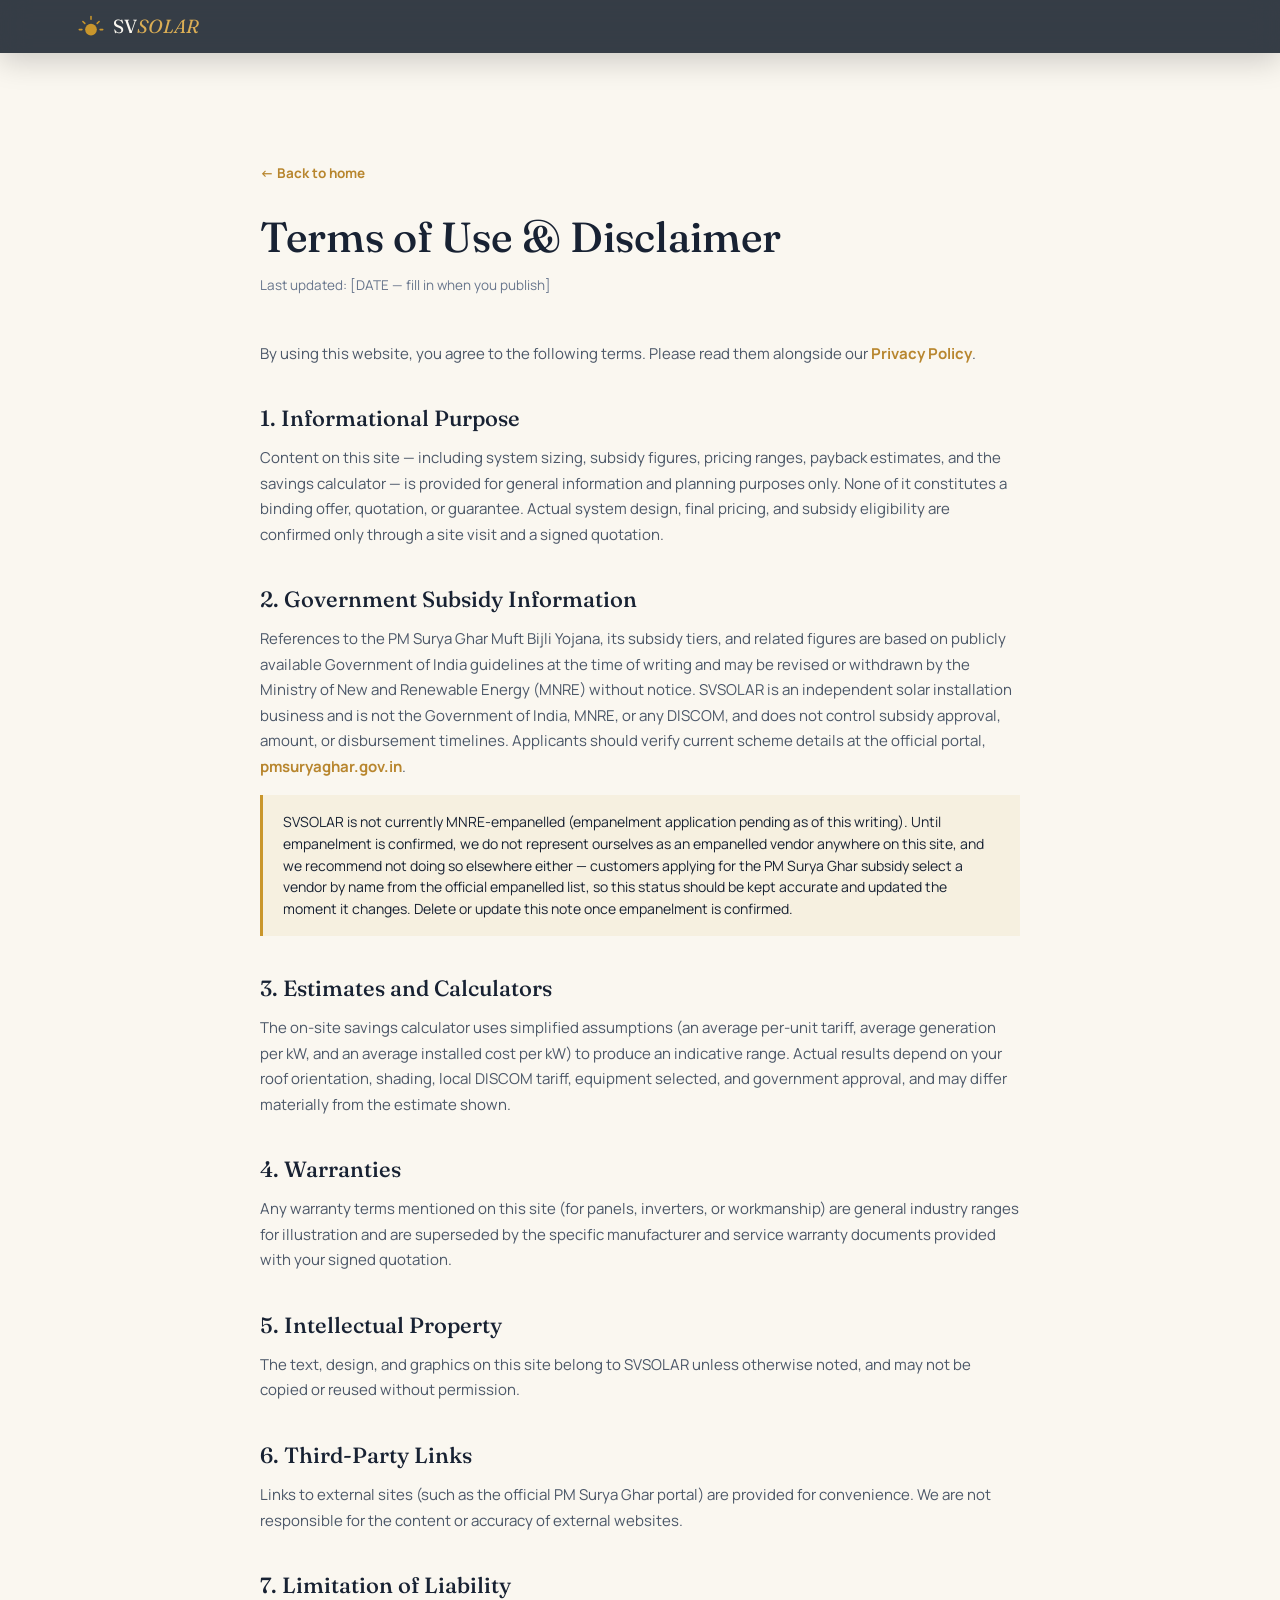
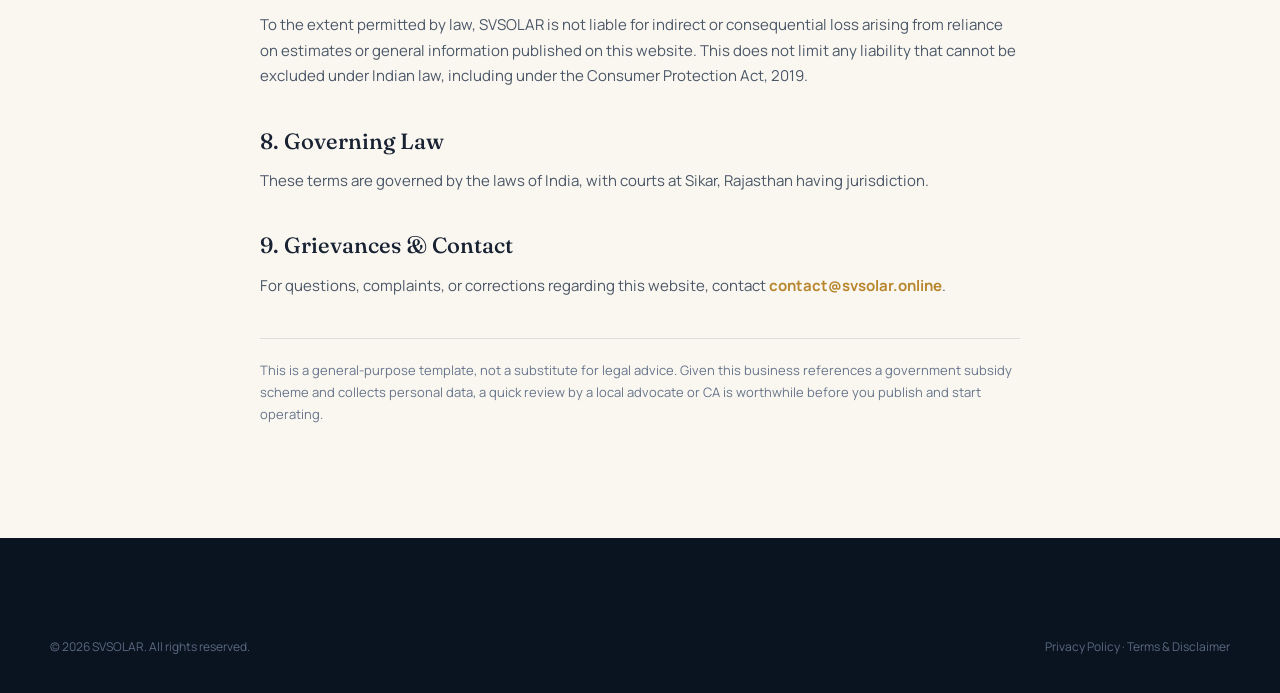
<file: terms.html>
<!DOCTYPE html>
<html lang="en">
<head>
<meta charset="UTF-8">
<meta name="viewport" content="width=device-width, initial-scale=1.0">
<title>Terms &amp; Disclaimer — SVSOLAR</title>
<meta name="description" content="Terms of Use and Disclaimer for SVSOLAR.">
<meta name="robots" content="noindex">
<link rel="icon" href="data:image/svg+xml,%3Csvg xmlns='http://www.w3.org/2000/svg' viewBox='0 0 100 100'%3E%3Ccircle cx='50' cy='58' r='26' fill='%23C9962C'/%3E%3Cg stroke='%23C9962C' stroke-width='6' stroke-linecap='round'%3E%3Cline x1='50' y1='10' x2='50' y2='20'/%3E%3Cline x1='18' y1='58' x2='8' y2='58'/%3E%3Cline x1='92' y1='58' x2='82' y2='58'/%3E%3Cline x1='27' y1='35' x2='20' y2='28'/%3E%3Cline x1='73' y1='35' x2='80' y2='28'/%3E%3C/g%3E%3C/svg%3E">
<link rel="preconnect" href="https://fonts.googleapis.com">
<link rel="preconnect" href="https://fonts.gstatic.com" crossorigin>
<link href="https://fonts.googleapis.com/css2?family=Fraunces:ital,opsz,wght@0,9..144,400;0,9..144,500;0,9..144,600;1,9..144,500&family=Manrope:wght@400;500;600;700;800&display=swap" rel="stylesheet">
<link rel="stylesheet" href="styles.css">
<style>
  .legal{padding:160px 0 100px;max-width:760px;margin:0 auto;}
  .legal h1{font-size:clamp(30px,4vw,42px);margin-bottom:8px;}
  .legal .legal__updated{color:var(--slate-500);font-size:13.5px;margin-bottom:44px;}
  .legal h2{font-family:var(--font-display);font-size:22px;margin:40px 0 12px;}
  .legal p,.legal li{font-size:15px;color:var(--ink-600);line-height:1.7;}
  .legal ul{margin:0 0 16px;padding-left:20px;}
  .legal li{margin-bottom:6px;}
  .legal a{color:var(--gold-600);font-weight:700;}
  .legal__back{display:inline-block;margin-bottom:30px;font-size:13.5px;font-weight:700;color:var(--gold-600);}
  .legal__flag{background:rgba(201,150,44,.08);border-left:3px solid var(--gold-500);padding:16px 20px;margin:16px 0;font-size:14px;}
</style>
</head>
<body>

<header class="nav is-scrolled">
  <div class="nav__inner">
    <a href="index.html" class="nav__brand">
      <svg class="nav__mark" viewBox="0 0 40 40" aria-hidden="true"><circle cx="20" cy="24" r="9" fill="currentColor"/><g stroke="currentColor" stroke-width="2.4" stroke-linecap="round"><line x1="20" y1="4" x2="20" y2="8"/><line x1="6" y1="24" x2="2" y2="24"/><line x1="38" y1="24" x2="34" y2="24"/><line x1="10.5" y1="14.5" x2="7.5" y2="11.5"/><line x1="29.5" y1="14.5" x2="32.5" y2="11.5"/></g></svg>
      <span>SV<em>SOLAR</em></span>
    </a>
  </div>
</header>

<main class="container legal">
  <a href="index.html" class="legal__back">← Back to home</a>
  <h1>Terms of Use &amp; Disclaimer</h1>
  <p class="legal__updated">Last updated: [DATE — fill in when you publish]</p>

  <p>By using this website, you agree to the following terms. Please read them alongside our <a href="privacy.html">Privacy Policy</a>.</p>

  <h2>1. Informational Purpose</h2>
  <p>Content on this site — including system sizing, subsidy figures, pricing ranges, payback estimates, and the savings calculator — is provided for general information and planning purposes only. None of it constitutes a binding offer, quotation, or guarantee. Actual system design, final pricing, and subsidy eligibility are confirmed only through a site visit and a signed quotation.</p>

  <h2>2. Government Subsidy Information</h2>
  <p>References to the PM Surya Ghar Muft Bijli Yojana, its subsidy tiers, and related figures are based on publicly available Government of India guidelines at the time of writing and may be revised or withdrawn by the Ministry of New and Renewable Energy (MNRE) without notice. SVSOLAR is an independent solar installation business and is not the Government of India, MNRE, or any DISCOM, and does not control subsidy approval, amount, or disbursement timelines. Applicants should verify current scheme details at the official portal, <a href="https://pmsuryaghar.gov.in" target="_blank" rel="noopener">pmsuryaghar.gov.in</a>.</p>

  <div class="legal__flag">SVSOLAR is not currently MNRE-empanelled (empanelment application pending as of this writing). Until empanelment is confirmed, we do not represent ourselves as an empanelled vendor anywhere on this site, and we recommend not doing so elsewhere either — customers applying for the PM Surya Ghar subsidy select a vendor by name from the official empanelled list, so this status should be kept accurate and updated the moment it changes. Delete or update this note once empanelment is confirmed.</div>

  <h2>3. Estimates and Calculators</h2>
  <p>The on-site savings calculator uses simplified assumptions (an average per-unit tariff, average generation per kW, and an average installed cost per kW) to produce an indicative range. Actual results depend on your roof orientation, shading, local DISCOM tariff, equipment selected, and government approval, and may differ materially from the estimate shown.</p>

  <h2>4. Warranties</h2>
  <p>Any warranty terms mentioned on this site (for panels, inverters, or workmanship) are general industry ranges for illustration and are superseded by the specific manufacturer and service warranty documents provided with your signed quotation.</p>

  <h2>5. Intellectual Property</h2>
  <p>The text, design, and graphics on this site belong to SVSOLAR unless otherwise noted, and may not be copied or reused without permission.</p>

  <h2>6. Third-Party Links</h2>
  <p>Links to external sites (such as the official PM Surya Ghar portal) are provided for convenience. We are not responsible for the content or accuracy of external websites.</p>

  <h2>7. Limitation of Liability</h2>
  <p>To the extent permitted by law, SVSOLAR is not liable for indirect or consequential loss arising from reliance on estimates or general information published on this website. This does not limit any liability that cannot be excluded under Indian law, including under the Consumer Protection Act, 2019.</p>

  <h2>8. Governing Law</h2>
  <p>These terms are governed by the laws of India, with courts at Sikar, Rajasthan having jurisdiction.</p>

  <h2>9. Grievances &amp; Contact</h2>
  <p>For questions, complaints, or corrections regarding this website, contact <a href="mailto:contact@svsolar.online">contact@svsolar.online</a>.</p>

  <p style="margin-top:40px;font-size:13px;color:var(--slate-500);border-top:1px solid rgba(24,34,51,.12);padding-top:20px;">This is a general-purpose template, not a substitute for legal advice. Given this business references a government subsidy scheme and collects personal data, a quick review by a local advocate or CA is worthwhile before you publish and start operating.</p>
</main>

<footer class="footer">
  <div class="container footer__bottom" style="border-top:none;">
    <p>© <span id="year"></span> SVSOLAR. All rights reserved.</p>
    <p><a href="privacy.html">Privacy Policy</a> · <a href="terms.html">Terms &amp; Disclaimer</a></p>
  </div>
</footer>

<script>document.getElementById('year').textContent = new Date().getFullYear();</script>
</body>
</html>
</file>
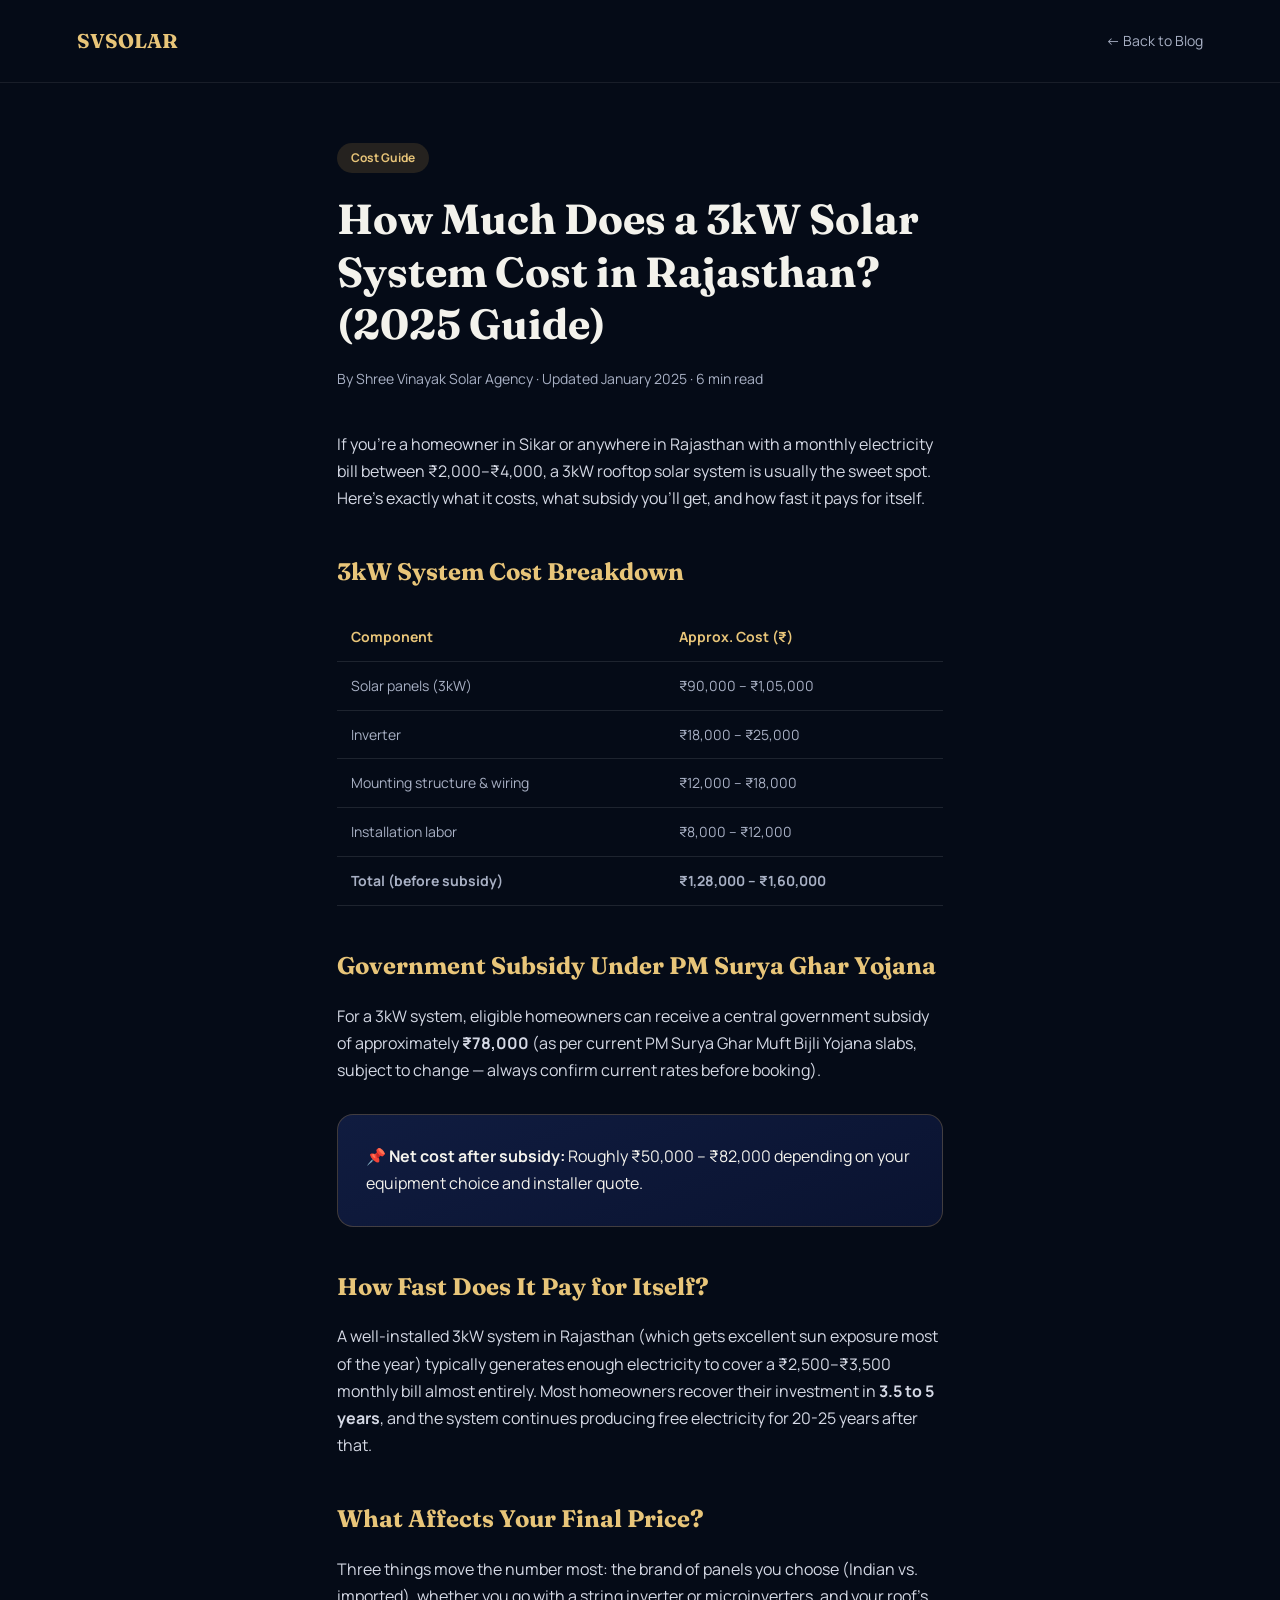
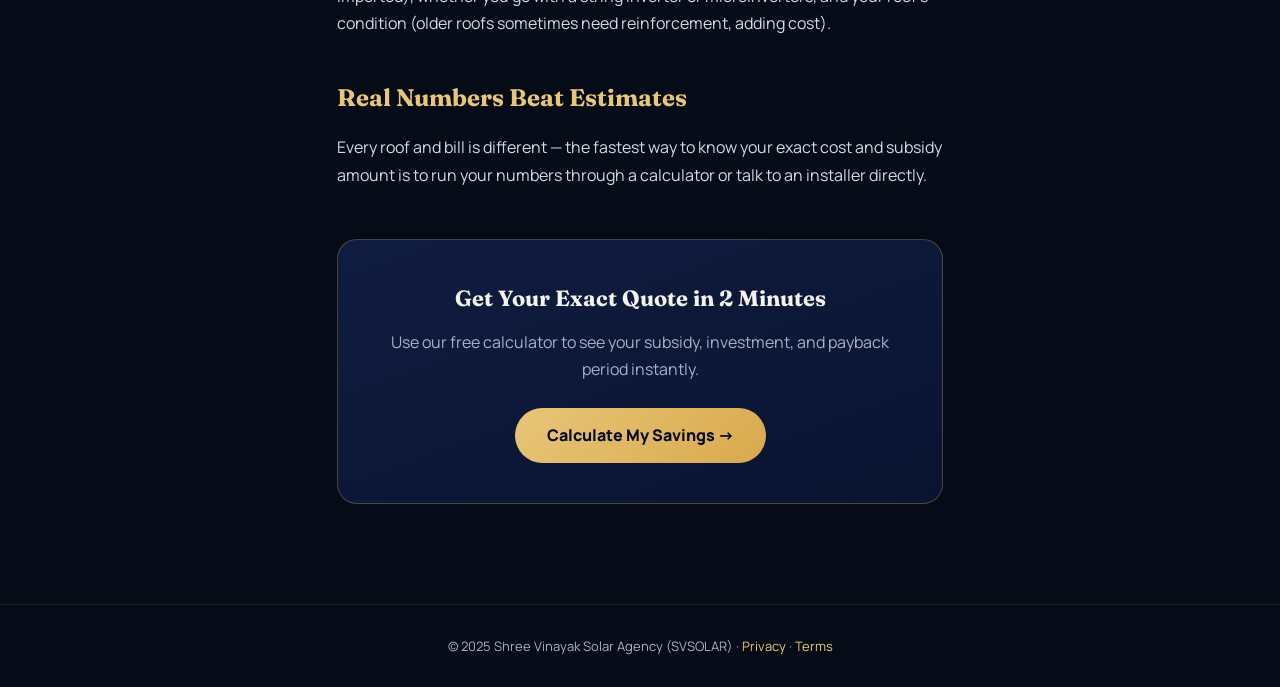
<file: blog/3kw-solar-cost-rajasthan.html>
<!DOCTYPE html>
<html lang="en">
<head>
<meta charset="UTF-8">
<meta name="viewport" content="width=device-width, initial-scale=1.0">
<title>How Much Does a 3kW Solar System Cost in Rajasthan? (2025 Guide) | SVSOLAR</title>
<meta name="description" content="Complete 2025 cost breakdown for a 3kW rooftop solar system in Rajasthan — equipment, installation, subsidy amount, and real monthly savings explained.">
<link rel="canonical" href="https://svsolar.online/blog/3kw-solar-cost-rajasthan.html">
<meta property="og:title" content="How Much Does a 3kW Solar System Cost in Rajasthan? (2025 Guide)">
<meta property="og:description" content="Full cost breakdown, subsidy amount, and savings explained for Rajasthan homeowners.">
<meta property="og:image" content="https://svsolar.online/og-image.png">
<meta property="og:type" content="article">
<link rel="icon" href="/icon-192.png" type="image/png">
<link href="https://fonts.googleapis.com/css2?family=Fraunces:opsz,wght@9..144,400;9..144,600;9..144,700&family=Manrope:wght@400;500;600;700;800&display=swap" rel="stylesheet">

<script type="application/ld+json">
{
  "@context": "https://schema.org",
  "@type": "Article",
  "headline": "How Much Does a 3kW Solar System Cost in Rajasthan? (2025 Guide)",
  "description": "Complete 2025 cost breakdown for a 3kW rooftop solar system in Rajasthan — equipment, installation, subsidy amount, and real monthly savings explained.",
  "image": "https://svsolar.online/og-image.png",
  "author": { "@type": "Organization", "name": "Shree Vinayak Solar Agency" },
  "publisher": {
    "@type": "Organization",
    "name": "Shree Vinayak Solar Agency",
    "logo": { "@type": "ImageObject", "url": "https://svsolar.online/icon-512.png" }
  },
  "datePublished": "2025-01-15",
  "dateModified": "2025-01-15"
}
</script>

<style>
  :root{
    --navy-950:#050b17; --navy-900:#0a1330; --navy-800:#101c40;
    --gold-500:#d9a94c; --gold-400:#e8c579;
    --text-light:#f3f2ec; --text-muted:#a8b0c4;
  }
  *{margin:0;padding:0;box-sizing:border-box;}
  body{ background: var(--navy-950); color: var(--text-light); font-family:'Manrope', sans-serif; line-height:1.7; }

  header{
    padding: 24px 6%;
    display:flex;
    justify-content:space-between;
    align-items:center;
    border-bottom: 1px solid rgba(255,255,255,0.08);
  }
  header a.logo{ font-family:'Fraunces', serif; color: var(--gold-400); font-weight:700; font-size:20px; text-decoration:none; }
  header a.back{ color: var(--text-muted); text-decoration:none; font-size:14px; }
  header a.back:hover{ color: var(--gold-400); }

  article{ max-width: 760px; margin: 0 auto; padding: 60px 6% 100px; }

  .tag{
    display:inline-block;
    background: rgba(217,169,76,0.15);
    color: var(--gold-400);
    font-size:12px; font-weight:700;
    padding: 5px 14px; border-radius: 50px;
    margin-bottom: 20px;
  }
  h1{
    font-family:'Fraunces', serif;
    font-size: clamp(28px, 5vw, 42px);
    margin-bottom: 16px;
    line-height:1.25;
  }
  .meta{ color: var(--text-muted); font-size:14px; margin-bottom: 40px; }

  h2{
    font-family:'Fraunces', serif;
    color: var(--gold-400);
    font-size: 24px;
    margin: 40px 0 16px;
  }
  p{ color: #d5d9e5; margin-bottom: 18px; font-size:16px; }

  table{
    width:100%;
    border-collapse: collapse;
    margin: 20px 0 30px;
    font-size:14px;
  }
  th, td{
    padding: 12px 14px;
    text-align:left;
    border-bottom: 1px solid rgba(255,255,255,0.1);
  }
  th{ color: var(--gold-400); font-weight:700; }
  td{ color: var(--text-muted); }

  .highlight-box{
    background: linear-gradient(160deg, var(--navy-800), var(--navy-900));
    border: 1px solid rgba(217,169,76,0.25);
    border-radius: 16px;
    padding: 28px;
    margin: 30px 0;
  }
  .highlight-box p{ margin-bottom:0; color: var(--text-light); }

  .cta-box{
    text-align:center;
    background: linear-gradient(160deg, var(--navy-800), var(--navy-900));
    border: 1px solid rgba(217,169,76,0.3);
    border-radius: 20px;
    padding: 40px 30px;
    margin-top: 50px;
  }
  .cta-box h3{ font-family:'Fraunces', serif; margin-bottom: 12px; font-size:22px; }
  .cta-box p{ color: var(--text-muted); margin-bottom: 24px; }
  .cta-btn{
    display:inline-block;
    padding: 14px 32px;
    border-radius: 50px;
    background: linear-gradient(135deg, var(--gold-400), var(--gold-500));
    color: var(--navy-950);
    font-weight:800;
    text-decoration:none;
  }

  footer{
    text-align:center;
    padding: 30px;
    color: var(--text-muted);
    font-size:13px;
    border-top: 1px solid rgba(255,255,255,0.08);
  }
  footer a{ color: var(--gold-400); text-decoration:none; }
</style>
</head>
<body>

<header>
  <a href="/" class="logo">SVSOLAR</a>
  <a href="/blog.html" class="back">← Back to Blog</a>
</header>

<article>
  <span class="tag">Cost Guide</span>
  <h1>How Much Does a 3kW Solar System Cost in Rajasthan? (2025 Guide)</h1>
  <p class="meta">By Shree Vinayak Solar Agency · Updated January 2025 · 6 min read</p>

  <p>If you're a homeowner in Sikar or anywhere in Rajasthan with a monthly electricity bill between ₹2,000–₹4,000, a 3kW rooftop solar system is usually the sweet spot. Here's exactly what it costs, what subsidy you'll get, and how fast it pays for itself.</p>

  <h2>3kW System Cost Breakdown</h2>
  <table>
    <tr><th>Component</th><th>Approx. Cost (₹)</th></tr>
    <tr><td>Solar panels (3kW)</td><td>₹90,000 – ₹1,05,000</td></tr>
    <tr><td>Inverter</td><td>₹18,000 – ₹25,000</td></tr>
    <tr><td>Mounting structure & wiring</td><td>₹12,000 – ₹18,000</td></tr>
    <tr><td>Installation labor</td><td>₹8,000 – ₹12,000</td></tr>
    <tr><td><strong>Total (before subsidy)</strong></td><td><strong>₹1,28,000 – ₹1,60,000</strong></td></tr>
  </table>

  <h2>Government Subsidy Under PM Surya Ghar Yojana</h2>
  <p>For a 3kW system, eligible homeowners can receive a central government subsidy of approximately <strong>₹78,000</strong> (as per current PM Surya Ghar Muft Bijli Yojana slabs, subject to change — always confirm current rates before booking).</p>

  <div class="highlight-box">
    <p>📌 <strong>Net cost after subsidy:</strong> Roughly ₹50,000 – ₹82,000 depending on your equipment choice and installer quote.</p>
  </div>

  <h2>How Fast Does It Pay for Itself?</h2>
  <p>A well-installed 3kW system in Rajasthan (which gets excellent sun exposure most of the year) typically generates enough electricity to cover a ₹2,500–₹3,500 monthly bill almost entirely. Most homeowners recover their investment in <strong>3.5 to 5 years</strong>, and the system continues producing free electricity for 20-25 years after that.</p>

  <h2>What Affects Your Final Price?</h2>
  <p>Three things move the number most: the brand of panels you choose (Indian vs. imported), whether you go with a string inverter or microinverters, and your roof's condition (older roofs sometimes need reinforcement, adding cost).</p>

  <h2>Real Numbers Beat Estimates</h2>
  <p>Every roof and bill is different — the fastest way to know your exact cost and subsidy amount is to run your numbers through a calculator or talk to an installer directly.</p>

  <div class="cta-box">
    <h3>Get Your Exact Quote in 2 Minutes</h3>
    <p>Use our free calculator to see your subsidy, investment, and payback period instantly.</p>
    <a href="/#calculator" class="cta-btn">Calculate My Savings →</a>
  </div>

</article>

<footer>
  © 2025 Shree Vinayak Solar Agency (SVSOLAR) · <a href="/privacy.html">Privacy</a> · <a href="/terms.html">Terms</a>
</footer>

</body>
</html>
</file>
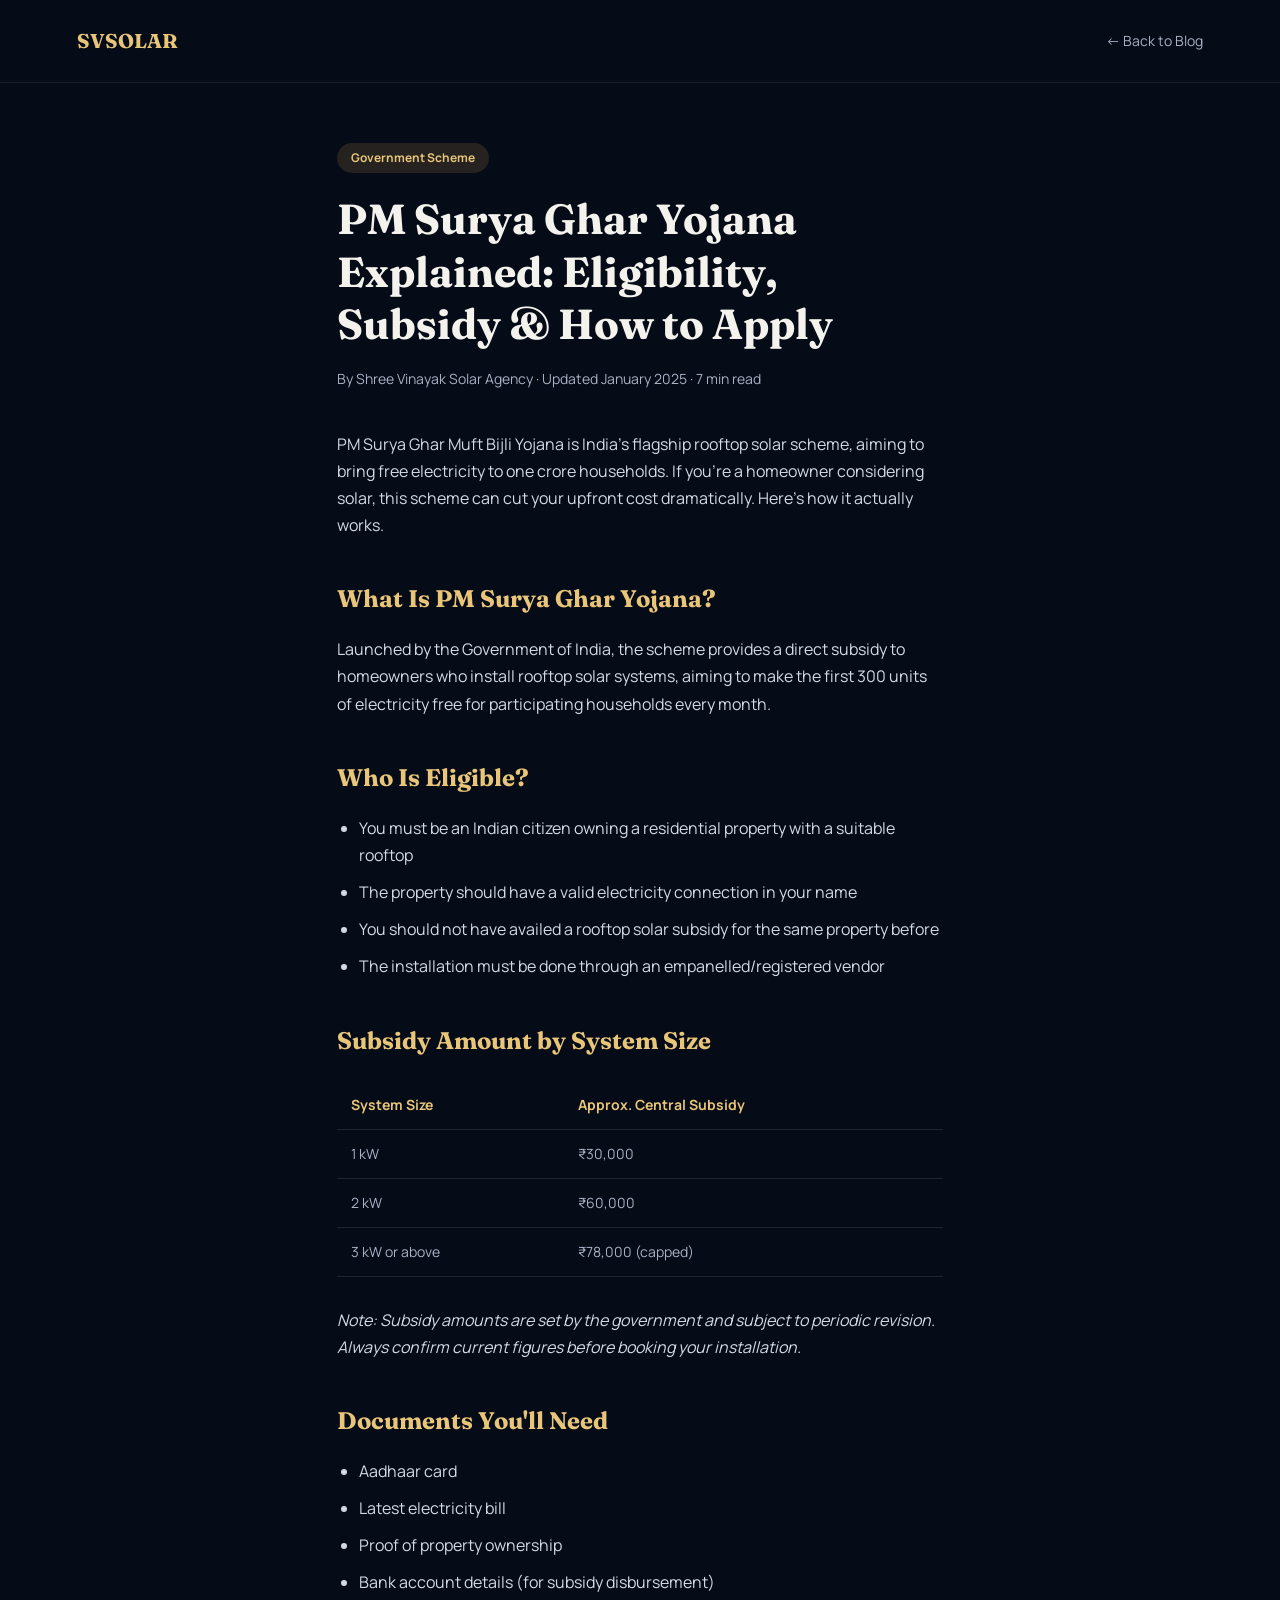
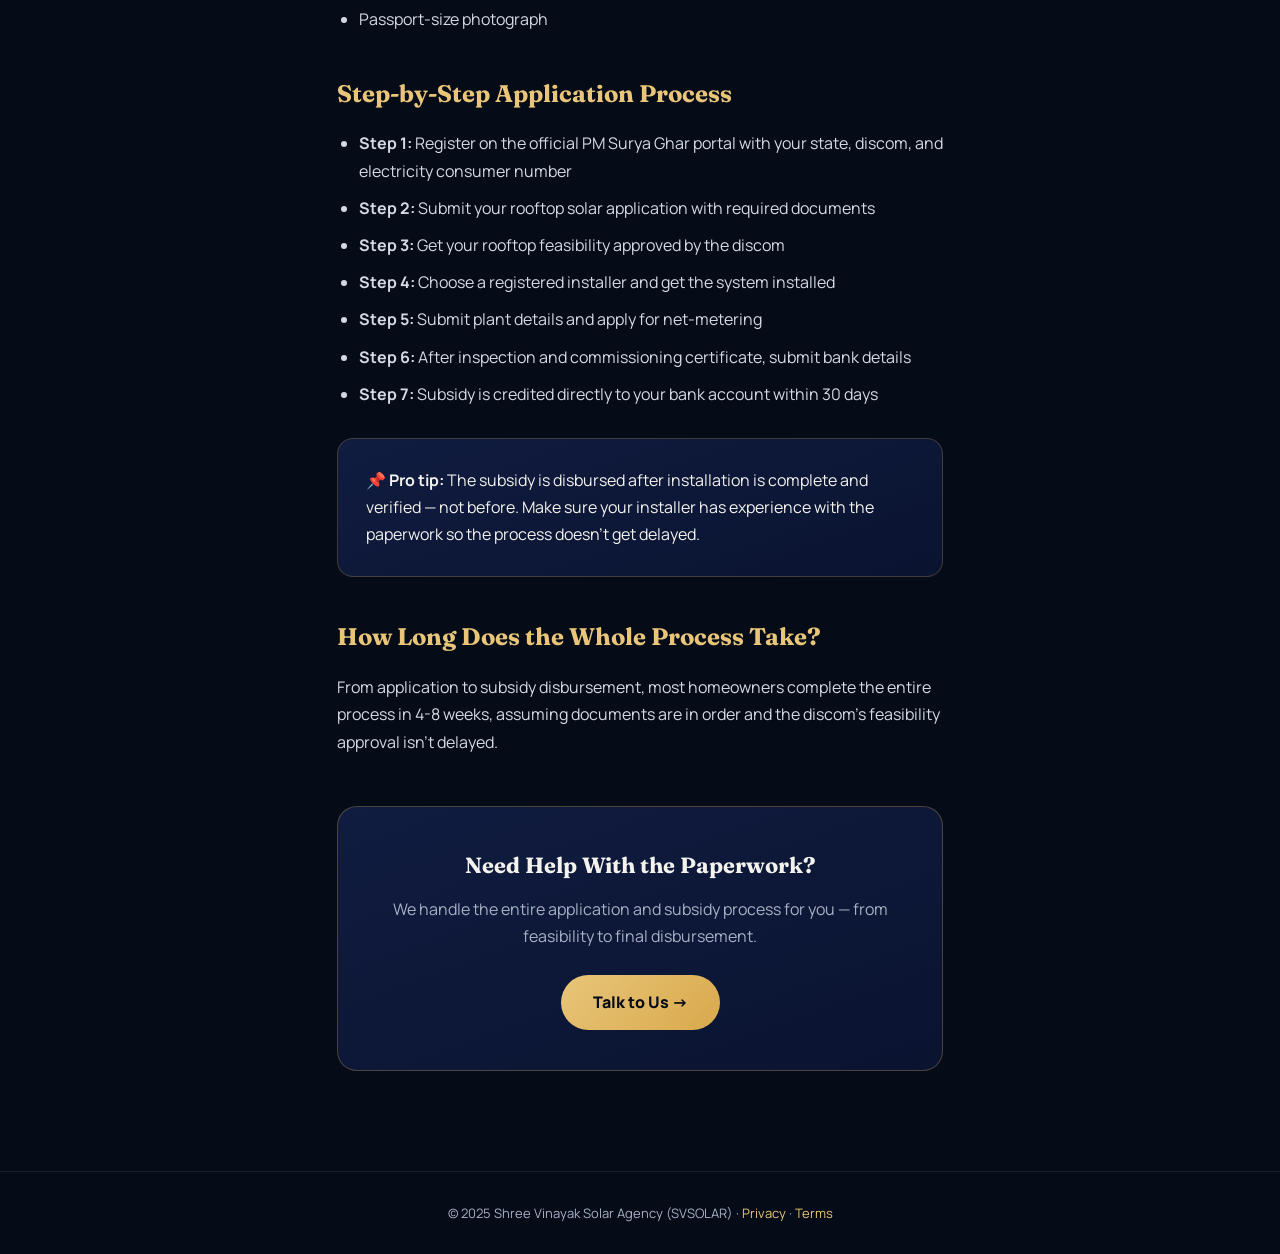
<file: blog/pm-surya-ghar-yojana-explained.html>
<!DOCTYPE html>
<html lang="en">
<head>
<meta charset="UTF-8">
<meta name="viewport" content="width=device-width, initial-scale=1.0">
<title>PM Surya Ghar Yojana Explained: Eligibility, Subsidy & How to Apply | SVSOLAR</title>
<meta name="description" content="Complete guide to PM Surya Ghar Muft Bijli Yojana — eligibility criteria, subsidy amounts by system size, documents needed, and step-by-step application process.">
<link rel="canonical" href="https://svsolar.online/blog/pm-surya-ghar-yojana-explained.html">
<meta property="og:title" content="PM Surya Ghar Yojana Explained: Eligibility, Subsidy & How to Apply">
<meta property="og:description" content="Everything you need to know about India's rooftop solar subsidy scheme, explained simply.">
<meta property="og:image" content="https://svsolar.online/og-image.png">
<meta property="og:type" content="article">
<link rel="icon" href="/icon-192.png" type="image/png">
<link href="https://fonts.googleapis.com/css2?family=Fraunces:opsz,wght@9..144,400;9..144,600;9..144,700&family=Manrope:wght@400;500;600;700;800&display=swap" rel="stylesheet">

<script type="application/ld+json">
{
  "@context": "https://schema.org",
  "@type": "Article",
  "headline": "PM Surya Ghar Yojana Explained: Eligibility, Subsidy & How to Apply",
  "description": "Complete guide to PM Surya Ghar Muft Bijli Yojana — eligibility, subsidy amounts, documents needed, and application steps.",
  "image": "https://svsolar.online/og-image.png",
  "author": { "@type": "Organization", "name": "Shree Vinayak Solar Agency" },
  "publisher": {
    "@type": "Organization",
    "name": "Shree Vinayak Solar Agency",
    "logo": { "@type": "ImageObject", "url": "https://svsolar.online/icon-512.png" }
  },
  "datePublished": "2025-01-18",
  "dateModified": "2025-01-18"
}
</script>

<style>
  :root{
    --navy-950:#050b17; --navy-900:#0a1330; --navy-800:#101c40;
    --gold-500:#d9a94c; --gold-400:#e8c579;
    --text-light:#f3f2ec; --text-muted:#a8b0c4;
  }
  *{margin:0;padding:0;box-sizing:border-box;}
  body{ background: var(--navy-950); color: var(--text-light); font-family:'Manrope', sans-serif; line-height:1.7; }
  header{ padding: 24px 6%; display:flex; justify-content:space-between; align-items:center; border-bottom: 1px solid rgba(255,255,255,0.08); }
  header a.logo{ font-family:'Fraunces', serif; color: var(--gold-400); font-weight:700; font-size:20px; text-decoration:none; }
  header a.back{ color: var(--text-muted); text-decoration:none; font-size:14px; }
  header a.back:hover{ color: var(--gold-400); }
  article{ max-width: 760px; margin: 0 auto; padding: 60px 6% 100px; }
  .tag{ display:inline-block; background: rgba(217,169,76,0.15); color: var(--gold-400); font-size:12px; font-weight:700; padding: 5px 14px; border-radius: 50px; margin-bottom: 20px; }
  h1{ font-family:'Fraunces', serif; font-size: clamp(28px, 5vw, 42px); margin-bottom: 16px; line-height:1.25; }
  .meta{ color: var(--text-muted); font-size:14px; margin-bottom: 40px; }
  h2{ font-family:'Fraunces', serif; color: var(--gold-400); font-size: 24px; margin: 40px 0 16px; }
  p{ color: #d5d9e5; margin-bottom: 18px; font-size:16px; }
  ul{ margin: 0 0 20px 22px; color: #d5d9e5; }
  li{ margin-bottom: 10px; }
  table{ width:100%; border-collapse: collapse; margin: 20px 0 30px; font-size:14px; }
  th, td{ padding: 12px 14px; text-align:left; border-bottom: 1px solid rgba(255,255,255,0.1); }
  th{ color: var(--gold-400); font-weight:700; }
  td{ color: var(--text-muted); }
  .highlight-box{ background: linear-gradient(160deg, var(--navy-800), var(--navy-900)); border: 1px solid rgba(217,169,76,0.25); border-radius: 16px; padding: 28px; margin: 30px 0; }
  .highlight-box p{ margin-bottom:0; color: var(--text-light); }
  .cta-box{ text-align:center; background: linear-gradient(160deg, var(--navy-800), var(--navy-900)); border: 1px solid rgba(217,169,76,0.3); border-radius: 20px; padding: 40px 30px; margin-top: 50px; }
  .cta-box h3{ font-family:'Fraunces', serif; margin-bottom: 12px; font-size:22px; }
  .cta-box p{ color: var(--text-muted); margin-bottom: 24px; }
  .cta-btn{ display:inline-block; padding: 14px 32px; border-radius: 50px; background: linear-gradient(135deg, var(--gold-400), var(--gold-500)); color: var(--navy-950); font-weight:800; text-decoration:none; }
  footer{ text-align:center; padding: 30px; color: var(--text-muted); font-size:13px; border-top: 1px solid rgba(255,255,255,0.08); }
  footer a{ color: var(--gold-400); text-decoration:none; }
</style>
</head>
<body>

<header>
  <a href="/" class="logo">SVSOLAR</a>
  <a href="/blog.html" class="back">← Back to Blog</a>
</header>

<article>
  <span class="tag">Government Scheme</span>
  <h1>PM Surya Ghar Yojana Explained: Eligibility, Subsidy & How to Apply</h1>
  <p class="meta">By Shree Vinayak Solar Agency · Updated January 2025 · 7 min read</p>

  <p>PM Surya Ghar Muft Bijli Yojana is India's flagship rooftop solar scheme, aiming to bring free electricity to one crore households. If you're a homeowner considering solar, this scheme can cut your upfront cost dramatically. Here's how it actually works.</p>

  <h2>What Is PM Surya Ghar Yojana?</h2>
  <p>Launched by the Government of India, the scheme provides a direct subsidy to homeowners who install rooftop solar systems, aiming to make the first 300 units of electricity free for participating households every month.</p>

  <h2>Who Is Eligible?</h2>
  <ul>
    <li>You must be an Indian citizen owning a residential property with a suitable rooftop</li>
    <li>The property should have a valid electricity connection in your name</li>
    <li>You should not have availed a rooftop solar subsidy for the same property before</li>
    <li>The installation must be done through an empanelled/registered vendor</li>
  </ul>

  <h2>Subsidy Amount by System Size</h2>
  <table>
    <tr><th>System Size</th><th>Approx. Central Subsidy</th></tr>
    <tr><td>1 kW</td><td>₹30,000</td></tr>
    <tr><td>2 kW</td><td>₹60,000</td></tr>
    <tr><td>3 kW or above</td><td>₹78,000 (capped)</td></tr>
  </table>
  <p><em>Note: Subsidy amounts are set by the government and subject to periodic revision. Always confirm current figures before booking your installation.</em></p>

  <h2>Documents You'll Need</h2>
  <ul>
    <li>Aadhaar card</li>
    <li>Latest electricity bill</li>
    <li>Proof of property ownership</li>
    <li>Bank account details (for subsidy disbursement)</li>
    <li>Passport-size photograph</li>
  </ul>

  <h2>Step-by-Step Application Process</h2>
  <ul>
    <li><strong>Step 1:</strong> Register on the official PM Surya Ghar portal with your state, discom, and electricity consumer number</li>
    <li><strong>Step 2:</strong> Submit your rooftop solar application with required documents</li>
    <li><strong>Step 3:</strong> Get your rooftop feasibility approved by the discom</li>
    <li><strong>Step 4:</strong> Choose a registered installer and get the system installed</li>
    <li><strong>Step 5:</strong> Submit plant details and apply for net-metering</li>
    <li><strong>Step 6:</strong> After inspection and commissioning certificate, submit bank details</li>
    <li><strong>Step 7:</strong> Subsidy is credited directly to your bank account within 30 days</li>
  </ul>

  <div class="highlight-box">
    <p>📌 <strong>Pro tip:</strong> The subsidy is disbursed after installation is complete and verified — not before. Make sure your installer has experience with the paperwork so the process doesn't get delayed.</p>
  </div>

  <h2>How Long Does the Whole Process Take?</h2>
  <p>From application to subsidy disbursement, most homeowners complete the entire process in 4-8 weeks, assuming documents are in order and the discom's feasibility approval isn't delayed.</p>

  <div class="cta-box">
    <h3>Need Help With the Paperwork?</h3>
    <p>We handle the entire application and subsidy process for you — from feasibility to final disbursement.</p>
    <a href="/#contact" class="cta-btn">Talk to Us →</a>
  </div>

</article>

<footer>
  © 2025 Shree Vinayak Solar Agency (SVSOLAR) · <a href="/privacy.html">Privacy</a> · <a href="/terms.html">Terms</a>
</footer>

</body>
</html>
</file>
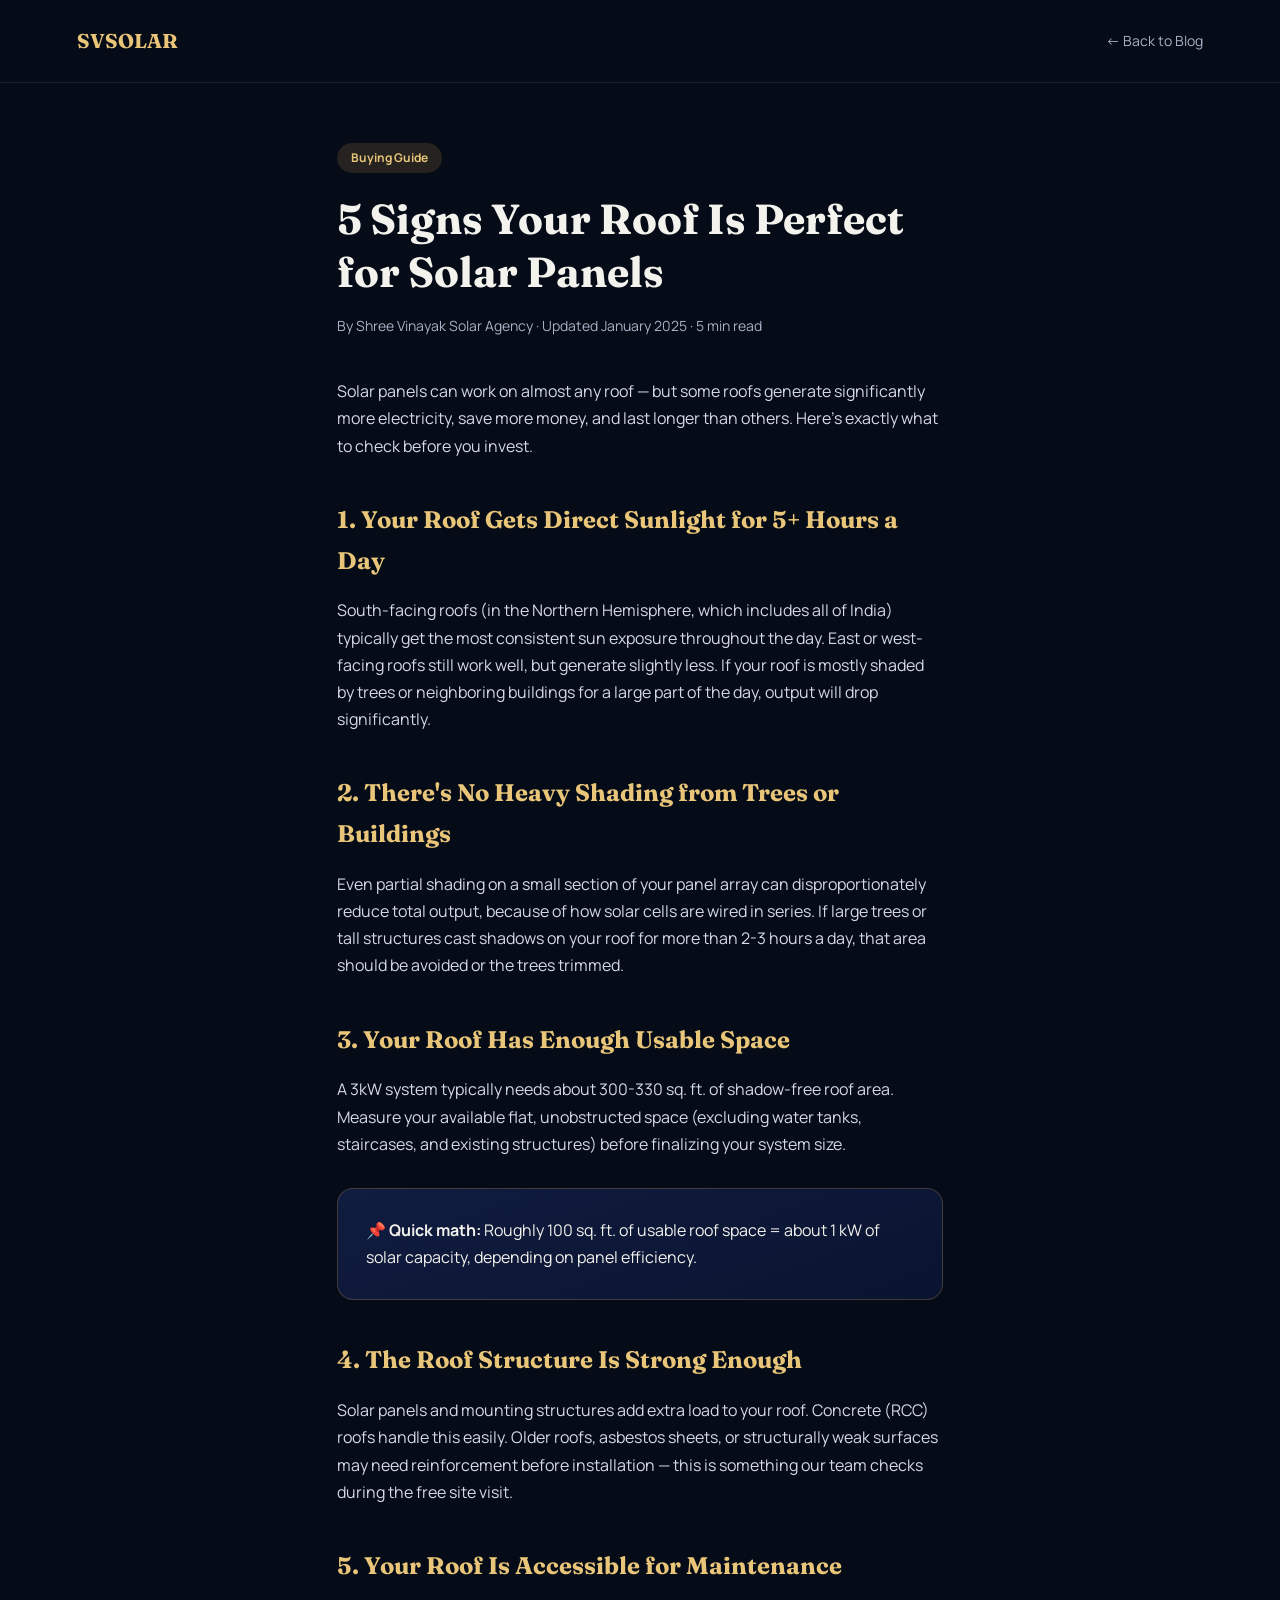
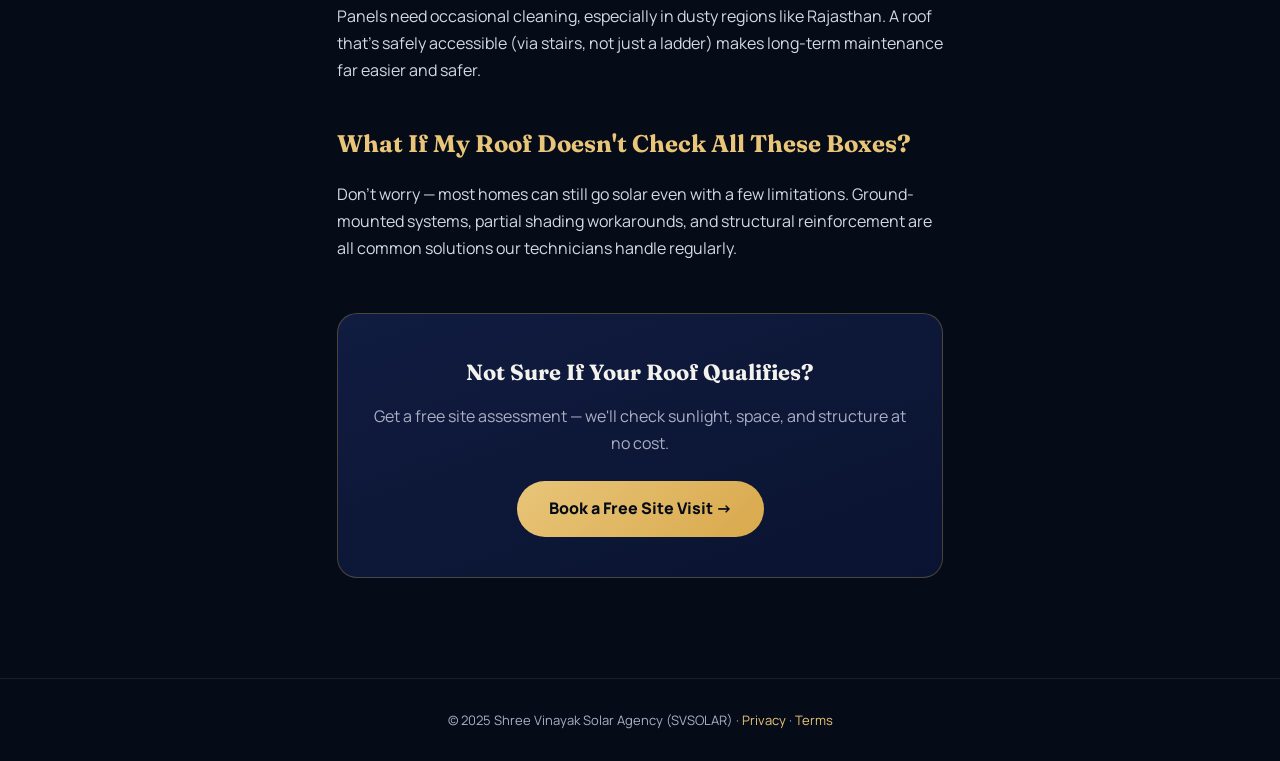
<file: blog/roof-suitable-for-solar.html>
<!DOCTYPE html>
<html lang="en">
<head>
<meta charset="UTF-8">
<meta name="viewport" content="width=device-width, initial-scale=1.0">
<title>5 Signs Your Roof Is Perfect for Solar Panels | SVSOLAR</title>
<meta name="description" content="Not every roof is ready for solar. Here are 5 clear signs your roof is a great candidate for rooftop solar panels — and what to check before you commit.">
<link rel="canonical" href="https://svsolar.online/blog/roof-suitable-for-solar.html">
<meta property="og:title" content="5 Signs Your Roof Is Perfect for Solar Panels">
<meta property="og:description" content="How to know if your roof gets enough sun, space, and strength for solar.">
<meta property="og:image" content="https://svsolar.online/og-image.png">
<meta property="og:type" content="article">
<link rel="icon" href="/icon-192.png" type="image/png">
<link href="https://fonts.googleapis.com/css2?family=Fraunces:opsz,wght@9..144,400;9..144,600;9..144,700&family=Manrope:wght@400;500;600;700;800&display=swap" rel="stylesheet">

<script type="application/ld+json">
{
  "@context": "https://schema.org",
  "@type": "Article",
  "headline": "5 Signs Your Roof Is Perfect for Solar Panels",
  "description": "How to know if your roof gets enough sun, space, and structural strength for solar panels.",
  "image": "https://svsolar.online/og-image.png",
  "author": { "@type": "Organization", "name": "Shree Vinayak Solar Agency" },
  "publisher": {
    "@type": "Organization",
    "name": "Shree Vinayak Solar Agency",
    "logo": { "@type": "ImageObject", "url": "https://svsolar.online/icon-512.png" }
  },
  "datePublished": "2025-01-20",
  "dateModified": "2025-01-20"
}
</script>

<style>
  :root{
    --navy-950:#050b17; --navy-900:#0a1330; --navy-800:#101c40;
    --gold-500:#d9a94c; --gold-400:#e8c579;
    --text-light:#f3f2ec; --text-muted:#a8b0c4;
  }
  *{margin:0;padding:0;box-sizing:border-box;}
  body{ background: var(--navy-950); color: var(--text-light); font-family:'Manrope', sans-serif; line-height:1.7; }
  header{ padding: 24px 6%; display:flex; justify-content:space-between; align-items:center; border-bottom: 1px solid rgba(255,255,255,0.08); }
  header a.logo{ font-family:'Fraunces', serif; color: var(--gold-400); font-weight:700; font-size:20px; text-decoration:none; }
  header a.back{ color: var(--text-muted); text-decoration:none; font-size:14px; }
  header a.back:hover{ color: var(--gold-400); }
  article{ max-width: 760px; margin: 0 auto; padding: 60px 6% 100px; }
  .tag{ display:inline-block; background: rgba(217,169,76,0.15); color: var(--gold-400); font-size:12px; font-weight:700; padding: 5px 14px; border-radius: 50px; margin-bottom: 20px; }
  h1{ font-family:'Fraunces', serif; font-size: clamp(28px, 5vw, 42px); margin-bottom: 16px; line-height:1.25; }
  .meta{ color: var(--text-muted); font-size:14px; margin-bottom: 40px; }
  h2{ font-family:'Fraunces', serif; color: var(--gold-400); font-size: 24px; margin: 40px 0 16px; }
  p{ color: #d5d9e5; margin-bottom: 18px; font-size:16px; }
  ul{ margin: 0 0 20px 22px; color: #d5d9e5; }
  li{ margin-bottom: 10px; }
  .highlight-box{ background: linear-gradient(160deg, var(--navy-800), var(--navy-900)); border: 1px solid rgba(217,169,76,0.25); border-radius: 16px; padding: 28px; margin: 30px 0; }
  .highlight-box p{ margin-bottom:0; color: var(--text-light); }
  .cta-box{ text-align:center; background: linear-gradient(160deg, var(--navy-800), var(--navy-900)); border: 1px solid rgba(217,169,76,0.3); border-radius: 20px; padding: 40px 30px; margin-top: 50px; }
  .cta-box h3{ font-family:'Fraunces', serif; margin-bottom: 12px; font-size:22px; }
  .cta-box p{ color: var(--text-muted); margin-bottom: 24px; }
  .cta-btn{ display:inline-block; padding: 14px 32px; border-radius: 50px; background: linear-gradient(135deg, var(--gold-400), var(--gold-500)); color: var(--navy-950); font-weight:800; text-decoration:none; }
  footer{ text-align:center; padding: 30px; color: var(--text-muted); font-size:13px; border-top: 1px solid rgba(255,255,255,0.08); }
  footer a{ color: var(--gold-400); text-decoration:none; }
</style>
</head>
<body>

<header>
  <a href="/" class="logo">SVSOLAR</a>
  <a href="/blog.html" class="back">← Back to Blog</a>
</header>

<article>
  <span class="tag">Buying Guide</span>
  <h1>5 Signs Your Roof Is Perfect for Solar Panels</h1>
  <p class="meta">By Shree Vinayak Solar Agency · Updated January 2025 · 5 min read</p>

  <p>Solar panels can work on almost any roof — but some roofs generate significantly more electricity, save more money, and last longer than others. Here's exactly what to check before you invest.</p>

  <h2>1. Your Roof Gets Direct Sunlight for 5+ Hours a Day</h2>
  <p>South-facing roofs (in the Northern Hemisphere, which includes all of India) typically get the most consistent sun exposure throughout the day. East or west-facing roofs still work well, but generate slightly less. If your roof is mostly shaded by trees or neighboring buildings for a large part of the day, output will drop significantly.</p>

  <h2>2. There's No Heavy Shading from Trees or Buildings</h2>
  <p>Even partial shading on a small section of your panel array can disproportionately reduce total output, because of how solar cells are wired in series. If large trees or tall structures cast shadows on your roof for more than 2-3 hours a day, that area should be avoided or the trees trimmed.</p>

  <h2>3. Your Roof Has Enough Usable Space</h2>
  <p>A 3kW system typically needs about 300-330 sq. ft. of shadow-free roof area. Measure your available flat, unobstructed space (excluding water tanks, staircases, and existing structures) before finalizing your system size.</p>

  <div class="highlight-box">
    <p>📌 <strong>Quick math:</strong> Roughly 100 sq. ft. of usable roof space = about 1 kW of solar capacity, depending on panel efficiency.</p>
  </div>

  <h2>4. The Roof Structure Is Strong Enough</h2>
  <p>Solar panels and mounting structures add extra load to your roof. Concrete (RCC) roofs handle this easily. Older roofs, asbestos sheets, or structurally weak surfaces may need reinforcement before installation — this is something our team checks during the free site visit.</p>

  <h2>5. Your Roof Is Accessible for Maintenance</h2>
  <p>Panels need occasional cleaning, especially in dusty regions like Rajasthan. A roof that's safely accessible (via stairs, not just a ladder) makes long-term maintenance far easier and safer.</p>

  <h2>What If My Roof Doesn't Check All These Boxes?</h2>
  <p>Don't worry — most homes can still go solar even with a few limitations. Ground-mounted systems, partial shading workarounds, and structural reinforcement are all common solutions our technicians handle regularly.</p>

  <div class="cta-box">
    <h3>Not Sure If Your Roof Qualifies?</h3>
    <p>Get a free site assessment — we'll check sunlight, space, and structure at no cost.</p>
    <a href="/#contact" class="cta-btn">Book a Free Site Visit →</a>
  </div>

</article>

<footer>
  © 2025 Shree Vinayak Solar Agency (SVSOLAR) · <a href="/privacy.html">Privacy</a> · <a href="/terms.html">Terms</a>
</footer>

</body>
</html>
</file>
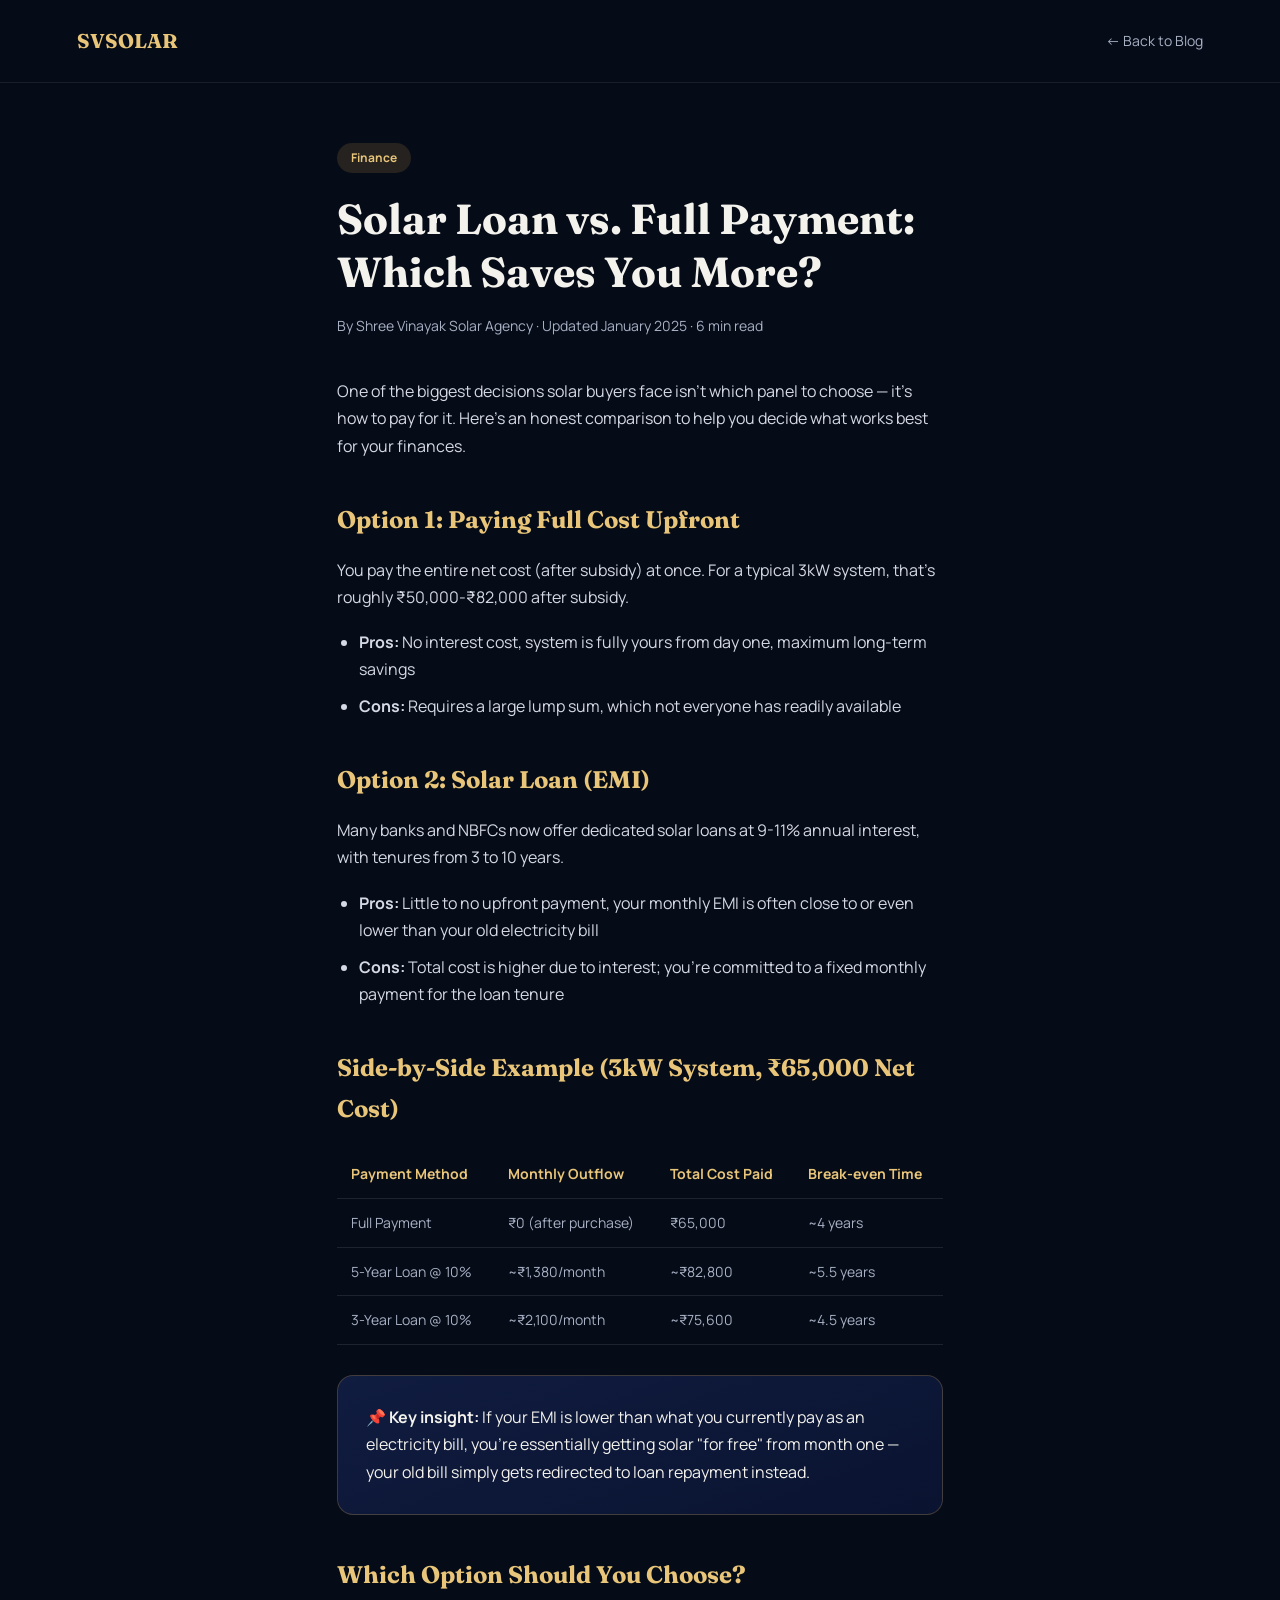
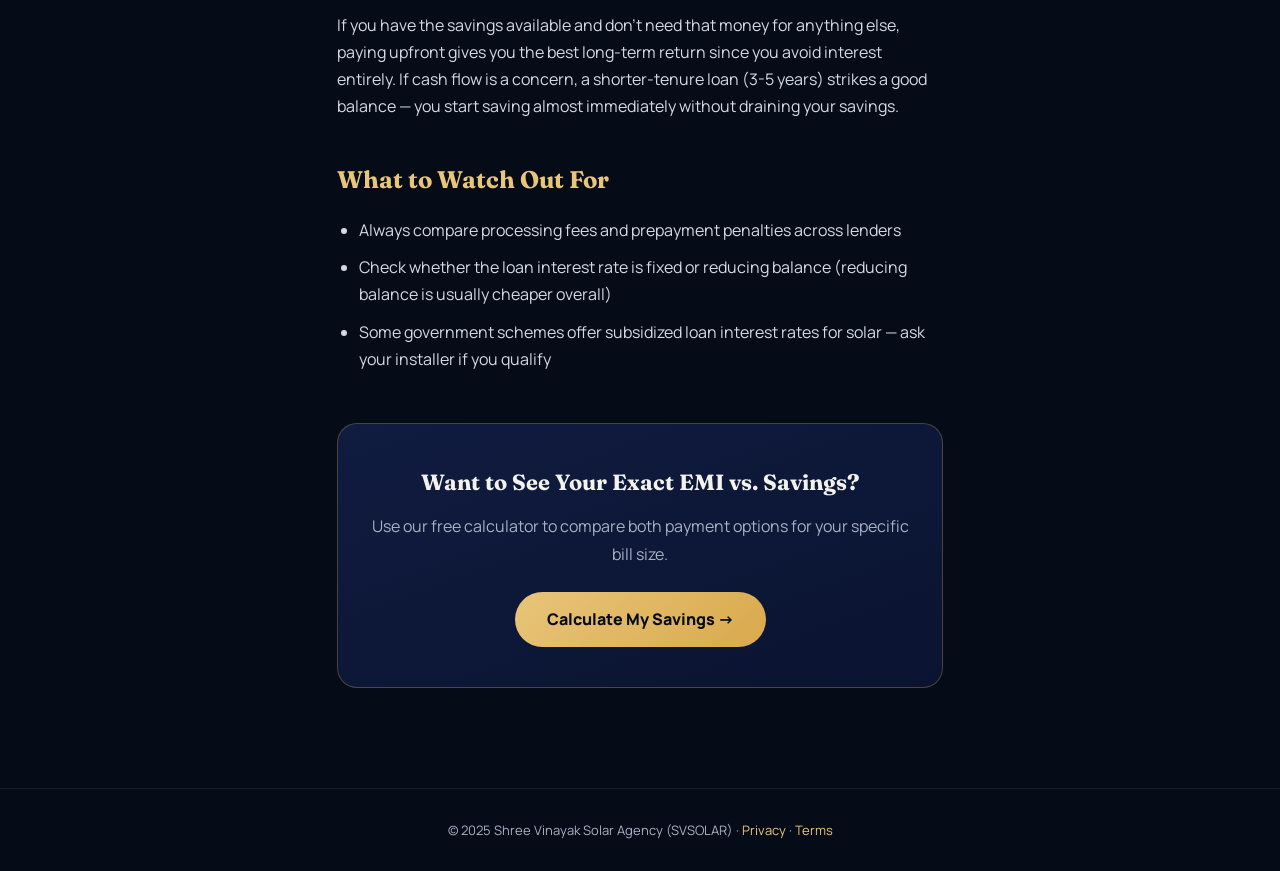
<file: blog/solar-loan-vs-full-payment.html>
<!DOCTYPE html>
<html lang="en">
<head>
<meta charset="UTF-8">
<meta name="viewport" content="width=device-width, initial-scale=1.0">
<title>Solar Loan vs. Full Payment: Which Saves You More? | SVSOLAR</title>
<meta name="description" content="Compare solar EMI loans against paying full upfront cost — see which option gives you better long-term savings and faster payback in India.">
<link rel="canonical" href="https://svsolar.online/blog/solar-loan-vs-full-payment.html">
<meta property="og:title" content="Solar Loan vs. Full Payment: Which Saves You More?">
<meta property="og:description" content="EMI plans vs. lump-sum payment — a side-by-side comparison for solar buyers.">
<meta property="og:image" content="https://svsolar.online/og-image.png">
<meta property="og:type" content="article">
<link rel="icon" href="/icon-192.png" type="image/png">
<link href="https://fonts.googleapis.com/css2?family=Fraunces:opsz,wght@9..144,400;9..144,600;9..144,700&family=Manrope:wght@400;500;600;700;800&display=swap" rel="stylesheet">

<script type="application/ld+json">
{
  "@context": "https://schema.org",
  "@type": "Article",
  "headline": "Solar Loan vs. Full Payment: Which Saves You More?",
  "description": "A side-by-side comparison of EMI plans and lump-sum payment for solar buyers in India.",
  "image": "https://svsolar.online/og-image.png",
  "author": { "@type": "Organization", "name": "Shree Vinayak Solar Agency" },
  "publisher": {
    "@type": "Organization",
    "name": "Shree Vinayak Solar Agency",
    "logo": { "@type": "ImageObject", "url": "https://svsolar.online/icon-512.png" }
  },
  "datePublished": "2025-01-24",
  "dateModified": "2025-01-24"
}
</script>

<style>
  :root{
    --navy-950:#050b17; --navy-900:#0a1330; --navy-800:#101c40;
    --gold-500:#d9a94c; --gold-400:#e8c579;
    --text-light:#f3f2ec; --text-muted:#a8b0c4;
  }
  *{margin:0;padding:0;box-sizing:border-box;}
  body{ background: var(--navy-950); color: var(--text-light); font-family:'Manrope', sans-serif; line-height:1.7; }
  header{ padding: 24px 6%; display:flex; justify-content:space-between; align-items:center; border-bottom: 1px solid rgba(255,255,255,0.08); }
  header a.logo{ font-family:'Fraunces', serif; color: var(--gold-400); font-weight:700; font-size:20px; text-decoration:none; }
  header a.back{ color: var(--text-muted); text-decoration:none; font-size:14px; }
  header a.back:hover{ color: var(--gold-400); }
  article{ max-width: 760px; margin: 0 auto; padding: 60px 6% 100px; }
  .tag{ display:inline-block; background: rgba(217,169,76,0.15); color: var(--gold-400); font-size:12px; font-weight:700; padding: 5px 14px; border-radius: 50px; margin-bottom: 20px; }
  h1{ font-family:'Fraunces', serif; font-size: clamp(28px, 5vw, 42px); margin-bottom: 16px; line-height:1.25; }
  .meta{ color: var(--text-muted); font-size:14px; margin-bottom: 40px; }
  h2{ font-family:'Fraunces', serif; color: var(--gold-400); font-size: 24px; margin: 40px 0 16px; }
  p{ color: #d5d9e5; margin-bottom: 18px; font-size:16px; }
  ul{ margin: 0 0 20px 22px; color: #d5d9e5; }
  li{ margin-bottom: 10px; }
  table{ width:100%; border-collapse: collapse; margin: 20px 0 30px; font-size:14px; }
  th, td{ padding: 12px 14px; text-align:left; border-bottom: 1px solid rgba(255,255,255,0.1); }
  th{ color: var(--gold-400); font-weight:700; }
  td{ color: var(--text-muted); }
  .highlight-box{ background: linear-gradient(160deg, var(--navy-800), var(--navy-900)); border: 1px solid rgba(217,169,76,0.25); border-radius: 16px; padding: 28px; margin: 30px 0; }
  .highlight-box p{ margin-bottom:0; color: var(--text-light); }
  .cta-box{ text-align:center; background: linear-gradient(160deg, var(--navy-800), var(--navy-900)); border: 1px solid rgba(217,169,76,0.3); border-radius: 20px; padding: 40px 30px; margin-top: 50px; }
  .cta-box h3{ font-family:'Fraunces', serif; margin-bottom: 12px; font-size:22px; }
  .cta-box p{ color: var(--text-muted); margin-bottom: 24px; }
  .cta-btn{ display:inline-block; padding: 14px 32px; border-radius: 50px; background: linear-gradient(135deg, var(--gold-400), var(--gold-500)); color: var(--navy-950); font-weight:800; text-decoration:none; }
  footer{ text-align:center; padding: 30px; color: var(--text-muted); font-size:13px; border-top: 1px solid rgba(255,255,255,0.08); }
  footer a{ color: var(--gold-400); text-decoration:none; }
</style>
</head>
<body>

<header>
  <a href="/" class="logo">SVSOLAR</a>
  <a href="/blog.html" class="back">← Back to Blog</a>
</header>

<article>
  <span class="tag">Finance</span>
  <h1>Solar Loan vs. Full Payment: Which Saves You More?</h1>
  <p class="meta">By Shree Vinayak Solar Agency · Updated January 2025 · 6 min read</p>

  <p>One of the biggest decisions solar buyers face isn't which panel to choose — it's how to pay for it. Here's an honest comparison to help you decide what works best for your finances.</p>

  <h2>Option 1: Paying Full Cost Upfront</h2>
  <p>You pay the entire net cost (after subsidy) at once. For a typical 3kW system, that's roughly ₹50,000-₹82,000 after subsidy.</p>
  <ul>
    <li><strong>Pros:</strong> No interest cost, system is fully yours from day one, maximum long-term savings</li>
    <li><strong>Cons:</strong> Requires a large lump sum, which not everyone has readily available</li>
  </ul>

  <h2>Option 2: Solar Loan (EMI)</h2>
  <p>Many banks and NBFCs now offer dedicated solar loans at 9-11% annual interest, with tenures from 3 to 10 years.</p>
  <ul>
    <li><strong>Pros:</strong> Little to no upfront payment, your monthly EMI is often close to or even lower than your old electricity bill</li>
    <li><strong>Cons:</strong> Total cost is higher due to interest; you're committed to a fixed monthly payment for the loan tenure</li>
  </ul>

  <h2>Side-by-Side Example (3kW System, ₹65,000 Net Cost)</h2>
  <table>
    <tr><th>Payment Method</th><th>Monthly Outflow</th><th>Total Cost Paid</th><th>Break-even Time</th></tr>
    <tr><td>Full Payment</td><td>₹0 (after purchase)</td><td>₹65,000</td><td>~4 years</td></tr>
    <tr><td>5-Year Loan @ 10%</td><td>~₹1,380/month</td><td>~₹82,800</td><td>~5.5 years</td></tr>
    <tr><td>3-Year Loan @ 10%</td><td>~₹2,100/month</td><td>~₹75,600</td><td>~4.5 years</td></tr>
  </table>

  <div class="highlight-box">
    <p>📌 <strong>Key insight:</strong> If your EMI is lower than what you currently pay as an electricity bill, you're essentially getting solar "for free" from month one — your old bill simply gets redirected to loan repayment instead.</p>
  </div>

  <h2>Which Option Should You Choose?</h2>
  <p>If you have the savings available and don't need that money for anything else, paying upfront gives you the best long-term return since you avoid interest entirely. If cash flow is a concern, a shorter-tenure loan (3-5 years) strikes a good balance — you start saving almost immediately without draining your savings.</p>

  <h2>What to Watch Out For</h2>
  <ul>
    <li>Always compare processing fees and prepayment penalties across lenders</li>
    <li>Check whether the loan interest rate is fixed or reducing balance (reducing balance is usually cheaper overall)</li>
    <li>Some government schemes offer subsidized loan interest rates for solar — ask your installer if you qualify</li>
  </ul>

  <div class="cta-box">
    <h3>Want to See Your Exact EMI vs. Savings?</h3>
    <p>Use our free calculator to compare both payment options for your specific bill size.</p>
    <a href="/#calculator" class="cta-btn">Calculate My Savings →</a>
  </div>

</article>

<footer>
  © 2025 Shree Vinayak Solar Agency (SVSOLAR) · <a href="/privacy.html">Privacy</a> · <a href="/terms.html">Terms</a>
</footer>

</body>
</html>
</file>
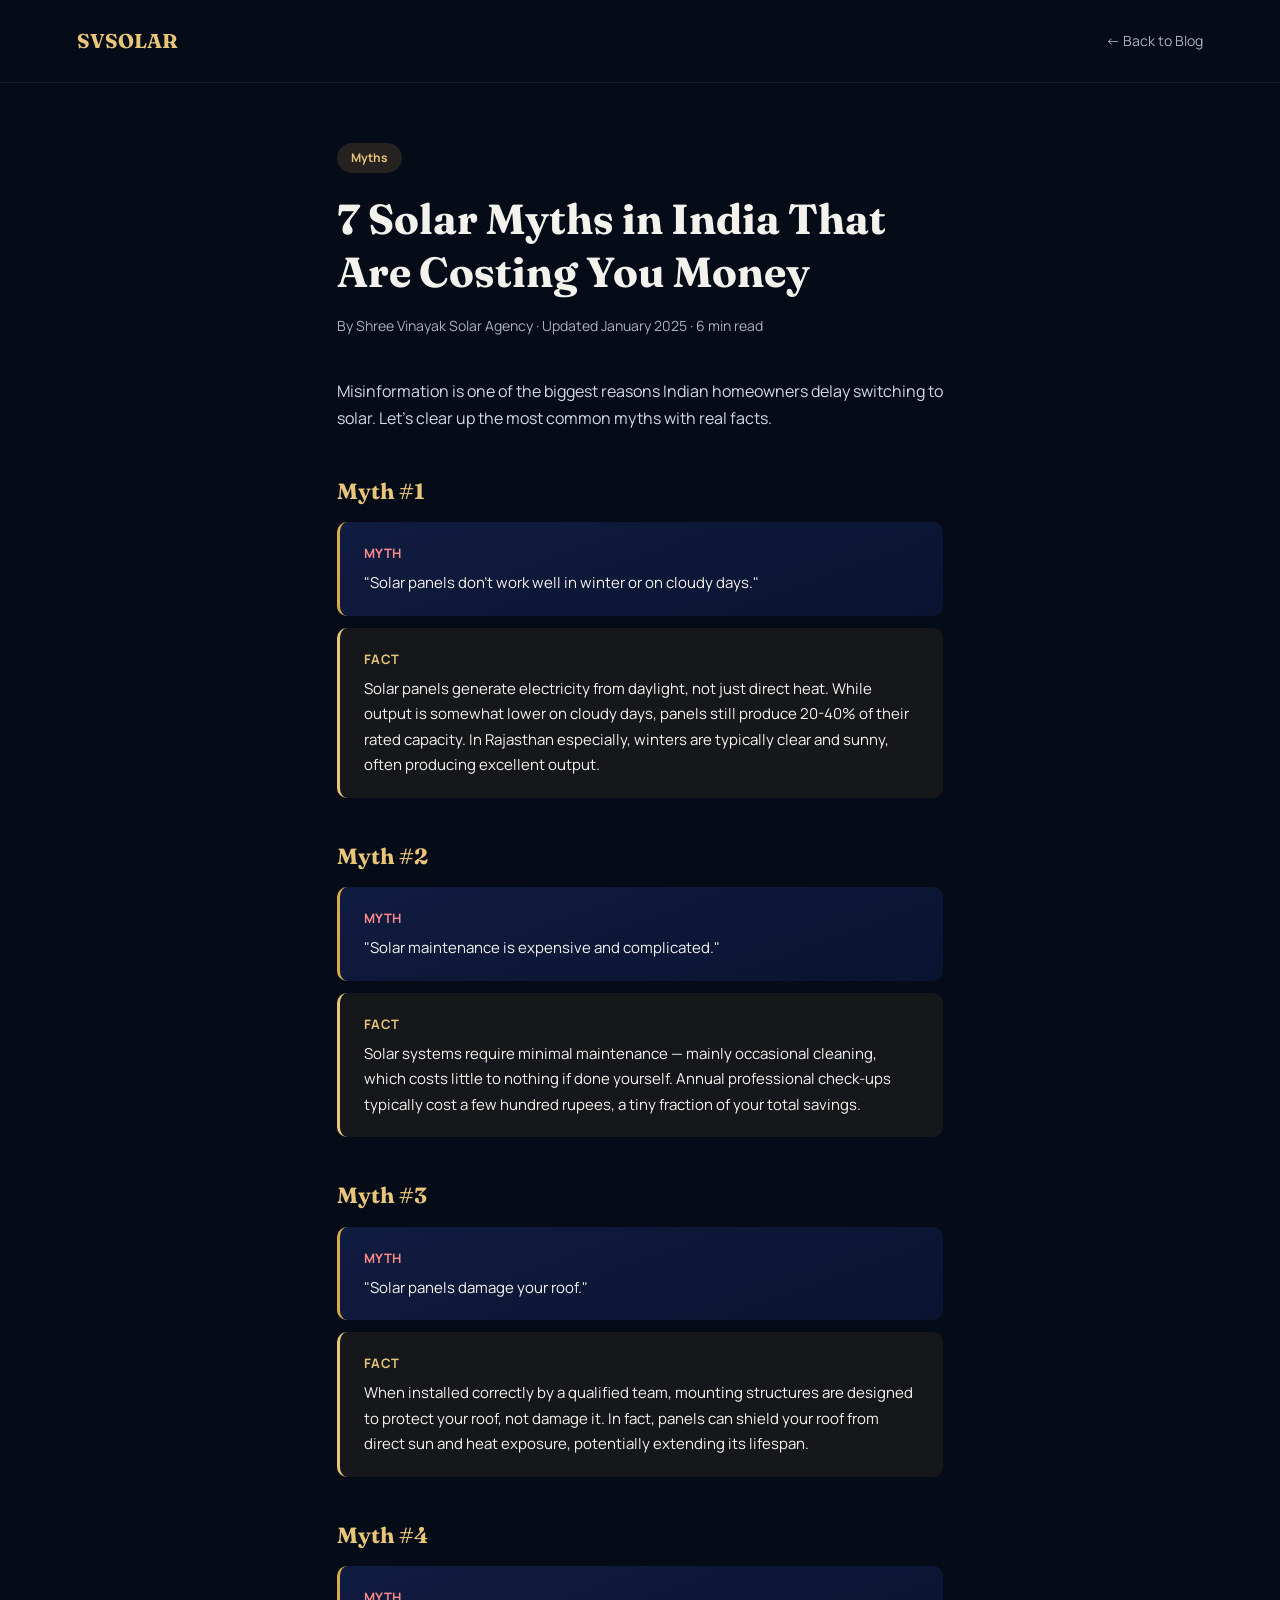
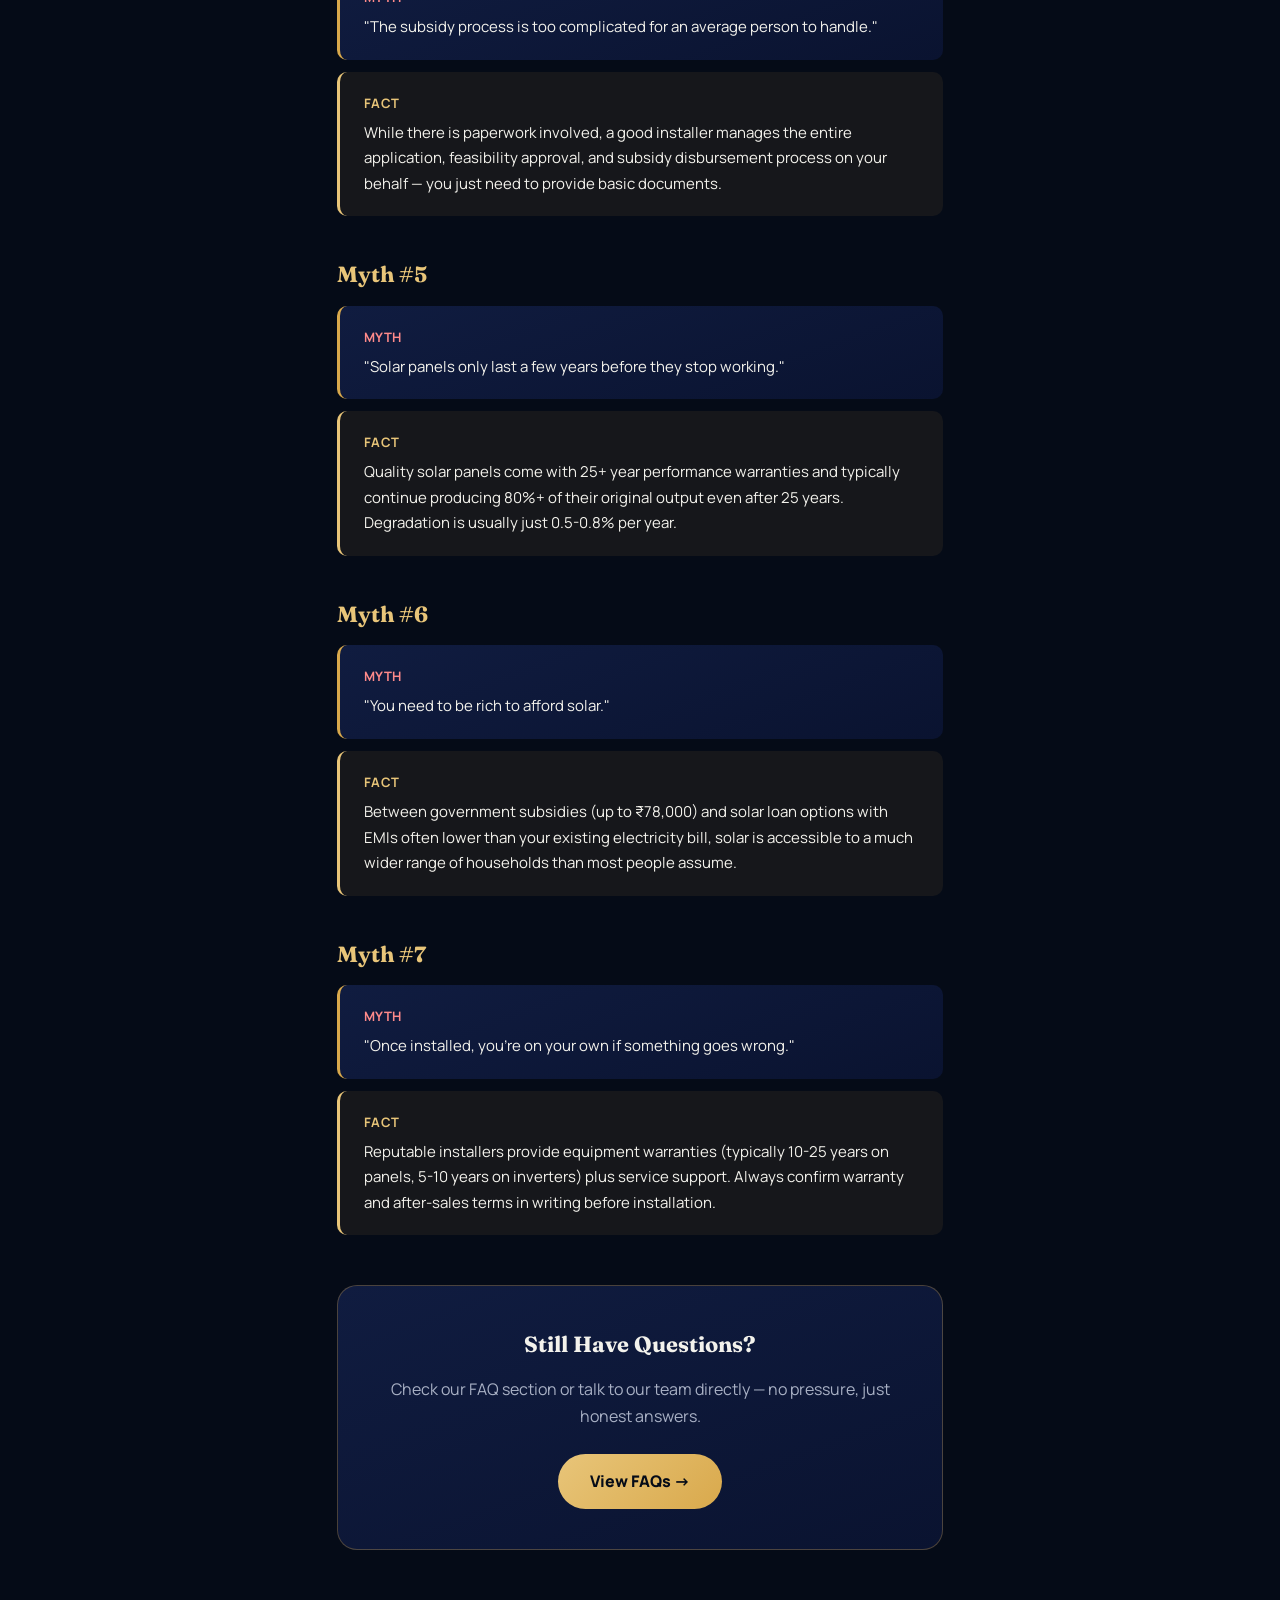
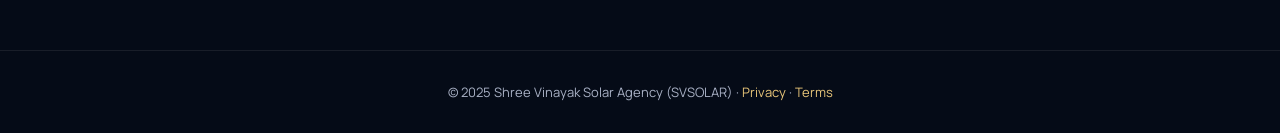
<file: blog/solar-myths-india.html>
<!DOCTYPE html>
<html lang="en">
<head>
<meta charset="UTF-8">
<meta name="viewport" content="width=device-width, initial-scale=1.0">
<title>7 Solar Myths in India That Are Costing You Money | SVSOLAR</title>
<meta name="description" content="Busting the biggest solar myths in India — from winter performance to maintenance costs — that stop homeowners from switching and saving money.">
<link rel="canonical" href="https://svsolar.online/blog/solar-myths-india.html">
<meta property="og:title" content="7 Solar Myths in India That Are Costing You Money">
<meta property="og:description" content="The myths stopping Indian homeowners from switching to solar — and the real facts.">
<meta property="og:image" content="https://svsolar.online/og-image.png">
<meta property="og:type" content="article">
<link rel="icon" href="/icon-192.png" type="image/png">
<link href="https://fonts.googleapis.com/css2?family=Fraunces:opsz,wght@9..144,400;9..144,600;9..144,700&family=Manrope:wght@400;500;600;700;800&display=swap" rel="stylesheet">

<script type="application/ld+json">
{
  "@context": "https://schema.org",
  "@type": "Article",
  "headline": "7 Solar Myths in India That Are Costing You Money",
  "description": "Busting the biggest solar myths in India that stop homeowners from switching and saving.",
  "image": "https://svsolar.online/og-image.png",
  "author": { "@type": "Organization", "name": "Shree Vinayak Solar Agency" },
  "publisher": {
    "@type": "Organization",
    "name": "Shree Vinayak Solar Agency",
    "logo": { "@type": "ImageObject", "url": "https://svsolar.online/icon-512.png" }
  },
  "datePublished": "2025-01-26",
  "dateModified": "2025-01-26"
}
</script>

<style>
  :root{
    --navy-950:#050b17; --navy-900:#0a1330; --navy-800:#101c40;
    --gold-500:#d9a94c; --gold-400:#e8c579;
    --text-light:#f3f2ec; --text-muted:#a8b0c4;
  }
  *{margin:0;padding:0;box-sizing:border-box;}
  body{ background: var(--navy-950); color: var(--text-light); font-family:'Manrope', sans-serif; line-height:1.7; }
  header{ padding: 24px 6%; display:flex; justify-content:space-between; align-items:center; border-bottom: 1px solid rgba(255,255,255,0.08); }
  header a.logo{ font-family:'Fraunces', serif; color: var(--gold-400); font-weight:700; font-size:20px; text-decoration:none; }
  header a.back{ color: var(--text-muted); text-decoration:none; font-size:14px; }
  header a.back:hover{ color: var(--gold-400); }
  article{ max-width: 760px; margin: 0 auto; padding: 60px 6% 100px; }
  .tag{ display:inline-block; background: rgba(217,169,76,0.15); color: var(--gold-400); font-size:12px; font-weight:700; padding: 5px 14px; border-radius: 50px; margin-bottom: 20px; }
  h1{ font-family:'Fraunces', serif; font-size: clamp(28px, 5vw, 42px); margin-bottom: 16px; line-height:1.25; }
  .meta{ color: var(--text-muted); font-size:14px; margin-bottom: 40px; }
  h2{ font-family:'Fraunces', serif; color: var(--gold-400); font-size: 22px; margin: 40px 0 12px; }
  p{ color: #d5d9e5; margin-bottom: 18px; font-size:16px; }
  .myth-box{ background: linear-gradient(160deg, var(--navy-800), var(--navy-900)); border-left: 3px solid var(--gold-500); border-radius: 10px; padding: 20px 24px; margin-bottom: 12px; }
  .myth-box .label{ color: #ff8a8a; font-weight:700; font-size:13px; text-transform:uppercase; letter-spacing:0.5px; margin-bottom:6px; display:block; }
  .fact-box{ background: rgba(217,169,76,0.08); border-left: 3px solid var(--gold-400); border-radius: 10px; padding: 20px 24px; margin-bottom: 36px; }
  .fact-box .label{ color: var(--gold-400); font-weight:700; font-size:13px; text-transform:uppercase; letter-spacing:0.5px; margin-bottom:6px; display:block; }
  .myth-box p, .fact-box p{ margin-bottom:0; color: var(--text-light); font-size:15px; }
  .cta-box{ text-align:center; background: linear-gradient(160deg, var(--navy-800), var(--navy-900)); border: 1px solid rgba(217,169,76,0.3); border-radius: 20px; padding: 40px 30px; margin-top: 50px; }
  .cta-box h3{ font-family:'Fraunces', serif; margin-bottom: 12px; font-size:22px; }
  .cta-box p{ color: var(--text-muted); margin-bottom: 24px; }
  .cta-btn{ display:inline-block; padding: 14px 32px; border-radius: 50px; background: linear-gradient(135deg, var(--gold-400), var(--gold-500)); color: var(--navy-950); font-weight:800; text-decoration:none; }
  footer{ text-align:center; padding: 30px; color: var(--text-muted); font-size:13px; border-top: 1px solid rgba(255,255,255,0.08); }
  footer a{ color: var(--gold-400); text-decoration:none; }
</style>
</head>
<body>

<header>
  <a href="/" class="logo">SVSOLAR</a>
  <a href="/blog.html" class="back">← Back to Blog</a>
</header>

<article>
  <span class="tag">Myths</span>
  <h1>7 Solar Myths in India That Are Costing You Money</h1>
  <p class="meta">By Shree Vinayak Solar Agency · Updated January 2025 · 6 min read</p>

  <p>Misinformation is one of the biggest reasons Indian homeowners delay switching to solar. Let's clear up the most common myths with real facts.</p>

  <h2>Myth #1</h2>
  <div class="myth-box"><span class="label">Myth</span><p>"Solar panels don't work well in winter or on cloudy days."</p></div>
  <div class="fact-box"><span class="label">Fact</span><p>Solar panels generate electricity from daylight, not just direct heat. While output is somewhat lower on cloudy days, panels still produce 20-40% of their rated capacity. In Rajasthan especially, winters are typically clear and sunny, often producing excellent output.</p></div>

  <h2>Myth #2</h2>
  <div class="myth-box"><span class="label">Myth</span><p>"Solar maintenance is expensive and complicated."</p></div>
  <div class="fact-box"><span class="label">Fact</span><p>Solar systems require minimal maintenance — mainly occasional cleaning, which costs little to nothing if done yourself. Annual professional check-ups typically cost a few hundred rupees, a tiny fraction of your total savings.</p></div>

  <h2>Myth #3</h2>
  <div class="myth-box"><span class="label">Myth</span><p>"Solar panels damage your roof."</p></div>
  <div class="fact-box"><span class="label">Fact</span><p>When installed correctly by a qualified team, mounting structures are designed to protect your roof, not damage it. In fact, panels can shield your roof from direct sun and heat exposure, potentially extending its lifespan.</p></div>

  <h2>Myth #4</h2>
  <div class="myth-box"><span class="label">Myth</span><p>"The subsidy process is too complicated for an average person to handle."</p></div>
  <div class="fact-box"><span class="label">Fact</span><p>While there is paperwork involved, a good installer manages the entire application, feasibility approval, and subsidy disbursement process on your behalf — you just need to provide basic documents.</p></div>

  <h2>Myth #5</h2>
  <div class="myth-box"><span class="label">Myth</span><p>"Solar panels only last a few years before they stop working."</p></div>
  <div class="fact-box"><span class="label">Fact</span><p>Quality solar panels come with 25+ year performance warranties and typically continue producing 80%+ of their original output even after 25 years. Degradation is usually just 0.5-0.8% per year.</p></div>

  <h2>Myth #6</h2>
  <div class="myth-box"><span class="label">Myth</span><p>"You need to be rich to afford solar."</p></div>
  <div class="fact-box"><span class="label">Fact</span><p>Between government subsidies (up to ₹78,000) and solar loan options with EMIs often lower than your existing electricity bill, solar is accessible to a much wider range of households than most people assume.</p></div>

  <h2>Myth #7</h2>
  <div class="myth-box"><span class="label">Myth</span><p>"Once installed, you're on your own if something goes wrong."</p></div>
  <div class="fact-box"><span class="label">Fact</span><p>Reputable installers provide equipment warranties (typically 10-25 years on panels, 5-10 years on inverters) plus service support. Always confirm warranty and after-sales terms in writing before installation.</p></div>

  <div class="cta-box">
    <h3>Still Have Questions?</h3>
    <p>Check our FAQ section or talk to our team directly — no pressure, just honest answers.</p>
    <a href="/#faq" class="cta-btn">View FAQs →</a>
  </div>

</article>

<footer>
  © 2025 Shree Vinayak Solar Agency (SVSOLAR) · <a href="/privacy.html">Privacy</a> · <a href="/terms.html">Terms</a>
</footer>

</body>
</html>
</file>
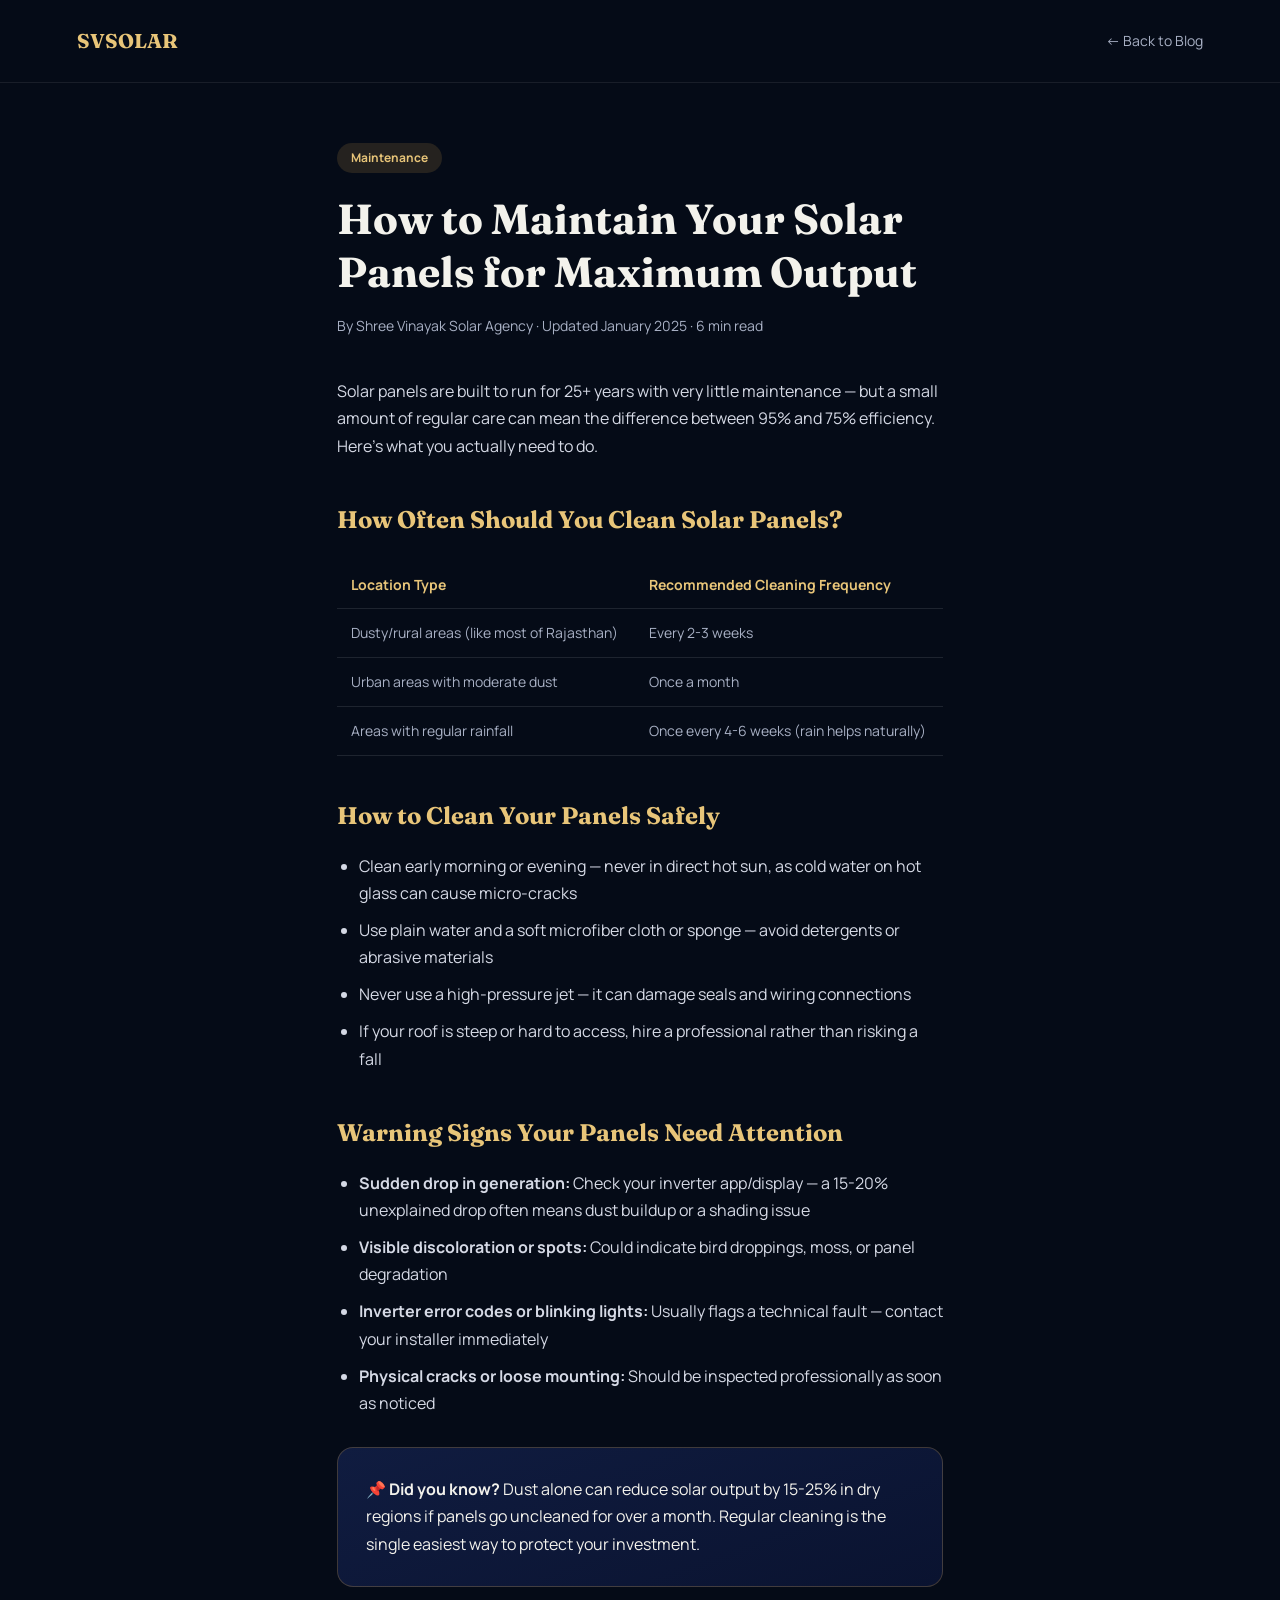
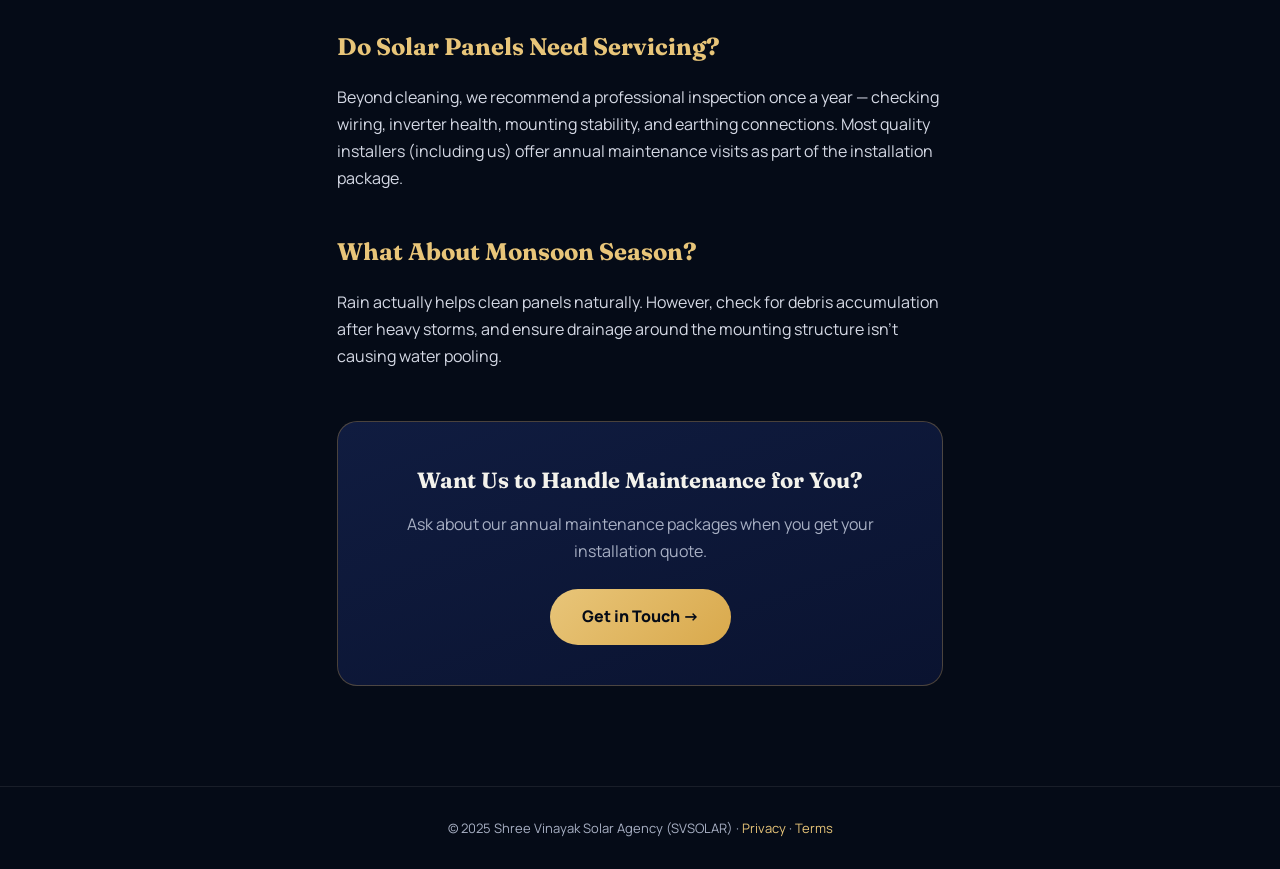
<file: blog/solar-panel-maintenance-guide.html>
<!DOCTYPE html>
<html lang="en">
<head>
<meta charset="UTF-8">
<meta name="viewport" content="width=device-width, initial-scale=1.0">
<title>How to Maintain Your Solar Panels for Maximum Output | SVSOLAR</title>
<meta name="description" content="Simple cleaning schedules, warning signs of output loss, and maintenance tips to keep your solar panels running at peak efficiency for 25+ years.">
<link rel="canonical" href="https://svsolar.online/blog/solar-panel-maintenance-guide.html">
<meta property="og:title" content="How to Maintain Your Solar Panels for Maximum Output">
<meta property="og:description" content="Cleaning schedules, warning signs, and maintenance tips for long-term solar performance.">
<meta property="og:image" content="https://svsolar.online/og-image.png">
<meta property="og:type" content="article">
<link rel="icon" href="/icon-192.png" type="image/png">
<link href="https://fonts.googleapis.com/css2?family=Fraunces:opsz,wght@9..144,400;9..144,600;9..144,700&family=Manrope:wght@400;500;600;700;800&display=swap" rel="stylesheet">

<script type="application/ld+json">
{
  "@context": "https://schema.org",
  "@type": "Article",
  "headline": "How to Maintain Your Solar Panels for Maximum Output",
  "description": "Cleaning schedules, warning signs of output loss, and maintenance tips for long-term solar performance.",
  "image": "https://svsolar.online/og-image.png",
  "author": { "@type": "Organization", "name": "Shree Vinayak Solar Agency" },
  "publisher": {
    "@type": "Organization",
    "name": "Shree Vinayak Solar Agency",
    "logo": { "@type": "ImageObject", "url": "https://svsolar.online/icon-512.png" }
  },
  "datePublished": "2025-01-22",
  "dateModified": "2025-01-22"
}
</script>

<style>
  :root{
    --navy-950:#050b17; --navy-900:#0a1330; --navy-800:#101c40;
    --gold-500:#d9a94c; --gold-400:#e8c579;
    --text-light:#f3f2ec; --text-muted:#a8b0c4;
  }
  *{margin:0;padding:0;box-sizing:border-box;}
  body{ background: var(--navy-950); color: var(--text-light); font-family:'Manrope', sans-serif; line-height:1.7; }
  header{ padding: 24px 6%; display:flex; justify-content:space-between; align-items:center; border-bottom: 1px solid rgba(255,255,255,0.08); }
  header a.logo{ font-family:'Fraunces', serif; color: var(--gold-400); font-weight:700; font-size:20px; text-decoration:none; }
  header a.back{ color: var(--text-muted); text-decoration:none; font-size:14px; }
  header a.back:hover{ color: var(--gold-400); }
  article{ max-width: 760px; margin: 0 auto; padding: 60px 6% 100px; }
  .tag{ display:inline-block; background: rgba(217,169,76,0.15); color: var(--gold-400); font-size:12px; font-weight:700; padding: 5px 14px; border-radius: 50px; margin-bottom: 20px; }
  h1{ font-family:'Fraunces', serif; font-size: clamp(28px, 5vw, 42px); margin-bottom: 16px; line-height:1.25; }
  .meta{ color: var(--text-muted); font-size:14px; margin-bottom: 40px; }
  h2{ font-family:'Fraunces', serif; color: var(--gold-400); font-size: 24px; margin: 40px 0 16px; }
  p{ color: #d5d9e5; margin-bottom: 18px; font-size:16px; }
  ul{ margin: 0 0 20px 22px; color: #d5d9e5; }
  li{ margin-bottom: 10px; }
  table{ width:100%; border-collapse: collapse; margin: 20px 0 30px; font-size:14px; }
  th, td{ padding: 12px 14px; text-align:left; border-bottom: 1px solid rgba(255,255,255,0.1); }
  th{ color: var(--gold-400); font-weight:700; }
  td{ color: var(--text-muted); }
  .highlight-box{ background: linear-gradient(160deg, var(--navy-800), var(--navy-900)); border: 1px solid rgba(217,169,76,0.25); border-radius: 16px; padding: 28px; margin: 30px 0; }
  .highlight-box p{ margin-bottom:0; color: var(--text-light); }
  .cta-box{ text-align:center; background: linear-gradient(160deg, var(--navy-800), var(--navy-900)); border: 1px solid rgba(217,169,76,0.3); border-radius: 20px; padding: 40px 30px; margin-top: 50px; }
  .cta-box h3{ font-family:'Fraunces', serif; margin-bottom: 12px; font-size:22px; }
  .cta-box p{ color: var(--text-muted); margin-bottom: 24px; }
  .cta-btn{ display:inline-block; padding: 14px 32px; border-radius: 50px; background: linear-gradient(135deg, var(--gold-400), var(--gold-500)); color: var(--navy-950); font-weight:800; text-decoration:none; }
  footer{ text-align:center; padding: 30px; color: var(--text-muted); font-size:13px; border-top: 1px solid rgba(255,255,255,0.08); }
  footer a{ color: var(--gold-400); text-decoration:none; }
</style>
</head>
<body>

<header>
  <a href="/" class="logo">SVSOLAR</a>
  <a href="/blog.html" class="back">← Back to Blog</a>
</header>

<article>
  <span class="tag">Maintenance</span>
  <h1>How to Maintain Your Solar Panels for Maximum Output</h1>
  <p class="meta">By Shree Vinayak Solar Agency · Updated January 2025 · 6 min read</p>

  <p>Solar panels are built to run for 25+ years with very little maintenance — but a small amount of regular care can mean the difference between 95% and 75% efficiency. Here's what you actually need to do.</p>

  <h2>How Often Should You Clean Solar Panels?</h2>
  <table>
    <tr><th>Location Type</th><th>Recommended Cleaning Frequency</th></tr>
    <tr><td>Dusty/rural areas (like most of Rajasthan)</td><td>Every 2-3 weeks</td></tr>
    <tr><td>Urban areas with moderate dust</td><td>Once a month</td></tr>
    <tr><td>Areas with regular rainfall</td><td>Once every 4-6 weeks (rain helps naturally)</td></tr>
  </table>

  <h2>How to Clean Your Panels Safely</h2>
  <ul>
    <li>Clean early morning or evening — never in direct hot sun, as cold water on hot glass can cause micro-cracks</li>
    <li>Use plain water and a soft microfiber cloth or sponge — avoid detergents or abrasive materials</li>
    <li>Never use a high-pressure jet — it can damage seals and wiring connections</li>
    <li>If your roof is steep or hard to access, hire a professional rather than risking a fall</li>
  </ul>

  <h2>Warning Signs Your Panels Need Attention</h2>
  <ul>
    <li><strong>Sudden drop in generation:</strong> Check your inverter app/display — a 15-20% unexplained drop often means dust buildup or a shading issue</li>
    <li><strong>Visible discoloration or spots:</strong> Could indicate bird droppings, moss, or panel degradation</li>
    <li><strong>Inverter error codes or blinking lights:</strong> Usually flags a technical fault — contact your installer immediately</li>
    <li><strong>Physical cracks or loose mounting:</strong> Should be inspected professionally as soon as noticed</li>
  </ul>

  <div class="highlight-box">
    <p>📌 <strong>Did you know?</strong> Dust alone can reduce solar output by 15-25% in dry regions if panels go uncleaned for over a month. Regular cleaning is the single easiest way to protect your investment.</p>
  </div>

  <h2>Do Solar Panels Need Servicing?</h2>
  <p>Beyond cleaning, we recommend a professional inspection once a year — checking wiring, inverter health, mounting stability, and earthing connections. Most quality installers (including us) offer annual maintenance visits as part of the installation package.</p>

  <h2>What About Monsoon Season?</h2>
  <p>Rain actually helps clean panels naturally. However, check for debris accumulation after heavy storms, and ensure drainage around the mounting structure isn't causing water pooling.</p>

  <div class="cta-box">
    <h3>Want Us to Handle Maintenance for You?</h3>
    <p>Ask about our annual maintenance packages when you get your installation quote.</p>
    <a href="/#contact" class="cta-btn">Get in Touch →</a>
  </div>

</article>

<footer>
  © 2025 Shree Vinayak Solar Agency (SVSOLAR) · <a href="/privacy.html">Privacy</a> · <a href="/terms.html">Terms</a>
</footer>

</body>
</html>
</file>
<file: styles.css>
/* ===================================================================
   SURYODAYA SOLAR — Design tokens
   Palette: deep navy (night sky) / solar gold (sunrise) / warm ivory (day)
   Type: Fraunces (display, used sparingly) + Manrope (body/UI)
   =================================================================== */
:root{
  --navy-950:#0A1420;
  --navy-900:#0F2038;
  --navy-800:#16304F;
  --navy-700:#1E3E63;

  --gold-600:#B8862E;
  --gold-500:#C9962C;
  --gold-400:#DBAE55;
  --gold-300:#E8C77A;

  --ivory-50:#FAF7F0;
  --ivory-100:#F1EADA;
  --cream-100:#F4EFDF;

  --ink-900:#182233;
  --ink-600:#4B5768;
  --slate-500:#67758C;
  --white:#FFFFFF;

  --shadow-gold:0 10px 34px rgba(201,150,44,.28);
  --shadow-soft:0 18px 46px rgba(10,20,32,.10);
  --ease:cubic-bezier(.16,1,.3,1);

  --font-display:'Fraunces', 'Iowan Old Style', serif;
  --font-body:'Manrope', system-ui, sans-serif;

  --container:1180px;
}

*,*::before,*::after{box-sizing:border-box;}
html{scroll-behavior:smooth;}
@media (prefers-reduced-motion: reduce){
  html{scroll-behavior:auto;}
  *,*::before,*::after{animation-duration:.001ms !important;animation-iteration-count:1 !important;transition-duration:.001ms !important;scroll-behavior:auto !important;}
}

body{
  margin:0;
  font-family:var(--font-body);
  color:var(--ink-900);
  background:var(--ivory-50);
  -webkit-font-smoothing:antialiased;
  line-height:1.55;
}

img,svg{display:block;max-width:100%;}
a{color:inherit;text-decoration:none;}
ul,ol{margin:0;padding:0;list-style:none;}
button{font:inherit;cursor:pointer;}
input,select,textarea{font:inherit;}

.container{max-width:var(--container);margin:0 auto;padding:0 28px;}

.nowrap{white-space:nowrap;}

/* ---------- Typography ---------- */
h1,h2,h3{font-family:var(--font-display);font-weight:500;line-height:1.1;margin:0;color:var(--ink-900);}

.eyebrow{
  font-family:var(--font-body);
  font-size:13px;
  font-weight:700;
  letter-spacing:.14em;
  text-transform:uppercase;
  color:var(--gold-600);
  margin:0 0 14px;
}
.eyebrow--light{color:var(--gold-300);}

.section__title{
  font-size:clamp(28px,4vw,42px);
  max-width:720px;
  margin-bottom:18px;
}
.section__title--light{color:var(--ivory-50);}

.section__lead{
  font-size:17px;
  color:var(--ink-600);
  max-width:560px;
  margin:0 0 40px;
}
.section--navy .section__lead{color:#B9C3D4;}

/* ---------- Buttons ---------- */
.btn{
  display:inline-flex;
  align-items:center;
  justify-content:center;
  gap:8px;
  padding:14px 26px;
  border-radius:3px;
  font-weight:700;
  font-size:14.5px;
  letter-spacing:.01em;
  border:1px solid transparent;
  transition:transform .35s var(--ease), box-shadow .35s var(--ease), background .3s var(--ease), color .3s var(--ease);
  white-space:nowrap;
}
.btn--gold{
  background:linear-gradient(180deg,var(--gold-400),var(--gold-600));
  color:var(--navy-950);
  box-shadow:var(--shadow-gold);
}
.btn--gold:hover{transform:translateY(-2px);box-shadow:0 16px 40px rgba(201,150,44,.38);}
.btn--ghost{
  background:transparent;
  border-color:rgba(250,247,240,.35);
  color:var(--ivory-50);
}
.btn--ghost:hover{border-color:var(--gold-400);color:var(--gold-300);transform:translateY(-2px);}
.btn--lg{padding:16px 30px;font-size:15px;}
.btn--sm{padding:10px 18px;font-size:13.5px;}

/* ---------- Nav ---------- */
.nav{
  position:fixed;top:0;left:0;right:0;z-index:100;
  padding:18px 0;
  transition:background .4s var(--ease), padding .4s var(--ease), box-shadow .4s var(--ease);
}
.nav.is-scrolled{
  background:rgba(10,20,32,.82);
  backdrop-filter:blur(14px);
  padding:12px 0;
  box-shadow:0 8px 30px rgba(0,0,0,.18);
}
.nav__inner{
  max-width:var(--container);margin:0 auto;padding:0 28px;
  display:flex;align-items:center;justify-content:space-between;
}
.nav__brand{
  display:flex;align-items:center;gap:9px;
  font-family:var(--font-display);font-size:19px;color:var(--ivory-50);
}
.nav__brand em{color:var(--gold-400);font-style:italic;}
.nav__brand-full{font-size:18px;white-space:nowrap;}
@media (max-width:400px){.nav__brand-full{font-size:15px;}}
.nav__mark{width:26px;height:26px;color:var(--gold-500);flex:none;}
.nav__links{display:flex;gap:34px;}
.nav__links a{
  font-size:14px;font-weight:600;color:#D7DDE7;
  position:relative;padding:4px 0;
  transition:color .3s var(--ease);
}
.nav__links a::after{
  content:"";position:absolute;left:0;bottom:0;height:1px;width:0;
  background:var(--gold-400);transition:width .35s var(--ease);
}
.nav__links a:hover{color:var(--ivory-50);}
.nav__links a:hover::after{width:100%;}
.nav__actions{display:flex;align-items:center;gap:16px;}
.nav__burger{display:none;flex-direction:column;gap:5px;background:none;border:none;padding:4px;}
.nav__burger span{width:22px;height:2px;background:var(--ivory-50);border-radius:2px;transition:transform .3s var(--ease),opacity .3s var(--ease);}

/* ---------- Hero ---------- */
.hero{
  position:relative;
  min-height:100svh;
  display:flex;flex-direction:column;justify-content:center;
  background:radial-gradient(120% 100% at 80% 0%, var(--navy-800) 0%, var(--navy-950) 55%);
  overflow:hidden;
  padding:140px 0 80px;
}
.hero__pattern{
  position:absolute;inset:0;
  display:block;
  width:100%;height:100%;
  background-image:radial-gradient(rgba(201,150,44,.16) 1px, transparent 1px);
  background-size:26px 26px;
  mask-image:linear-gradient(180deg, transparent, rgba(0,0,0,.7) 40%, transparent 85%);
  -webkit-mask-image:linear-gradient(180deg, transparent, rgba(0,0,0,.7) 40%, transparent 85%);
  pointer-events:none;
}
.hero__sun{
  position:absolute;
  right:-6%;top:6%;
  width:min(56vw,640px);
  opacity:.9;
  pointer-events:none;
}
#sunArc{
  stroke-dasharray:820;
  stroke-dashoffset:820;
  animation:draw-arc 2.4s var(--ease) .3s forwards;
}
.sun-rays{
  animation:sun-pulse 7s ease-in-out infinite;
  transform-origin:470px 150px;
}
@keyframes draw-arc{to{stroke-dashoffset:0;}}
@keyframes sun-pulse{
  0%,100%{opacity:1;transform:scale(1) rotate(0deg);}
  50%{opacity:.85;transform:scale(1.04) rotate(4deg);}
}

.hero__inner{position:relative;max-width:var(--container);margin:0 auto;padding:0 28px;width:100%;}
.hero__title{
  font-size:clamp(36px,6vw,64px);
  color:var(--ivory-50);
  max-width:820px;
  display:flex;flex-direction:column;
}
.hero__title--accent{color:var(--gold-400);font-style:italic;}
.hero__sub{
  margin:26px 0 38px;
  font-size:18px;
  color:#C3CBD9;
  max-width:560px;
}
.hero__sub strong{color:var(--gold-300);font-weight:700;}
.hero__cta{display:flex;flex-wrap:wrap;gap:16px;margin-bottom:52px;}
.hero__trust{
  display:flex;flex-wrap:wrap;align-items:center;gap:14px;
  font-size:13.5px;color:#9FACC0;
}
.hero__trust strong{color:var(--gold-300);font-family:var(--font-display);font-size:16px;font-weight:500;}
.hero__trust .dot{width:4px;height:4px;border-radius:50%;background:#4C5A72;}

/* hero load-in */
.hero-anim{opacity:0;transform:translateY(18px);animation:hero-in .9s var(--ease) forwards;animation-delay:calc(var(--d) * .12s + .1s);}
@keyframes hero-in{to{opacity:1;transform:none;}}

.hero__scroll{
  position:absolute;left:50%;bottom:28px;transform:translateX(-50%);
  width:26px;height:42px;border:1.5px solid rgba(232,199,122,.5);border-radius:20px;
}
.hero__scroll span{
  display:block;width:4px;height:8px;margin:7px auto 0;border-radius:2px;
  background:var(--gold-400);
  animation:scroll-dot 1.8s ease-in-out infinite;
}
@keyframes scroll-dot{0%{opacity:1;transform:translateY(0);}70%{opacity:0;transform:translateY(14px);}100%{opacity:0;}}

/* ---------- Sections / rhythm ---------- */
.section{padding:100px 0;position:relative;}
.section--ivory{background:var(--ivory-50);}
.section--cream{background:var(--cream-100);}
.section--navy{background:var(--navy-950);}

/* ---------- Why Solar ---------- */
.why-grid{display:grid;grid-template-columns:repeat(3,1fr);gap:44px;margin-top:20px;}
.why-icon{width:40px;height:40px;color:var(--gold-600);margin-bottom:18px;}
.why-item h3{font-size:20px;margin-bottom:10px;}
.why-item p{color:var(--ink-600);font-size:15px;margin:0;}

/* ---------- Subsidy ---------- */
.subsidy-bars{
  display:flex;align-items:flex-end;gap:36px;
  height:220px;margin:56px 0 26px;
  max-width:520px;
}
.subsidy-bar{
  flex:1;display:flex;flex-direction:column;align-items:center;
  height:100%;justify-content:flex-end;
}
.subsidy-bar__amount{
  font-family:var(--font-display);font-size:20px;color:var(--gold-300);margin-bottom:10px;
}
.subsidy-bar__fill{
  width:100%;
  height:0;
  background:linear-gradient(180deg,var(--gold-300),var(--gold-600));
  border-radius:4px 4px 0 0;
  transition:height 1.1s var(--ease);
}
.subsidy-bars.is-visible .subsidy-bar__fill{height:var(--h);}
.subsidy-bar__label{
  margin-top:12px;font-size:13px;color:#9FACC0;text-align:center;
}
.subsidy-note{
  font-size:17px;color:var(--ivory-50);margin:0 0 40px;
}
.subsidy-note strong{color:var(--gold-300);}
.subsidy-footer{
  display:flex;flex-wrap:wrap;align-items:center;justify-content:space-between;gap:26px;
  border-top:1px solid rgba(232,199,122,.18);padding-top:34px;
}
.subsidy-footer p{max-width:560px;font-size:13.5px;color:#8592A8;margin:0;}

/* ---------- Services ---------- */
.services-grid{display:grid;grid-template-columns:repeat(3,1fr);gap:2px;background:rgba(24,34,51,.08);margin-top:20px;border:1px solid rgba(24,34,51,.08);}
.service-card{background:var(--ivory-50);padding:38px 34px;transition:background .35s var(--ease), transform .35s var(--ease);}
.service-card:hover{background:var(--white);transform:translateY(-3px);}
.service-card h3{font-size:18px;margin-bottom:8px;}
.service-card p{color:var(--ink-600);font-size:14.5px;margin:0;}

/* ---------- Process ---------- */
.process-list{max-width:680px;margin-top:20px;}
.process-step{
  display:flex;gap:28px;
  padding:28px 0;
  border-top:1px solid rgba(24,34,51,.12);
}
.process-step:last-child{border-bottom:1px solid rgba(24,34,51,.12);}
.process-step__num{
  font-family:var(--font-display);font-style:italic;
  font-size:26px;color:var(--gold-600);flex:none;width:52px;
}
.process-step h3{font-size:18px;margin-bottom:6px;}
.process-step p{color:var(--ink-600);font-size:14.5px;margin:0;}

/* ---------- Stats ---------- */
.stats{padding:76px 0;}
.stats-grid{display:grid;grid-template-columns:repeat(4,1fr);gap:30px;text-align:center;}
.stat__num{
  display:block;font-family:var(--font-display);font-size:clamp(30px,4vw,46px);color:var(--gold-300);
}
.stat__label{display:block;margin-top:8px;font-size:13px;letter-spacing:.03em;color:#9FACC0;}

/* ---------- Testimonials ---------- */
.testimonial-grid{display:grid;grid-template-columns:repeat(3,1fr);gap:30px;margin-top:20px;}
.testimonial{
  background:var(--white);padding:32px 28px;border-radius:2px;
  box-shadow:var(--shadow-soft);position:relative;
}
.testimonial::before{
  content:"“";position:absolute;top:14px;left:24px;
  font-family:var(--font-display);font-size:52px;color:var(--gold-300);line-height:1;
}
.testimonial p{margin:26px 0 18px;font-size:15px;color:var(--ink-900);position:relative;}
.testimonial cite{font-style:normal;font-weight:700;font-size:13.5px;}
.testimonial cite span{font-weight:500;color:var(--slate-500);}
.testimonial-disclaimer{margin-top:26px;font-size:12.5px;color:var(--slate-500);}

/* ---------- Final CTA ---------- */
.final-cta{position:relative;overflow:hidden;text-align:left;}
.final-cta__inner{position:relative;max-width:640px;}
.final-cta .section__lead{color:#B9C3D4;}

/* ---------- Contact ---------- */
.contact-grid{display:grid;grid-template-columns:1.1fr .9fr;gap:70px;}
.lead-form{display:flex;flex-direction:column;gap:18px;margin-top:30px;max-width:460px;}
.lead-form label{display:flex;flex-direction:column;gap:7px;font-size:13.5px;font-weight:700;color:var(--ink-900);}
.lead-form input,.lead-form select,.lead-form textarea{
  border:1px solid rgba(24,34,51,.18);
  background:var(--white);
  border-radius:3px;padding:12px 14px;font-size:14.5px;color:var(--ink-900);
  transition:border-color .3s var(--ease), box-shadow .3s var(--ease);
}
.lead-form input:focus,.lead-form select:focus,.lead-form textarea:focus{
  outline:none;border-color:var(--gold-500);box-shadow:0 0 0 3px rgba(201,150,44,.16);
}
.lead-form button{margin-top:8px;align-self:flex-start;}

.contact-info{display:flex;flex-direction:column;gap:22px;margin-top:78px;}
.contact-card{
  background:var(--white);padding:22px 24px;border-radius:3px;box-shadow:var(--shadow-soft);
}
.contact-card h3{font-size:14.5px;margin-bottom:6px;}
.contact-card p{margin:0;font-size:14.5px;color:var(--ink-600);}
.contact-card a:hover{color:var(--gold-600);}
.map-placeholder{
  height:160px;border-radius:3px;border:1.5px dashed rgba(24,34,51,.25);
  display:flex;align-items:center;justify-content:center;
  color:var(--slate-500);font-size:13px;background:rgba(24,34,51,.03);
}

/* ---------- Footer ---------- */
.footer{background:var(--navy-950);color:#8592A8;padding:64px 0 0;}
.footer__inner{display:flex;justify-content:space-between;gap:40px;flex-wrap:wrap;padding-bottom:44px;border-bottom:1px solid rgba(255,255,255,.08);}
.nav__brand--footer{color:var(--ivory-50);margin-bottom:10px;}
.footer__tag{max-width:280px;font-size:13.5px;}
.footer__nav-group{display:flex;flex-direction:column;gap:22px;}
.footer__links{display:flex;gap:26px;flex-wrap:wrap;}
.footer__links a{font-size:13.5px;transition:color .3s var(--ease);}
.footer__links a:hover{color:var(--gold-400);}
.footer__legal-links{display:flex;gap:14px;flex-wrap:wrap;}
.footer__legal-links a{
  display:inline-flex;align-items:center;gap:6px;
  font-size:13px;font-weight:700;color:var(--gold-400);
  border:1px solid rgba(232,199,122,.35);border-radius:999px;
  padding:9px 16px;
  transition:background .3s var(--ease), color .3s var(--ease), border-color .3s var(--ease), transform .3s var(--ease);
}
.footer__legal-links a span{transition:transform .3s var(--ease);}
.footer__legal-links a:hover{
  background:var(--gold-400);color:var(--navy-950);border-color:var(--gold-400);transform:translateY(-2px);
}
.footer__legal-links a:hover span{transform:translateX(3px);}
.footer__bottom{
  display:flex;justify-content:space-between;gap:20px;flex-wrap:wrap;
  padding:24px 0;font-size:12px;color:#5B6A82;
}

/* ---------- WhatsApp floating button ---------- */
.wa-float{
  position:fixed;right:22px;bottom:22px;z-index:90;
  width:56px;height:56px;border-radius:50%;
  background:#25D366;display:flex;align-items:center;justify-content:center;
  box-shadow:0 10px 26px rgba(37,211,102,.45);
  transition:transform .3s var(--ease);
}
.wa-float-old-hover-removed {}

/* ---------- Language toggle ---------- */
.lang-toggle{
  position:relative;display:flex;align-items:center;
  background:rgba(250,247,240,.08);border:1px solid rgba(250,247,240,.2);
  border-radius:999px;padding:3px;gap:2px;
}
.nav.is-scrolled .lang-toggle,.nav .lang-toggle{background:rgba(250,247,240,.1);}
.lang-toggle__pill{
  position:absolute;top:3px;left:3px;width:34px;height:calc(100% - 6px);
  background:linear-gradient(180deg,var(--gold-400),var(--gold-600));
  border-radius:999px;transition:transform .35s var(--ease);
}
.lang-toggle.is-hi .lang-toggle__pill{transform:translateX(34px);}
.lang-toggle__opt{
  position:relative;z-index:1;width:34px;text-align:center;
  font-size:12.5px;font-weight:700;color:#B9C3D4;
  transition:color .3s var(--ease);
}
.lang-toggle__opt.is-active{color:var(--navy-950);}

/* ---------- Sticky mobile CTA bar ---------- */
.sticky-cta{
  display:none;
  position:fixed;left:0;right:0;bottom:0;z-index:95;
  transform:translateY(100%);
  transition:transform .4s var(--ease);
  background:var(--navy-950);
  border-top:1px solid rgba(232,199,122,.25);
  box-shadow:0 -10px 30px rgba(0,0,0,.25);
  padding:10px 14px calc(10px + env(safe-area-inset-bottom));
  gap:10px;
}
.sticky-cta.is-visible{transform:translateY(0);}
.sticky-cta__btn{
  flex:1;display:flex;align-items:center;justify-content:center;gap:8px;
  padding:13px 0;border-radius:8px;font-weight:700;font-size:14px;
}
.sticky-cta__btn svg{width:18px;height:18px;flex:none;}
.sticky-cta__btn--call{background:rgba(250,247,240,.08);color:var(--ivory-50);border:1px solid rgba(250,247,240,.18);}
.sticky-cta__btn--wa{background:#25D366;color:#fff;}

@media (max-width:760px){
  .sticky-cta{display:flex;}
  .wa-float{display:none;}
}

/* ---------- Content protection (deterrent, not real security) ---------- */
body{-webkit-user-select:none;user-select:none;}
.lead-form input,.lead-form select,.lead-form textarea,.contact-info,.contact-info *{
  -webkit-user-select:text;user-select:text;
}
img,svg{-webkit-user-drag:none;user-drag:none;}

/* ---------- Interactive dot-grid (canvas draws on top of the static
   .hero__pattern background below, so non-JS / touch / reduced-motion
   visitors still see the plain static grid as a graceful fallback) ---------- */

/* ---------- Scroll reveal ---------- */
.reveal{
  opacity:0;
  transform:translateY(26px);
  transition:opacity .85s var(--ease), transform .85s var(--ease);
}
.reveal.is-visible{opacity:1;transform:none;}

/* stagger children of grids automatically */
.why-grid .reveal:nth-child(2){transition-delay:.1s;}
.why-grid .reveal:nth-child(3){transition-delay:.2s;}
.services-grid .reveal:nth-child(2){transition-delay:.06s;}
.services-grid .reveal:nth-child(3){transition-delay:.12s;}
.services-grid .reveal:nth-child(4){transition-delay:.18s;}
.services-grid .reveal:nth-child(5){transition-delay:.24s;}
.services-grid .reveal:nth-child(6){transition-delay:.3s;}
.testimonial-grid .reveal:nth-child(2){transition-delay:.1s;}
.testimonial-grid .reveal:nth-child(3){transition-delay:.2s;}
.stats-grid .reveal:nth-child(2){transition-delay:.08s;}
.stats-grid .reveal:nth-child(3){transition-delay:.16s;}
.stats-grid .reveal:nth-child(4){transition-delay:.24s;}

/* ---------- Calculator ---------- */
.calc{
  display:grid;grid-template-columns:1.15fr 1fr;gap:56px;
  background:var(--white);border-radius:10px;padding:48px;
  box-shadow:var(--shadow-soft);margin-top:20px;align-items:center;
}
.calc__controls{display:flex;flex-direction:column;gap:34px;}
.calc__field label{display:block;font-size:12px;font-weight:700;letter-spacing:.08em;text-transform:uppercase;color:var(--slate-500);margin-bottom:12px;}
.calc__bill-value{
  font-family:var(--font-display);font-size:38px;color:var(--gold-600);margin-bottom:16px;
}
.calc__bill-value span:first-child{font-size:24px;margin-right:2px;}
.calc__field input[type="range"]{
  width:100%;height:4px;border-radius:2px;background:rgba(24,34,51,.1);
  appearance:none;-webkit-appearance:none;outline:none;
}
.calc__field input[type="range"]::-webkit-slider-thumb{
  appearance:none;-webkit-appearance:none;width:20px;height:20px;border-radius:50%;
  background:linear-gradient(180deg,var(--gold-400),var(--gold-600));
  box-shadow:0 4px 12px rgba(201,150,44,.4);cursor:pointer;border:3px solid var(--white);
}
.calc__field input[type="range"]::-moz-range-thumb{
  width:20px;height:20px;border-radius:50%;border:3px solid var(--white);
  background:linear-gradient(180deg,var(--gold-400),var(--gold-600));
  box-shadow:0 4px 12px rgba(201,150,44,.4);cursor:pointer;
}
.calc__range-labels{display:flex;justify-content:space-between;margin-top:8px;font-size:11.5px;color:var(--slate-500);}

.calc__tenure{display:flex;gap:8px;}
.calc__tenure-btn{
  flex:1;padding:11px 0;border-radius:999px;border:1.5px solid rgba(24,34,51,.14);
  background:transparent;font-family:var(--font-body);font-weight:700;font-size:13px;color:var(--ink-600);
  transition:background .3s var(--ease), border-color .3s var(--ease), color .3s var(--ease), transform .2s var(--ease);
}
.calc__tenure-btn:hover{border-color:var(--gold-500);color:var(--gold-600);}
.calc__tenure-btn.is-active{
  background:linear-gradient(180deg,var(--gold-400),var(--gold-600));
  border-color:transparent;color:var(--navy-950);box-shadow:var(--shadow-gold);
}

.calc__stats{display:grid;grid-template-columns:repeat(3,1fr);gap:12px;}
.calc__stat{background:var(--ivory-50);border-radius:6px;padding:16px 14px;transition:transform .3s var(--ease);}
.calc__stat--gold{background:linear-gradient(160deg,rgba(201,150,44,.14),rgba(201,150,44,.04));}
.calc__stat-label{display:block;font-size:10.5px;letter-spacing:.02em;color:var(--slate-500);margin-bottom:6px;}
.calc__stat-value{display:block;font-family:var(--font-display);font-size:18px;color:var(--ink-900);}
.calc__stat--gold .calc__stat-value{color:var(--gold-600);}

.calc__visual{position:relative;display:flex;flex-direction:column;align-items:center;justify-content:center;}
.calc__ring{width:230px;height:230px;transform:rotate(-90deg);}
.calc__ring-track{fill:none;stroke:rgba(24,34,51,.07);stroke-width:14;}
.calc__ring-fill{
  fill:none;stroke:var(--gold-500);stroke-width:14;stroke-linecap:round;
  stroke-dasharray:578;stroke-dashoffset:578;
  transition:stroke-dashoffset 1s var(--ease);
}
.calc__ring-center{
  position:absolute;top:50%;left:50%;transform:translate(-50%,-50%);
  text-align:center;
}
.calc__ring-percent{display:block;font-family:var(--font-display);font-size:44px;color:var(--gold-600);}
.calc__ring-caption{display:block;font-size:12px;color:var(--slate-500);margin-top:4px;max-width:130px;}
.calc__visual-footer{margin-top:22px;font-size:13.5px;color:var(--ink-600);text-align:center;}
.calc__visual-footer strong{color:var(--gold-600);}

.calc__disclaimer{margin-top:24px;font-size:12.5px;color:var(--slate-500);max-width:720px;}
.calc__disclaimer a{color:var(--gold-600);font-weight:700;}

/* ---------- FAQ ---------- */
.faq-list{max-width:760px;margin-top:24px;display:flex;flex-direction:column;gap:12px;}
.faq-item{
  background:var(--white);border-radius:8px;
  border:1px solid rgba(24,34,51,.08);
  box-shadow:0 2px 10px rgba(24,34,51,.04);
  overflow:hidden;
  transition:border-color .35s var(--ease), box-shadow .35s var(--ease);
}
.faq-item.is-open{border-color:rgba(201,150,44,.4);box-shadow:0 14px 34px rgba(24,34,51,.09);}
.faq-item__q{
  width:100%;display:flex;align-items:center;justify-content:space-between;gap:20px;
  background:none;border:none;text-align:left;padding:22px 26px;
  font-family:var(--font-display);font-size:16.5px;color:var(--ink-900);
  transition:color .3s var(--ease);
}
.faq-item__q:hover{color:var(--gold-600);}
.faq-item__icon{
  flex:none;width:34px;height:34px;border-radius:50%;
  background:var(--ivory-50);display:flex;align-items:center;justify-content:center;
  transition:background .35s var(--ease), transform .4s var(--ease);
}
.faq-item__icon svg{width:14px;height:14px;stroke:var(--gold-600);transition:stroke .3s var(--ease);}
.faq-item.is-open .faq-item__icon{background:linear-gradient(180deg,var(--gold-400),var(--gold-600));transform:rotate(180deg);}
.faq-item.is-open .faq-item__icon svg{stroke:var(--navy-950);}
.faq-item__a{
  max-height:0;overflow:hidden;
  transition:max-height .45s var(--ease);
}
.faq-item__a p{margin:0 26px 24px;padding-right:24px;font-size:14.5px;color:var(--ink-600);line-height:1.7;}

/* ===================================================================
   Responsive
   =================================================================== */
@media (max-width:900px){
  .why-grid,.services-grid,.testimonial-grid{grid-template-columns:1fr;}
  .services-grid{background:transparent;border:none;}
  .service-card{border-bottom:1px solid rgba(24,34,51,.1);}
  .stats-grid{grid-template-columns:repeat(2,1fr);row-gap:36px;}
  .contact-grid{grid-template-columns:1fr;gap:50px;}
  .contact-info{margin-top:20px;}
  .subsidy-footer{flex-direction:column;align-items:flex-start;}
  .calc{grid-template-columns:1fr;gap:36px;padding:30px;}
  .calc__stats{grid-template-columns:1fr 1fr 1fr;}
  .calc__ring{width:190px;height:190px;}
}

@media (max-width:760px){
  .nav__links{
    position:fixed;top:0;right:0;height:100svh;width:min(78vw,320px);
    background:var(--navy-950);
    flex-direction:column;justify-content:center;gap:28px;padding:40px;
    transform:translateX(100%);transition:transform .45s var(--ease);
  }
  .nav__links.is-open{transform:translateX(0);}
  .nav__burger{display:flex;}
  .nav__burger.is-open span:nth-child(1){transform:translateY(7px) rotate(45deg);}
  .nav__burger.is-open span:nth-child(2){opacity:0;}
  .nav__burger.is-open span:nth-child(3){transform:translateY(-7px) rotate(-45deg);}
  .nav__actions .btn--sm{display:none;}

  .hero{padding-top:120px;}
  .hero__sun{opacity:.5;width:80vw;top:2%;}
  .section{padding:72px 0;}
  .subsidy-bars{gap:20px;height:180px;}
  .process-step{flex-direction:column;gap:10px;}
  .footer__bottom{flex-direction:column;}
}

/* ====== NEW PREMIUM ANIMATIONS ====== */
.scroll-anim {
  opacity: 0;
  transform: translateY(30px);
  transition: opacity 0.8s cubic-bezier(0.25, 0.8, 0.25, 1), transform 0.8s cubic-bezier(0.25, 0.8, 0.25, 1);
}

.scroll-anim.is-visible {
  opacity: 1;
  transform: translateY(0);
}

.scroll-anim.delay-1 { transition-delay: 0.1s; }
.scroll-anim.delay-2 { transition-delay: 0.2s; }
.scroll-anim.delay-3 { transition-delay: 0.3s; }
.scroll-anim.delay-4 { transition-delay: 0.4s; }

/* Graffiti-inspired hover effects for interactive elements */
.graffiti-hover {
  position: relative;
  overflow: hidden;
  z-index: 1;
}

.graffiti-hover::before {
  content: '';
  position: absolute;
  top: 0;
  left: -100%;
  width: 100%;
  height: 100%;
  background: linear-gradient(90deg, transparent, rgba(217, 169, 76, 0.3), transparent);
  transition: left 0.6s ease-in-out;
  z-index: -1;
}

.graffiti-hover:hover::before {
  left: 100%;
}

.pop-in {
  opacity: 0;
  transform: scale(0.9);
  transition: opacity 0.6s cubic-bezier(0.34, 1.56, 0.64, 1), transform 0.6s cubic-bezier(0.34, 1.56, 0.64, 1);
}
.pop-in.is-visible {
  opacity: 1;
  transform: scale(1);
}

/* ====== WHATSAPP LIQUID FILL ANIMATION ====== */
.wa-float {
  overflow: hidden;
  position: fixed;
  right: 22px;
  bottom: 22px;
  z-index: 90;
  width: 56px;
  height: 56px;
  border-radius: 50%;
  background: #128C7E; /* Base color, slightly darker green */
  display: flex;
  align-items: center;
  justify-content: center;
  box-shadow: 0 10px 26px rgba(37, 211, 102, 0.45);
  transition: transform 0.3s cubic-bezier(0.34, 1.56, 0.64, 1);
  text-decoration: none;
}

.wa-float span {
  position: relative;
  z-index: 2; /* Ensure SVG is above the liquid */
}

/* The liquid wave */
.wa-float::before {
  content: '';
  position: absolute;
  top: 100%;
  left: -50%;
  width: 200%;
  height: 200%;
  background: #25D366; /* Bright WhatsApp green */
  border-radius: 40%; /* Creates the wave shape */
  transition: top 0.6s cubic-bezier(0.34, 1.56, 0.64, 1);
  z-index: 1;
}

.wa-float:hover {
  transform: scale(1.1) translateY(-5px);
  box-shadow: 0 15px 30px rgba(37, 211, 102, 0.6);
}

.wa-float:hover::before {
  top: -10%; /* Fill up */
  animation: wave-spin 3s linear infinite; /* Spin the wave */
}

@keyframes wave-spin {
  0% { transform: rotate(0deg); }
  100% { transform: rotate(360deg); }
}

/* Remove old hover so it doesn't conflict */
/* We already redefined it above but let's make sure it overrides */

/* =========================================== */

/* ====== LIQUID FILL FOR OTHER BUTTONS ====== */
.liquid-btn {
  position: relative;
  overflow: hidden;
  z-index: 1;
}

.liquid-btn span {
  position: relative;
  z-index: 2;
}

.liquid-btn::before {
  content: '';
  position: absolute;
  top: 100%;
  left: -50%;
  width: 200%;
  height: 200%;
  background: rgba(255, 255, 255, 0.15); /* Semi-transparent fill */
  border-radius: 40%;
  transition: top 0.6s cubic-bezier(0.34, 1.56, 0.64, 1);
  z-index: 0;
}

.liquid-btn:hover::before {
  top: -20%;
  animation: wave-spin 3s linear infinite;
}
</file>
